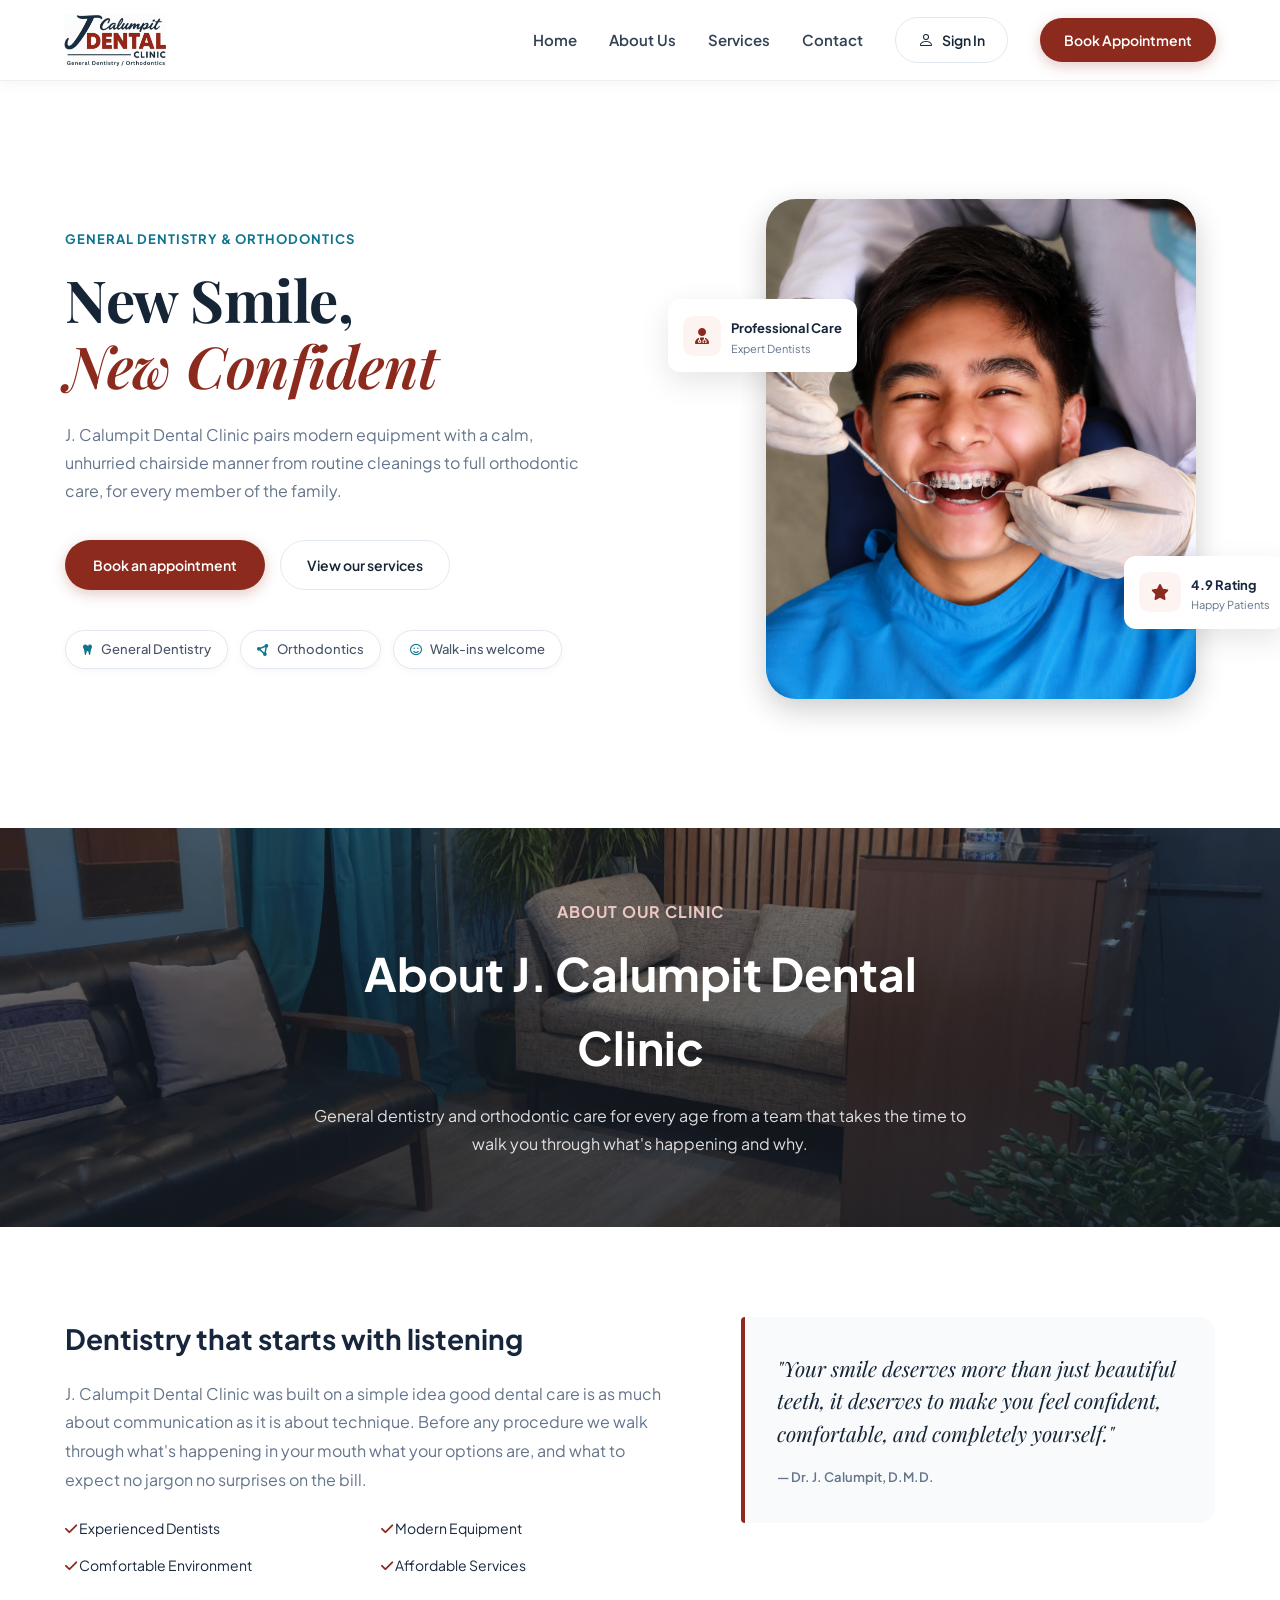
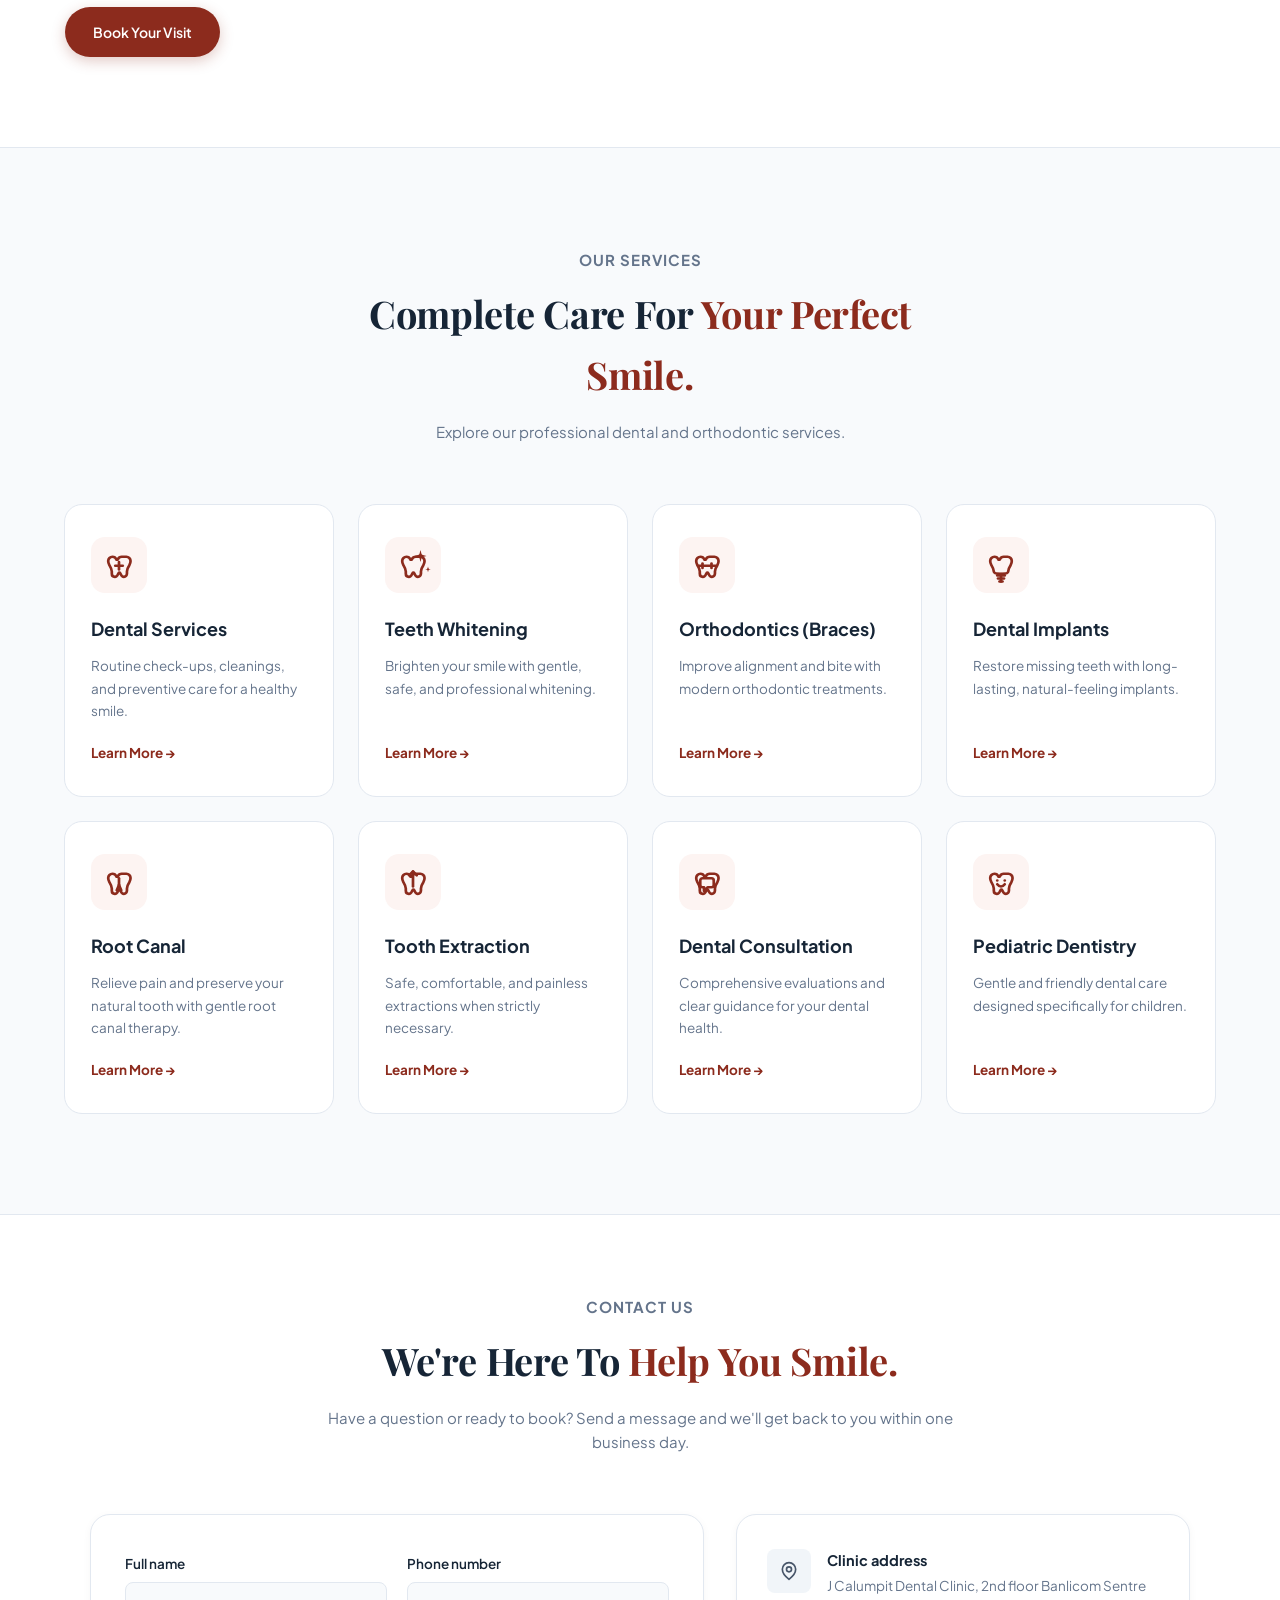
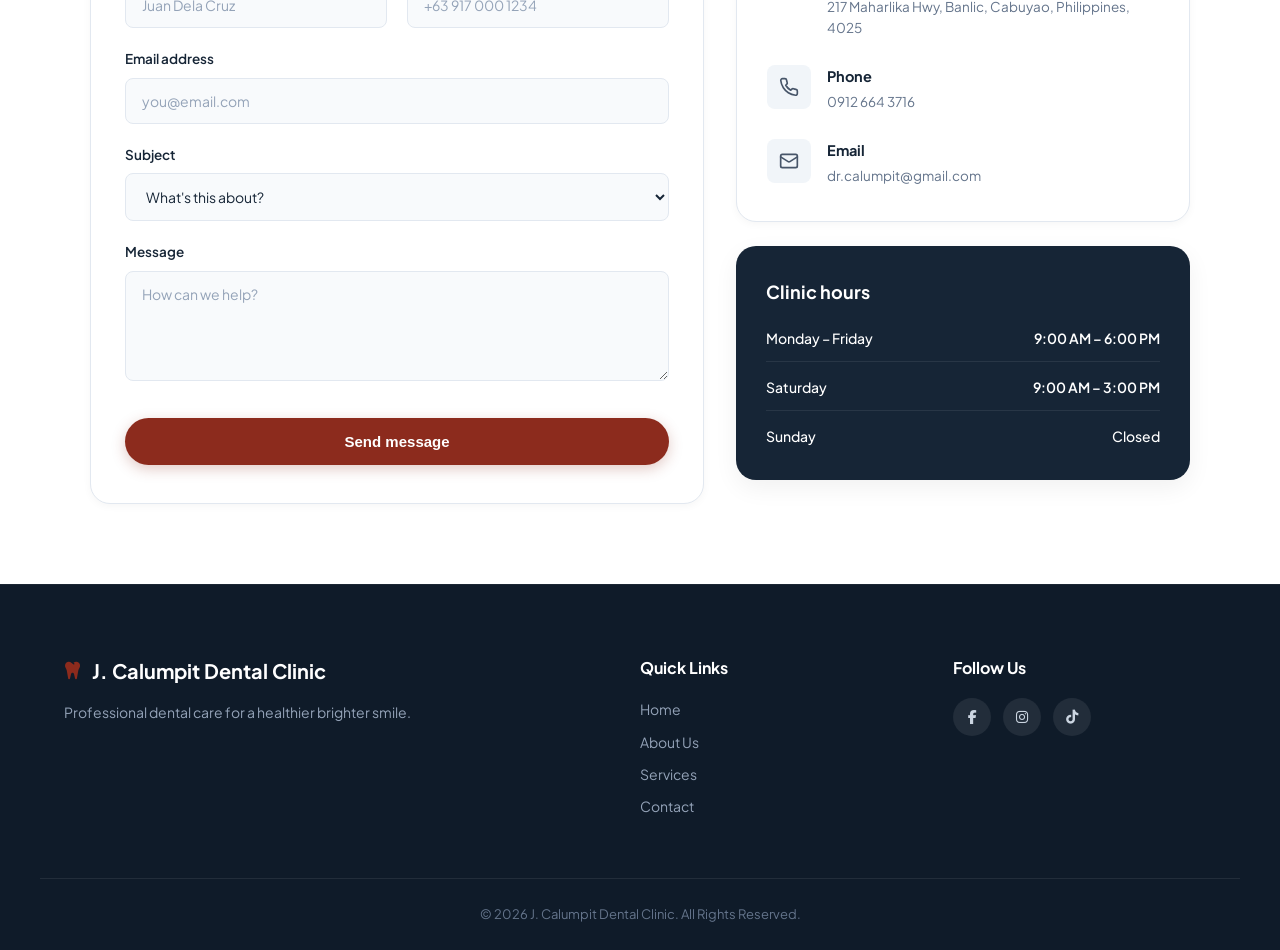
<file: jcalumpit/index.html>
<!doctype html>
<html lang="en">
  <head>
    <meta charset="UTF-8" />
    <meta name="viewport" content="width=device-width, initial-scale=1.0" />
    <title>J. Calumpit Dental Clinic - Landing Page</title>
    <link rel="stylesheet" href="style.css" />
    <link
      rel="stylesheet"
      href="https://cdnjs.cloudflare.com/ajax/libs/font-awesome/6.5.2/css/all.min.css"
    />
    <link rel="preconnect" href="https://fonts.googleapis.com" />
    <link rel="preconnect" href="https://fonts.gstatic.com" crossorigin />
    <link
      href="https://fonts.googleapis.com/css2?family=Playfair+Display:ital,wght@0,500;0,600;0,700;1,400;1,600&family=Plus+Jakarta+Sans:wght@300;400;500;600;700&display=swap"
      rel="stylesheet"
    />
  </head>
  <body>
    <!-- HEADER -->
    <header>
      <div class="container navbar">
        <a href="#home-link" class="logo">
          <img
            src="media/logo.jpg"
            alt="J. Calumpit Dental Clinic"
            onerror="
              this.style.display = 'none';
              this.nextElementSibling.style.display = 'flex';
            "
          />
          <div class="logo-fallback" style="display: none">
            <i class="fa-solid fa-tooth"></i>
            <span><strong>J. Calumpit</strong> Dental Clinic</span>
          </div>
        </a>

        <!-- Hamburger Checkbox & Toggle Button -->
        <input type="checkbox" id="sidebar-active" />
        <label
          for="sidebar-active"
          class="open-sidebar-button"
          aria-label="Open Navigation Menu"
        >
          <svg
            xmlns="http://www.w3.org/2000/svg"
            width="28"
            height="28"
            fill="currentColor"
            viewBox="0 0 16 16"
          >
            <path
              fill-rule="evenodd"
              d="M2.5 12a.5.5 0 0 1 .5-.5h10a.5.5 0 0 1 0 1H3a.5.5 0 0 1-.5-.5m0-4a.5.5 0 0 1 .5-.5h10a.5.5 0 0 1 0 1H3a.5.5 0 0 1-.5-.5m0-4a.5.5 0 0 1 .5-.5h10a.5.5 0 0 1 0 1H3a.5.5 0 0 1-.5-.5"
            />
          </svg>
        </label>

        <!-- Overlay backdrop to close sidebar on tap/click -->
        <label for="sidebar-active" class="sidebar-overlay"></label>

        <nav>
          <div class="sidebar-close-btn">
            <label for="sidebar-active" aria-label="Close Navigation Menu">
              <svg
                xmlns="http://www.w3.org/2000/svg"
                width="28"
                height="28"
                fill="currentColor"
                viewBox="0 0 16 16"
              >
                <path
                  d="M4.646 4.646a.5.5 0 0 1 .708 0L8 7.293l2.646-2.647a.5.5 0 0 1 .708.708L8.707 8l2.647 2.646a.5.5 0 0 1-.708.708L8 8.707l-2.646 2.647a.5.5 0 0 1-.708-.708L7.293 8 4.646 5.354a.5.5 0 0 1 0-.708"
                />
              </svg>
            </label>
          </div>

          <a href="#home-link">Home</a>
          <a href="#about-link">About Us</a>
          <a href="#services-link">Services</a>
          <a href="#contact-link">Contact</a>

          <a href="login.html" class="nav-signin" id="authLink">
            <svg
              xmlns="http://www.w3.org/2000/svg"
              width="16"
              height="16"
              fill="currentColor"
              class="bi bi-person"
              viewBox="0 0 16 16"
            >
              <path
                d="M8 8a3 3 0 1 0 0-6 3 3 0 0 0 0 6m2-3a2 2 0 1 1-4 0 2 2 0 0 1 4 0m4 8c0 1-1 1-1 1H3s-1 0-1-1 1-4 6-4 6 3 6 4m-1-.004c-.001-.246-.154-.986-.832-1.664C11.516 10.68 10.289 10 8 10s-3.516.68-4.168 1.332c-.678.678-.83 1.418-.832 1.664z"
              />
            </svg>
            <span id="authLabel">Sign In</span>
          </a>
          <a href="appointment.html" class="nav-book-btn">Book Appointment</a>
        </nav>
      </div>
    </header>

    <!-- HERO -->
    <section class="hero" id="home-link">
      <div class="hero-content">
        <p class="small-title">General Dentistry &amp; Orthodontics</p>

        <h1>
          New Smile, <br />
          <span class="highlight-text">New Confident</span>
        </h1>

        <p class="hero-text">
          J. Calumpit Dental Clinic pairs modern equipment with a calm,
          unhurried chairside manner from routine cleanings to full orthodontic
          care, for every member of the family.
        </p>

        <div class="hero-buttons">
          <a href="appointment.html" class="primary-btn">
            Book an appointment
          </a>
          <a href="#services-link" class="secondary-btn"> View our services </a>
        </div>

        <div class="hero-pills">
          <span class="pill-tag"
            ><i class="fa-solid fa-tooth"></i> General Dentistry</span
          >
          <span class="pill-tag"
            ><i class="fa-solid fa-circle-nodes"></i> Orthodontics</span
          >
          <span class="pill-tag"
            ><i class="fa-regular fa-face-smile"></i> Walk-ins welcome</span
          >
        </div>
      </div>

      <div class="hero-image">
        <div class="image-circle"></div>

        <img src="media/hero-image.png" alt="Dentist" />

        <div class="floating-card card-one">
          <i class="fa-solid fa-user-doctor"></i>

          <div>
            <strong>Professional Care</strong>
            <p>Expert Dentists</p>
          </div>
        </div>

        <div class="floating-card card-two">
          <i class="fa-solid fa-star"></i>

          <div>
            <strong>4.9 Rating</strong>
            <p>Happy Patients</p>
          </div>
        </div>
      </div>
    </section>

    <!-- ABOUT -->
    <section class="about" id="about-link">
      <div class="about-banner imageReveal">
        <div class="about-banner-content">
          <p class="section-tag">ABOUT OUR CLINIC</p>

          <h2>About J. Calumpit Dental Clinic</h2>

          <p>
            General dentistry and orthodontic care for every age from a team
            that takes the time to walk you through what's happening and why.
          </p>
        </div>
      </div>

      <div class="about-body">
        <div class="about-narrative autoShow">
          <h3>Dentistry that starts with listening</h3>

          <p>
            J. Calumpit Dental Clinic was built on a simple idea good dental
            care is as much about communication as it is about technique. Before
            any procedure we walk through what's happening in your mouth what
            your options are, and what to expect no jargon no surprises on the
            bill.
          </p>

          <div class="about-features">
            <div><i class="fa-solid fa-check"></i> Experienced Dentists</div>

            <div><i class="fa-solid fa-check"></i> Modern Equipment</div>

            <div><i class="fa-solid fa-check"></i> Comfortable Environment</div>

            <div><i class="fa-solid fa-check"></i> Affordable Services</div>
          </div>

          <a href="#contact-link" class="primary-btn">Book Your Visit</a>
        </div>

        <div class="about-quote autoShow">
          <p>
            "Your smile deserves more than just beautiful teeth, it deserves to
            make you feel confident, comfortable, and completely yourself."
          </p>
          <span>— Dr. J. Calumpit, D.M.D.</span>
        </div>
      </div>
    </section>

    <!-- SERVICES SECTION -->
    <section class="services section" id="services-link">
      <div class="container">
        <div class="section-heading">
          <p class="section-tag">OUR SERVICES</p>
          <h2>
            Complete Care For
            <span>Your Perfect Smile.</span>
          </h2>
          <p>Explore our professional dental and orthodontic services.</p>
        </div>

        <div class="services-grid">
          <!-- Service 1 -->
          <div class="service-card">
            <div class="service-icon">
              <svg
                xmlns="http://www.w3.org/2000/svg"
                viewBox="0 0 24 24"
                width="36"
                height="36"
                fill="none"
                stroke="currentColor"
                stroke-width="1.8"
                stroke-linecap="round"
                stroke-linejoin="round"
              >
                <path
                  d="M13.8 6.5c-1.1 0-2.1.7-2.6 1.7-.2.4-.8.4-1 0-.4-1-1.4-1.7-2.6-1.7-1.5 0-2.8 1.2-2.8 2.8 0 1.1.4 2 .8 2.8 1.1 1.8 1.6 3 1.6 4.3v1.3c0 1.3.9 2.2 2 2.2 1 0 1.7-.7 2-1.5l.6-1.1c.2-.4.7-.4.9 0l.6 1.1c.3.8 1 1.5 2 1.5 1.1 0 2-1 2-2.2v-1.3c0-1.3.4-2.5 1.6-4.3.4-.8.8-1.7.8-2.8 0-1.6-1.3-2.8-2.8-2.8z"
                />
                <path d="M12 10v5" />
                <path d="M9.5 12.5h5" />
              </svg>
            </div>
            <h3>Dental Services</h3>
            <p>
              Routine check-ups, cleanings, and preventive care for a healthy
              smile.
            </p>
            <a href="#contact-link" class="service-link">Learn More &rarr;</a>
          </div>

          <!-- Service 2 -->
          <div class="service-card">
            <div class="service-icon">
              <svg
                xmlns="http://www.w3.org/2000/svg"
                viewBox="0 0 24 24"
                width="36"
                height="36"
                fill="none"
                stroke="currentColor"
                stroke-width="1.8"
                stroke-linecap="round"
                stroke-linejoin="round"
              >
                <path
                  d="M17 2l.6 2.4c.1.5.5.9 1 1l2.4.6-2.4.6c-.5.1-.9.5-1 1l-.6 2.4-.6-2.4c-.1-.5-.5-.9-1-1l-2.4-.6 2.4-.6c.5-.1.9-.5 1-1z"
                  fill="currentColor"
                  stroke="none"
                />
                <path
                  d="M22 13l.3 1.2c.1.2.2.3.4.4l1.2.3-1.2.3c-.2.1-.3.2-.4.4l-.3 1.2-.3-1.2c-.1-.2-.2-.3-.4-.4l-1.2-.3 1.2-.3c.2-.1.3-.2.4-.4z"
                  fill="currentColor"
                  stroke="none"
                />
                <path
                  d="M13.8 6.5c-1.1 0-2.1.7-2.6 1.7-.2.4-.8.4-1 0-.4-1-1.4-1.7-2.6-1.7-1.5 0-2.8 1.2-2.8 2.8 0 1.1.4 2 .8 2.8 1.1 1.8 1.6 3 1.6 4.3v1.3c0 1.3.9 2.2 2 2.2 1 0 1.7-.7 2-1.5l.6-1.1c.2-.4.7-.4.9 0l.6 1.1c.3.8 1 1.5 2 1.5 1.1 0 2-1 2-2.2v-1.3c0-1.3.4-2.5 1.6-4.3.4-.8.8-1.7.8-2.8 0-1.6-1.3-2.8-2.8-2.8z"
                />
              </svg>
            </div>
            <h3>Teeth Whitening</h3>
            <p>
              Brighten your smile with gentle, safe, and professional whitening.
            </p>
            <a href="#contact-link" class="service-link">Learn More &rarr;</a>
          </div>

          <!-- Service 3 -->
          <div class="service-card">
            <div class="service-icon">
              <svg
                xmlns="http://www.w3.org/2000/svg"
                viewBox="0 0 24 24"
                width="36"
                height="36"
                fill="none"
                stroke="currentColor"
                stroke-width="1.8"
                stroke-linecap="round"
                stroke-linejoin="round"
              >
                <path
                  d="M13.8 6.5c-1.1 0-2.1.7-2.6 1.7-.2.4-.8.4-1 0-.4-1-1.4-1.7-2.6-1.7-1.5 0-2.8 1.2-2.8 2.8 0 1.1.4 2 .8 2.8 1.1 1.8 1.6 3 1.6 4.3v1.3c0 1.3.9 2.2 2 2.2 1 0 1.7-.7 2-1.5l.6-1.1c.2-.4.7-.4.9 0l.6 1.1c.3.8 1 1.5 2 1.5 1.1 0 2-1 2-2.2v-1.3c0-1.3.4-2.5 1.6-4.3.4-.8.8-1.7.8-2.8 0-1.6-1.3-2.8-2.8-2.8z"
                />
                <path d="M6 12.5h12" />
                <path d="M9 11v3" />
                <path d="M15 11v3" />
              </svg>
            </div>
            <h3>Orthodontics (Braces)</h3>
            <p>
              Improve alignment and bite with modern orthodontic treatments.
            </p>
            <a href="#contact-link" class="service-link">Learn More &rarr;</a>
          </div>

          <!-- Service 4 -->
          <div class="service-card">
            <div class="service-icon">
              <svg
                xmlns="http://www.w3.org/2000/svg"
                viewBox="0 0 24 24"
                width="36"
                height="36"
                fill="none"
                stroke="currentColor"
                stroke-width="1.8"
                stroke-linecap="round"
                stroke-linejoin="round"
              >
                <path
                  d="M13.8 6.5c-1.1 0-2.1.7-2.6 1.7-.2.4-.8.4-1 0-.4-1-1.4-1.7-2.6-1.7-1.5 0-2.8 1.2-2.8 2.8 0 1.1.4 2 .8 2.8 1.1 1.8 1.6 3 1.6 4.3 0 1 1.5 1.5 4.8 1.5s4.8-.5 4.8-1.5c0-1.3.4-2.5 1.6-4.3.4-.8.8-1.7.8-2.8 0-1.6-1.3-2.8-2.8-2.8z"
                />
                <path d="M12 18v5" />
                <path d="M9.5 19h5" />
                <path d="M10 21h4" />
                <path d="M11 23h2" />
              </svg>
            </div>
            <h3>Dental Implants</h3>
            <p>
              Restore missing teeth with long-lasting, natural-feeling implants.
            </p>
            <a href="#contact-link" class="service-link">Learn More &rarr;</a>
          </div>

          <!-- Service 5 -->
          <div class="service-card">
            <div class="service-icon">
              <svg
                xmlns="http://www.w3.org/2000/svg"
                viewBox="0 0 24 24"
                width="36"
                height="36"
                fill="none"
                stroke="currentColor"
                stroke-width="1.8"
                stroke-linecap="round"
                stroke-linejoin="round"
              >
                <path
                  d="M13.8 6.5c-1.1 0-2.1.7-2.6 1.7-.2.4-.8.4-1 0-.4-1-1.4-1.7-2.6-1.7-1.5 0-2.8 1.2-2.8 2.8 0 1.1.4 2 .8 2.8 1.1 1.8 1.6 3 1.6 4.3v1.3c0 1.3.9 2.2 2 2.2 1 0 1.7-.7 2-1.5l.6-1.1c.2-.4.7-.4.9 0l.6 1.1c.3.8 1 1.5 2 1.5 1.1 0 2-1 2-2.2v-1.3c0-1.3.4-2.5 1.6-4.3.4-.8.8-1.7.8-2.8 0-1.6-1.3-2.8-2.8-2.8z"
                />
                <path d="M12 9.5v4.5" />
                <path d="M12 14l-1.5 3.5" />
                <path d="M12 14l1.5 3.5" />
              </svg>
            </div>
            <h3>Root Canal</h3>
            <p>
              Relieve pain and preserve your natural tooth with gentle root
              canal therapy.
            </p>
            <a href="#contact-link" class="service-link">Learn More &rarr;</a>
          </div>

          <!-- Service 6 -->
          <div class="service-card">
            <div class="service-icon">
              <svg
                xmlns="http://www.w3.org/2000/svg"
                viewBox="0 0 24 24"
                width="36"
                height="36"
                fill="none"
                stroke="currentColor"
                stroke-width="1.8"
                stroke-linecap="round"
                stroke-linejoin="round"
              >
                <path
                  d="M13.8 6.5c-1.1 0-2.1.7-2.6 1.7-.2.4-.8.4-1 0-.4-1-1.4-1.7-2.6-1.7-1.5 0-2.8 1.2-2.8 2.8 0 1.1.4 2 .8 2.8 1.1 1.8 1.6 3 1.6 4.3v1.3c0 1.3.9 2.2 2 2.2 1 0 1.7-.7 2-1.5l.6-1.1c.2-.4.7-.4.9 0l.6 1.1c.3.8 1 1.5 2 1.5 1.1 0 2-1 2-2.2v-1.3c0-1.3.4-2.5 1.6-4.3.4-.8.8-1.7.8-2.8 0-1.6-1.3-2.8-2.8-2.8z"
                />
                <path d="M12 15V5" />
                <path d="M9.5 7.5L12 5l2.5 2.5" />
              </svg>
            </div>
            <h3>Tooth Extraction</h3>
            <p>
              Safe, comfortable, and painless extractions when strictly
              necessary.
            </p>
            <a href="#contact-link" class="service-link">Learn More &rarr;</a>
          </div>

          <!-- Service 7 -->
          <div class="service-card">
            <div class="service-icon">
              <svg
                xmlns="http://www.w3.org/2000/svg"
                viewBox="0 0 24 24"
                width="36"
                height="36"
                fill="none"
                stroke="currentColor"
                stroke-width="1.8"
                stroke-linecap="round"
                stroke-linejoin="round"
              >
                <path
                  d="M13.8 6.5c-1.1 0-2.1.7-2.6 1.7-.2.4-.8.4-1 0-.4-1-1.4-1.7-2.6-1.7-1.5 0-2.8 1.2-2.8 2.8 0 1.1.4 2 .8 2.8 1.1 1.8 1.6 3 1.6 4.3v1.3c0 1.3.9 2.2 2 2.2 1 0 1.7-.7 2-1.5l.6-1.1c.2-.4.7-.4.9 0l.6 1.1c.3.8 1 1.5 2 1.5 1.1 0 2-1 2-2.2v-1.3c0-1.3.4-2.5 1.6-4.3.4-.8.8-1.7.8-2.8 0-1.6-1.3-2.8-2.8-2.8z"
                />
                <path
                  d="M15 9.5H9c-.8 0-1.5.7-1.5 1.5v3c0 .8.7 1.5 1.5 1.5h1v2.5l2.5-2.5h2.5c.8 0 1.5-.7 1.5-1.5v-3c0-.8-.7-1.5-1.5-1.5z"
                />
              </svg>
            </div>
            <h3>Dental Consultation</h3>
            <p>
              Comprehensive evaluations and clear guidance for your dental
              health.
            </p>
            <a href="#contact-link" class="service-link">Learn More &rarr;</a>
          </div>

          <!-- Service 8 -->
          <div class="service-card">
            <div class="service-icon">
              <svg
                xmlns="http://www.w3.org/2000/svg"
                viewBox="0 0 24 24"
                width="36"
                height="36"
                fill="none"
                stroke="currentColor"
                stroke-width="1.8"
                stroke-linecap="round"
                stroke-linejoin="round"
              >
                <path
                  d="M13.8 6.5c-1.1 0-2.1.7-2.6 1.7-.2.4-.8.4-1 0-.4-1-1.4-1.7-2.6-1.7-1.5 0-2.8 1.2-2.8 2.8 0 1.1.4 2 .8 2.8 1.1 1.8 1.6 3 1.6 4.3v1.3c0 1.3.9 2.2 2 2.2 1 0 1.7-.7 2-1.5l.6-1.1c.2-.4.7-.4.9 0l.6 1.1c.3.8 1 1.5 2 1.5 1.1 0 2-1 2-2.2v-1.3c0-1.3.4-2.5 1.6-4.3.4-.8.8-1.7.8-2.8 0-1.6-1.3-2.8-2.8-2.8z"
                />
                <path d="M9.5 11v.01" />
                <path d="M14.5 11v.01" />
                <path d="M9.5 13.5c1.5 2 3.5 2 5 0" />
              </svg>
            </div>
            <h3>Pediatric Dentistry</h3>
            <p>
              Gentle and friendly dental care designed specifically for
              children.
            </p>
            <a href="#contact-link" class="service-link">Learn More &rarr;</a>
          </div>
        </div>
      </div>
    </section>

    <!-- GALLERY SECTION (hidden until photos are added in Admin > Gallery) -->
    <section class="gallery section" id="gallery-link" hidden>
      <div class="container">
        <div class="section-heading">
          <p class="section-tag">OUR GALLERY</p>
          <h2>
            A Look Inside
            <span>Our Clinic.</span>
          </h2>
          <p>Our clinic, our team and the smiles we care for.</p>
        </div>
        <div class="gal-grid" id="galGrid"></div>
        <div class="gal-more">
          <button type="button" class="gal-btn" id="galMore" hidden>
            Show more
          </button>
        </div>
      </div>
    </section>

    <!-- CONTACT SECTION -->
    <section class="contact section" id="contact-link">
      <div class="container">
        <div class="section-heading autoShow">
          <p class="section-tag">CONTACT US</p>

          <h2>
            We're Here To
            <span>Help You Smile.</span>
          </h2>

          <p>
            Have a question or ready to book? Send a message and we'll get back
            to you within one business day.
          </p>
        </div>

        <div class="contact-section-wrapper">
          <div class="contact-layout-grid">
            <!-- Left Column: Contact Form Card -->
            <div class="contact-form-card">
              <form id="contactForm" novalidate>
                <div class="form-double-row">
                  <div class="form-group">
                    <label for="full-name">Full name</label>
                    <input
                      type="text"
                      id="full-name"
                      name="full_name"
                      placeholder="Juan Dela Cruz"
                      required
                    />
                  </div>

                  <div class="form-group">
                    <label for="phone-number">Phone number</label>
                    <input
                      type="tel"
                      id="phone-number"
                      name="phone"
                      placeholder="+63 917 000 1234"
                      required
                    />
                  </div>
                </div>

                <div class="form-group">
                  <label for="email-address">Email address</label>
                  <input
                    type="email"
                    id="email-address"
                    name="email"
                    placeholder="you@email.com"
                    required
                  />
                </div>

                <div class="form-group">
                  <label for="subject">Subject</label>
                  <select id="subject" name="subject" required>
                    <option value="" disabled selected>
                      What's this about?
                    </option>
                    <option value="appointment">Book an Appointment</option>
                    <option value="cleaning">
                      General Check-up &amp; Cleaning
                    </option>
                    <option value="orthodontics">
                      Orthodontics &amp; Braces
                    </option>
                    <option value="whitening">Teeth Whitening</option>
                    <option value="implants">Dental Implants</option>
                    <option value="other">Other Inquiry</option>
                  </select>
                </div>

                <div class="form-group">
                  <label for="message">Message</label>
                  <textarea
                    id="message"
                    name="message"
                    rows="4"
                    placeholder="How can we help?"
                    required
                  ></textarea>
                </div>

                <div class="hp-field" aria-hidden="true">
                  <label for="website">Leave this empty</label>
                  <input
                    type="text"
                    id="website"
                    name="website"
                    tabindex="-1"
                    autocomplete="off"
                  />
                </div>

                <p
                  class="form-status"
                  id="contactStatus"
                  role="status"
                  aria-live="polite"
                ></p>
                <button
                  type="submit"
                  class="contact-submit-btn"
                  id="contactBtn"
                >
                  Send message
                </button>
              </form>
            </div>

            <!-- Right Column: Clinic Details & Clinic Hours -->
            <div class="contact-info-column">
              <!-- Clinic Info Card -->
              <div class="clinic-details-card">
                <!-- Item 1: Address -->
                <div class="contact-detail-row">
                  <div class="detail-icon-box">
                    <svg
                      xmlns="http://www.w3.org/2000/svg"
                      width="20"
                      height="20"
                      viewBox="0 0 24 24"
                      fill="none"
                      stroke="currentColor"
                      stroke-width="2"
                      stroke-linecap="round"
                      stroke-linejoin="round"
                    >
                      <path
                        d="M20 10c0 6-8 12-8 12s-8-6-8-12a8 8 0 0 1 16 0Z"
                      />
                      <circle cx="12" cy="10" r="3" />
                    </svg>
                  </div>
                  <div class="detail-text">
                    <h4>Clinic address</h4>
                    <p>
                      <a
                        href="https://www.google.com/maps/place/JCalumpit+Dental+Clinic/@14.2289586,121.1383411,19.71z/data=!4m6!3m5!1s0x33bd63b4fbb72145:0xb410ed364f82aee7!8m2!3d14.2286764!4d121.1385253!16s%2Fg%2F11j03v718_?entry=ttu&g_ep=EgoyMDI2MDkxNC4wIKXMDSoASAFQAw%3D%3D"
                        target="_blank"
                        rel="noopener noreferrer"
                        >J Calumpit Dental Clinic, 2nd floor Banlicom Sentre 217
                        Maharlika Hwy, Banlic, Cabuyao, Philippines, 4025</a
                      >
                    </p>
                  </div>
                </div>

                <!-- Item 2: Phone -->
                <div class="contact-detail-row">
                  <div class="detail-icon-box">
                    <svg
                      xmlns="http://www.w3.org/2000/svg"
                      width="20"
                      height="20"
                      viewBox="0 0 24 24"
                      fill="none"
                      stroke="currentColor"
                      stroke-width="2"
                      stroke-linecap="round"
                      stroke-linejoin="round"
                    >
                      <path
                        d="M22 16.92v3a2 2 0 0 1-2.18 2 19.79 19.79 0 0 1-8.63-3.07 19.5 19.5 0 0 1-6-6 19.79 19.79 0 0 1-3.07-8.67A2 2 0 0 1 4.11 2h3a2 2 0 0 1 2 1.72 12.84 12.84 0 0 0 .7 2.81 2 2 0 0 1-.45 2.11L8.09 9.91a16 16 0 0 0 6 6l1.27-1.27a2 2 0 0 1 2.11-.45 12.84 12.84 0 0 0 2.81.7A2 2 0 0 1 22 16.92z"
                      />
                    </svg>
                  </div>
                  <div class="detail-text">
                    <h4>Phone</h4>
                    <p>
                      <a
                        href="tel:0912 664 3716"
                        target="_blank"
                        rel="noopener noreferrer"
                        >0912 664 3716</a
                      >
                    </p>
                  </div>
                </div>

                <!-- Item 3: Email -->
                <div class="contact-detail-row">
                  <div class="detail-icon-box">
                    <svg
                      xmlns="http://www.w3.org/2000/svg"
                      width="20"
                      height="20"
                      viewBox="0 0 24 24"
                      fill="none"
                      stroke="currentColor"
                      stroke-width="2"
                      stroke-linecap="round"
                      stroke-linejoin="round"
                    >
                      <rect width="20" height="16" x="2" y="4" rx="2" />
                      <path d="m22 7-8.97 5.7a1.94 1.94 0 0 1-2.06 0L2 7" />
                    </svg>
                  </div>
                  <div class="detail-text">
                    <h4>Email</h4>
                    <p>
                      <a
                        href="mailto:dr.calumpit@gmail.com"
                        target="_blank"
                        rel="noopener noreferrer"
                      >
                        dr.calumpit@gmail.com
                      </a>
                    </p>
                  </div>
                </div>
              </div>

              <!-- Clinic Hours Card -->
              <div class="clinic-hours-card">
                <h3>Clinic hours</h3>
                <div class="hours-schedule">
                  <div class="hours-row">
                    <span class="day-label">Monday &ndash; Friday</span>
                    <span class="time-label">9:00 AM &ndash; 6:00 PM</span>
                  </div>
                  <div class="hours-row">
                    <span class="day-label">Saturday</span>
                    <span class="time-label">9:00 AM &ndash; 3:00 PM</span>
                  </div>
                  <div class="hours-row">
                    <span class="day-label">Sunday</span>
                    <span class="time-label closed-tag">Closed</span>
                  </div>
                </div>
              </div>
            </div>
          </div>
        </div>
      </div>
    </section>

    <!-- FOOTER -->
    <footer>
      <div class="container footer-content">
        <div>
          <h2>
            <i class="fa-solid fa-tooth"></i>
            J. Calumpit Dental Clinic
          </h2>
          <p>Professional dental care for a healthier brighter smile.</p>
        </div>

        <div>
          <h3>Quick Links</h3>
          <a href="#home-link">Home</a>
          <a href="#about-link">About Us</a>
          <a href="#services-link">Services</a>
          <a href="#contact-link">Contact</a>
        </div>

        <div>
          <h3>Follow Us</h3>
          <div class="footer-social">
            <a
              href="https://www.facebook.com/jcalumpitdental"
              target="_blank"
              rel="noopener noreferrer"
              aria-label="Facebook"
            >
              <i class="fa-brands fa-facebook-f"></i>
            </a>
            <a
              href="https://www.instagram.com/j.calumpitdental_/"
              target="_blank"
              rel="noopener noreferrer"
              aria-label="Instagram"
            >
              <i class="fa-brands fa-instagram"></i>
            </a>
            <a
              href="https://www.tiktok.com/@j..calumpit.denta"
              target="_blank"
              rel="noopener noreferrer"
              aria-label="TikTok"
            >
              <i class="fa-brands fa-tiktok"></i>
            </a>
          </div>
        </div>
      </div>

      <div class="footer-bottom">
        &copy; 2026 J. Calumpit Dental Clinic. All Rights Reserved.
      </div>
    </footer>

    <script src="assets/site.js"></script>
  </body>
</html>
</file>
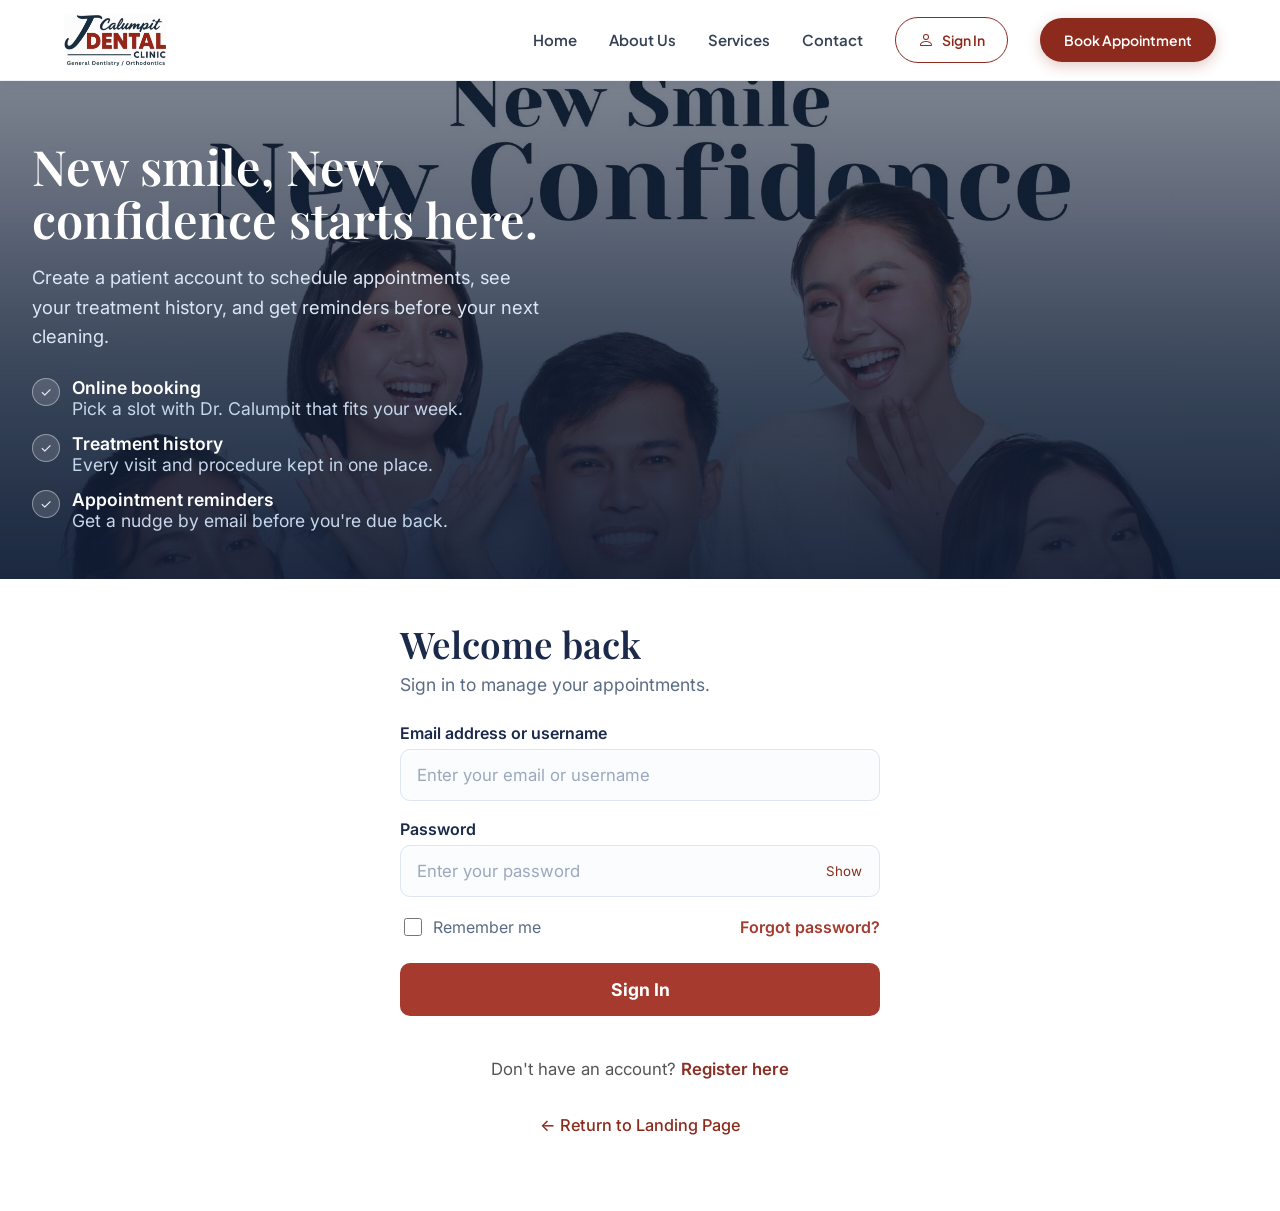
<file: jcalumpit/admin/index.html>
<!doctype html>
<html lang="en">
  <head>
    <meta charset="UTF-8" />
    <meta name="viewport" content="width=device-width, initial-scale=1" />
    <title>Admin Panel — J. Calumpit Dental Clinic</title>
    <link rel="preconnect" href="https://fonts.googleapis.com" />
    <link rel="preconnect" href="https://fonts.gstatic.com" crossorigin />
    <link
      href="https://fonts.googleapis.com/css2?family=Playfair+Display:wght@600;700&family=Inter:wght@400;500;600;700&display=swap"
      rel="stylesheet"
    />
    <style>
      /* Shared styles for the patient dashboard and the staff/admin panel.
   Same brand as the rest of the site: navy + brick red, Playfair Display + Inter. */
      :root {
        --maroon: #9b2c22;
        --maroon-dark: #7d221a;
        --navy: #16264a;
        --navy-deep: #0f1b33;
        --ink: #111827;
        --muted: #4b5563;
        --line: #e5e7eb;
        --field: #f7f8fb;
        --sky: #eaf1f8;
        --white: #fff;
        --serif: "Playfair Display", Georgia, serif;
        --sans: "Inter", system-ui, sans-serif;
      }
      * {
        box-sizing: border-box;
      }
      html,
      body {
        margin: 0;
      }
      body {
        font-family: var(--sans);
        color: var(--ink);
        background: var(--sky);
        min-height: 100vh;
      }
      a {
        color: inherit;
      }
      h1,
      h2,
      h3 {
        margin: 0;
      }
      .serif {
        font-family: var(--serif);
        color: var(--navy);
      }
      .muted {
        color: var(--muted);
      }
      .hidden {
        display: none !important;
      }

      /* ---------- buttons ---------- */
      .btn {
        display: inline-flex;
        align-items: center;
        justify-content: center;
        gap: 6px;
        border: 1px solid transparent;
        border-radius: 8px;
        padding: 10px 18px;
        font: 600 0.92rem var(--sans);
        white-space: nowrap;
        cursor: pointer;
        text-decoration: none;
        transition:
          background 0.15s,
          border-color 0.15s;
      }
      .btn-primary {
        background: var(--maroon);
        color: #fff;
      }
      .btn-primary:hover {
        background: var(--maroon-dark);
      }
      .btn-ghost {
        background: #fff;
        border-color: var(--line);
        color: var(--navy);
      }
      .btn-ghost:hover {
        background: var(--field);
        border-color: #cfd6e2;
      }
      .btn-sm {
        padding: 6px 12px;
        font-size: 0.82rem;
      }
      .btn-ok {
        background: #166534;
        color: #fff;
      }
      .btn-ok:hover {
        background: #14532d;
      }
      .btn-danger {
        background: #fff;
        border-color: #f0c4c0;
        color: #b42318;
      }
      .btn-danger:hover {
        background: #fef3f2;
      }
      .btn:disabled {
        opacity: 0.6;
        cursor: wait;
      }
      .btn:focus-visible,
      input:focus-visible,
      select:focus-visible,
      textarea:focus-visible {
        outline: 2px solid var(--maroon);
        outline-offset: 2px;
      }

      /* ---------- badges ---------- */
      .badge {
        display: inline-block;
        padding: 3px 10px;
        border-radius: 999px;
        font-size: 0.76rem;
        font-weight: 700;
        white-space: nowrap;
      }
      .badge-pending {
        background: #fef3c7;
        color: #92400e;
      }
      .badge-approved {
        background: #dcfce7;
        color: #166534;
      }
      .badge-rescheduled {
        background: #dbeafe;
        color: #1e40af;
      }
      .badge-declined {
        background: #fee2e2;
        color: #991b1b;
      }
      .badge-cancelled {
        background: #e5e7eb;
        color: #374151;
      }
      .badge-completed {
        background: #e0e7ff;
        color: #3730a3;
      }

      /* ---------- forms ---------- */
      .f-row {
        display: flex;
        flex-direction: column;
        gap: 6px;
        margin-bottom: 14px;
      }
      .f-row label {
        font-size: 0.85rem;
        font-weight: 600;
      }
      input:not([type="checkbox"]):not([type="radio"]):not([type="file"]),
      select,
      textarea {
        width: 100%;
        font: inherit;
        font-size: 0.92rem;
        padding: 10px 12px;
        border: 1px solid var(--line);
        border-radius: 8px;
        background: var(--field);
        color: var(--ink);
      }
      textarea {
        min-height: 80px;
        resize: vertical;
      }
      input:focus,
      select:focus,
      textarea:focus {
        outline: none;
        border-color: var(--maroon);
        background: #fff;
        box-shadow: 0 0 0 3px rgba(155, 44, 34, 0.15);
      }

      /* ---------- cards & tables ---------- */
      .card {
        background: #fff;
        border: 1px solid var(--line);
        border-radius: 14px;
        padding: 22px;
      }
      .card h3 {
        font-family: var(--serif);
        font-size: 1.15rem;
        color: var(--navy);
        margin-bottom: 14px;
      }
      .table-wrap {
        overflow-x: auto;
      }
      table {
        width: 100%;
        border-collapse: collapse;
        font-size: 0.9rem;
      }
      th {
        text-align: left;
        font-size: 0.74rem;
        letter-spacing: 0.05em;
        text-transform: uppercase;
        color: var(--muted);
        padding: 10px 12px;
        border-bottom: 1px solid var(--line);
        white-space: nowrap;
      }
      td {
        padding: 12px;
        border-bottom: 1px solid #f0f2f6;
        vertical-align: top;
      }
      tr:last-child td {
        border-bottom: 0;
      }
      tbody tr.clickable {
        cursor: pointer;
      }
      tbody tr.clickable:hover td {
        background: var(--field);
      }
      td small {
        display: block;
        color: var(--muted);
        margin-top: 2px;
      }
      .actions {
        display: flex;
        flex-wrap: wrap;
        gap: 6px;
      }
      .empty {
        text-align: center;
        color: var(--muted);
        padding: 36px 12px;
      }

      /* ---------- modal & toast ---------- */
      dialog {
        border: 0;
        border-radius: 14px;
        padding: 0;
        width: min(480px, calc(100vw - 32px));
        box-shadow: 0 24px 60px rgba(15, 27, 51, 0.35);
        color: var(--ink);
      }
      dialog.wide {
        width: min(720px, calc(100vw - 32px));
      }
      dialog::backdrop {
        background: rgba(15, 27, 51, 0.55);
      }
      .modal-body {
        padding: 26px;
      }
      .modal-body h3 {
        font-family: var(--serif);
        font-size: 1.35rem;
        color: var(--navy);
        margin-bottom: 6px;
      }
      .modal-sub {
        color: var(--muted);
        font-size: 0.9rem;
        margin: 0 0 18px;
      }
      .modal-err {
        color: #b42318;
        font-size: 0.85rem;
        margin: 0 0 12px;
      }
      .modal-err:empty {
        display: none;
      }
      .modal-actions {
        display: flex;
        justify-content: flex-end;
        gap: 10px;
        margin-top: 18px;
      }
      .toast {
        position: fixed;
        left: 50%;
        bottom: 24px;
        transform: translate(-50%, 20px);
        background: var(--navy-deep);
        color: #fff;
        padding: 12px 20px;
        border-radius: 10px;
        font-size: 0.9rem;
        opacity: 0;
        pointer-events: none;
        transition:
          opacity 0.2s,
          transform 0.2s;
        z-index: 50;
        max-width: calc(100vw - 32px);
      }
      .toast.show {
        opacity: 1;
        transform: translate(-50%, 0);
      }
      .toast.error {
        background: #b42318;
      }

      @media (prefers-reduced-motion: reduce) {
        * {
          transition: none !important;
        }
      }

      /* Admin panel layout (builds on the shared styles above). Light sidebar + top bar, card-based pages. */
      body.admin {
        background: #f4f6fb;
      }
      .hidden {
        display: none !important;
      }
      .grow {
        flex: 1;
      }
      .app {
        display: grid;
        grid-template-columns: 264px minmax(0, 1fr);
        min-height: 100vh;
      }
      .app.collapsed {
        grid-template-columns: minmax(0, 1fr);
      }
      .app.collapsed .sidebar {
        display: none;
      }

      /* ---------- sidebar ---------- */
      .sidebar {
        background: #fff;
        border-right: 1px solid var(--line);
        padding: 22px 14px;
        display: flex;
        flex-direction: column;
        position: sticky;
        top: 0;
        height: 100vh;
        overflow-y: auto;
      }
      .sb-logo {
        display: block;
        padding: 0 8px;
      }
      .sb-logo img {
        height: 48px;
        width: auto;
        display: block;
      }
      .sb-nav {
        margin-top: 26px;
        display: flex;
        flex-direction: column;
        gap: 4px;
      }
      .sb-item {
        display: flex;
        align-items: center;
        gap: 14px;
        width: 100%;
        padding: 11px 14px;
        border: 0;
        border-radius: 10px;
        background: none;
        font: 500 0.95rem var(--sans);
        color: #344054;
        cursor: pointer;
        text-align: left;
      }
      .sb-item:hover {
        background: #f4f6fb;
      }
      .sb-item.active {
        background: #f1f2f6;
        color: var(--maroon);
        font-weight: 600;
      }
      .sb-item .pill {
        margin-left: auto;
        background: var(--maroon);
        color: #fff;
        border-radius: 999px;
        font-size: 0.7rem;
        padding: 1px 8px;
      }
      .sb-foot {
        margin-top: auto;
        padding-top: 14px;
        border-top: 1px solid var(--line);
      }
      .sb-backdrop {
        display: none;
      }

      /* ---------- top bar ---------- */
      .topbar {
        height: 72px;
        background: #fff;
        border-bottom: 1px solid var(--line);
        display: flex;
        align-items: center;
        gap: 16px;
        padding: 0 24px;
        position: sticky;
        top: 0;
        z-index: 20;
      }
      .topbar h1 {
        font: 600 1.25rem var(--sans);
        color: var(--navy);
      }
      .icon-btn {
        position: relative;
        width: 36px;
        height: 36px;
        border-radius: 9px;
        border: 0;
        background: none;
        display: inline-grid;
        place-items: center;
        cursor: pointer;
        color: #475467;
      }
      .icon-btn:hover {
        background: #f1f2f6;
      }
      .icon-btn.ib-edit {
        color: #3b6fd4;
      }
      .icon-btn.ib-view {
        color: #6b5bd2;
      }
      .icon-btn.ib-ok {
        color: #16a34a;
      }
      .icon-btn.ib-del {
        color: #d92d20;
      }
      .count-dot {
        position: absolute;
        top: 2px;
        right: 2px;
        min-width: 17px;
        height: 17px;
        padding: 0 4px;
        border-radius: 999px;
        background: var(--maroon);
        color: #fff;
        font-size: 0.65rem;
        font-weight: 700;
        display: grid;
        place-items: center;
      }
      .userbox {
        position: relative;
      }
      .userbtn {
        display: flex;
        align-items: center;
        gap: 10px;
        border: 0;
        background: none;
        cursor: pointer;
        padding: 4px 6px;
        border-radius: 10px;
        font-family: var(--sans);
        color: var(--ink);
      }
      .userbtn:hover {
        background: #f1f2f6;
      }
      .avatar {
        width: 38px;
        height: 38px;
        border-radius: 50%;
        background: var(--navy);
        color: #fff;
        display: grid;
        place-items: center;
        font-weight: 700;
        font-size: 0.85rem;
      }
      .who {
        display: flex;
        flex-direction: column;
        text-align: left;
        line-height: 1.25;
      }
      .who strong {
        font-size: 0.88rem;
      }
      .who small {
        color: var(--muted);
        font-size: 0.75rem;
      }
      .menu {
        position: absolute;
        right: 0;
        top: 48px;
        min-width: 180px;
        background: #fff;
        border: 1px solid var(--line);
        border-radius: 10px;
        box-shadow: 0 12px 30px rgba(15, 27, 51, 0.14);
        padding: 6px;
        z-index: 30;
      }
      .menu a {
        display: block;
        padding: 9px 12px;
        border-radius: 8px;
        font-size: 0.9rem;
        text-decoration: none;
        cursor: pointer;
      }
      .menu a:hover {
        background: #f4f6fb;
      }

      .content {
        padding: 24px clamp(14px, 2.4vw, 32px) 64px;
        min-width: 0;
      }
      .loading {
        color: var(--muted);
        padding: 40px 0;
        text-align: center;
      }
      .sub-head {
        display: flex;
        justify-content: space-between;
        align-items: center;
        gap: 12px;
        flex-wrap: wrap;
        margin-bottom: 16px;
      }
      .sub-head h2 {
        font: 600 1.15rem var(--sans);
        color: var(--navy);
      }

      /* ---------- stat cards ---------- */
      .cards {
        display: grid;
        grid-template-columns: repeat(auto-fit, minmax(200px, 1fr));
        gap: 16px;
        margin-bottom: 20px;
      }
      @media (min-width: 1200px) {
        .cards.five {
          grid-template-columns: repeat(5, minmax(0, 1fr));
        }
      }
      .sc {
        background: #fff;
        border: 1px solid var(--line);
        border-radius: 14px;
        padding: 18px;
        display: flex;
        gap: 14px;
        align-items: flex-start;
      }
      .sc .ico {
        flex: 0 0 auto;
        width: 46px;
        height: 46px;
        border-radius: 12px;
        display: grid;
        place-items: center;
      }
      .sc .lbl {
        font-size: 0.82rem;
        color: var(--muted);
      }
      .sc .val {
        font: 700 1.55rem/1.25 var(--sans);
        color: var(--navy);
      }
      .sc .sub {
        font-size: 0.78rem;
        margin-top: 2px;
      }
      .sc .more {
        display: inline-block;
        margin-top: 8px;
        font-size: 0.8rem;
        color: var(--maroon);
        font-weight: 600;
        text-decoration: none;
      }
      .sc .more:hover {
        text-decoration: underline;
      }
      .up {
        color: #16a34a;
      }
      .down {
        color: #d92d20;
      }
      .tone-blue {
        background: #e8efff;
        color: #3b6fd4;
      }
      .tone-green {
        background: #e3f6ea;
        color: #16a34a;
      }
      .tone-orange {
        background: #fff0e3;
        color: #e07a1f;
      }
      .tone-violet {
        background: #efe9ff;
        color: #6b5bd2;
      }
      .tone-red {
        background: #fde8e6;
        color: #d92d20;
      }
      .tone-pink {
        background: #fde7f1;
        color: #d6336c;
      }
      .tone-teal {
        background: #dff4f6;
        color: #0e7490;
      }

      /* ---------- panels & grids ---------- */
      .panel {
        background: #fff;
        border: 1px solid var(--line);
        border-radius: 14px;
        padding: 20px;
        min-width: 0;
      }
      .panel-h {
        display: flex;
        justify-content: space-between;
        align-items: center;
        gap: 10px;
        flex-wrap: wrap;
        margin-bottom: 14px;
      }
      .panel-h h3 {
        font: 600 1rem var(--sans);
        color: var(--navy);
        margin: 0;
      }
      .panel-h h3 small {
        font-weight: 400;
        color: var(--muted);
      }
      .panel-h a {
        font-size: 0.85rem;
        font-weight: 600;
        color: var(--maroon);
        text-decoration: none;
      }
      .grid-2 {
        display: grid;
        grid-template-columns: minmax(0, 1.6fr) minmax(0, 1fr);
        gap: 18px;
        margin-bottom: 18px;
      }
      .grid-3 {
        display: grid;
        grid-template-columns: repeat(3, minmax(0, 1fr));
        gap: 18px;
      }
      .grid-2b {
        display: grid;
        grid-template-columns: repeat(2, minmax(0, 1fr));
        gap: 18px;
        margin-bottom: 18px;
      }
      .btn-lg {
        padding: 12px 20px;
      }
      .btn-block {
        display: flex;
        width: 100%;
        justify-content: flex-start;
      }
      .quick {
        display: grid;
        grid-template-columns: 1fr 1fr;
        gap: 12px;
      }
      .quick button {
        display: flex;
        flex-direction: column;
        align-items: center;
        gap: 8px;
        padding: 18px 8px;
        background: #fff;
        border: 1px solid var(--line);
        border-radius: 12px;
        font: 600 0.85rem var(--sans);
        color: var(--navy);
        cursor: pointer;
      }
      .quick button:hover {
        background: #f4f6fb;
        border-color: #cfd6e2;
      }

      /* ---------- toolbar, tabs, tables ---------- */
      .toolbar {
        display: flex;
        flex-wrap: wrap;
        gap: 10px;
        align-items: center;
        margin-bottom: 16px;
      }
      .toolbar > select,
      .toolbar > input[type="date"] {
        width: auto !important;
        min-width: 150px;
      }
      .search {
        position: relative;
        flex: 1;
        min-width: 220px;
      }
      .search svg {
        position: absolute;
        left: 12px;
        top: 50%;
        transform: translateY(-50%);
        color: #98a2b3;
        pointer-events: none;
      }
      .search input {
        padding-left: 38px !important;
        background: #fff !important;
      }
      .tabs {
        display: flex;
        gap: 24px;
        border-bottom: 1px solid var(--line);
        margin-bottom: 16px;
        overflow-x: auto;
      }
      .tab {
        background: none;
        border: 0;
        padding: 10px 2px;
        font: 600 0.9rem var(--sans);
        color: var(--muted);
        cursor: pointer;
        border-bottom: 2px solid transparent;
        white-space: nowrap;
      }
      .tab:hover {
        color: var(--navy);
      }
      .tab.active {
        color: var(--maroon);
        border-color: var(--maroon);
      }
      .tab small {
        opacity: 0.7;
        margin-left: 4px;
      }
      .tbl-actions {
        display: flex;
        gap: 4px;
        align-items: center;
        flex-wrap: wrap;
      }
      .mini {
        font-size: 0.8rem;
      }
      .pager {
        display: flex;
        justify-content: space-between;
        align-items: center;
        gap: 12px;
        flex-wrap: wrap;
        margin-top: 14px;
        font-size: 0.85rem;
        color: var(--muted);
      }
      .pager-btns {
        display: flex;
        gap: 6px;
      }
      .pg {
        min-width: 34px;
        height: 34px;
        padding: 0 8px;
        border: 1px solid var(--line);
        border-radius: 8px;
        background: #fff;
        font: 600 0.85rem var(--sans);
        color: var(--navy);
        cursor: pointer;
      }
      .pg:hover:not(:disabled) {
        background: #f4f6fb;
      }
      .pg.active {
        background: var(--maroon);
        border-color: var(--maroon);
        color: #fff;
      }
      .pg:disabled {
        opacity: 0.45;
        cursor: default;
      }

      .badge-paid {
        background: #dcfce7;
        color: #166534;
      }
      .badge-unpaid {
        background: #fee2e2;
        color: #991b1b;
      }
      .badge-partial {
        background: #fef3c7;
        color: #92400e;
      }
      .badge-notbilled {
        background: #e5e7eb;
        color: #374151;
      }
      .badge-ongoing {
        background: #dbeafe;
        color: #1e40af;
      }
      .badge-plan {
        background: #efe9ff;
        color: #5b3fc4;
      }
      .badge-overdue {
        background: #fee2e2;
        color: #991b1b;
        margin-left: 4px;
      }
      .switch {
        position: relative;
        width: 40px;
        height: 22px;
        border: 0;
        border-radius: 999px;
        background: #cbd5e1;
        cursor: pointer;
        transition: background 0.15s;
      }
      .switch::after {
        content: "";
        position: absolute;
        top: 3px;
        left: 3px;
        width: 16px;
        height: 16px;
        border-radius: 50%;
        background: #fff;
        transition: left 0.15s;
      }
      .switch.on {
        background: #16a34a;
      }
      .switch.on::after {
        left: 21px;
      }

      /* ---------- calendar & schedule ---------- */
      .seg {
        display: inline-flex;
        gap: 6px;
      }
      .seg button,
      .cal-nav button {
        border: 1px solid var(--line);
        background: #fff;
        border-radius: 8px;
        padding: 6px 12px;
        font: 600 0.82rem var(--sans);
        color: var(--navy);
        cursor: pointer;
      }
      .seg button.active {
        background: #f1f2f6;
      }
      .cal-nav {
        display: flex;
        align-items: center;
        gap: 8px;
        margin-bottom: 12px;
        font-weight: 600;
        color: var(--navy);
      }
      .cal-nav .ttl {
        min-width: 140px;
        text-align: center;
      }
      .cal-grid {
        display: grid;
        grid-template-columns: repeat(7, minmax(0, 1fr));
        border-top: 1px solid var(--line);
        border-left: 1px solid var(--line);
      }
      .cal-dow,
      .cal-cell {
        border-right: 1px solid var(--line);
        border-bottom: 1px solid var(--line);
      }
      .cal-dow {
        text-align: center;
        font-size: 0.78rem;
        font-weight: 600;
        color: var(--muted);
        padding: 8px 0;
        background: #fafbfd;
      }
      .cal-cell {
        min-height: 58px;
        padding: 6px 8px;
        font-size: 0.85rem;
        cursor: pointer;
        background: #fff;
      }
      .cal-cell:hover {
        background: #f8f9fc;
      }
      .cal-cell.other {
        color: #b8c0cc;
      }
      .cal-cell.today {
        background: var(--sky);
        font-weight: 700;
      }
      .cal-cell .n {
        display: inline-block;
        margin-top: 4px;
        background: var(--maroon);
        color: #fff;
        border-radius: 999px;
        font-size: 0.68rem;
        font-weight: 700;
        padding: 0 7px;
      }
      .agenda {
        display: flex;
        flex-direction: column;
      }
      .agenda-day {
        font-weight: 600;
        color: var(--navy);
        margin: 12px 0 4px;
        font-size: 0.9rem;
      }
      .sched-row {
        display: flex;
        gap: 12px;
        align-items: center;
        padding: 10px 0;
        border-bottom: 1px solid #f0f2f6;
      }
      .sched-row:last-child {
        border-bottom: 0;
      }
      .tbox {
        flex: 0 0 62px;
        text-align: center;
        border: 1px solid var(--line);
        border-radius: 8px;
        padding: 6px 2px;
        font-size: 0.75rem;
        line-height: 1.25;
        font-weight: 600;
      }
      .sched-row .who2 {
        flex: 1;
        min-width: 0;
      }
      .sched-row .who2 strong {
        display: block;
        font-size: 0.9rem;
      }
      .sched-row .who2 span {
        color: var(--muted);
        font-size: 0.8rem;
      }
      .sched-scroll {
        max-height: 360px;
        overflow-y: auto;
      }

      /* ---------- charts ---------- */
      .chart svg {
        width: 100%;
        height: auto;
        display: block;
      }
      .donut-wrap {
        display: flex;
        align-items: center;
        gap: 18px;
        flex-wrap: wrap;
      }
      .donut-wrap svg {
        width: 150px;
        height: 150px;
        flex: 0 0 auto;
      }
      .legend {
        flex: 1;
        min-width: 140px;
        display: flex;
        flex-direction: column;
        gap: 8px;
        font-size: 0.85rem;
      }
      .legend div {
        display: flex;
        align-items: center;
        gap: 8px;
      }
      .legend i {
        width: 10px;
        height: 10px;
        border-radius: 50%;
        flex: 0 0 auto;
      }
      .legend b {
        margin-left: auto;
      }

      /* ---------- records layout ---------- */
      .rec-layout {
        display: grid;
        grid-template-columns: 240px minmax(0, 1fr);
        gap: 18px;
        align-items: start;
      }
      .cat-list {
        background: #fff;
        border: 1px solid var(--line);
        border-radius: 14px;
        padding: 10px;
        display: flex;
        flex-direction: column;
        gap: 2px;
      }
      .cat {
        display: flex;
        justify-content: space-between;
        gap: 8px;
        padding: 10px 12px;
        border: 0;
        border-radius: 9px;
        background: none;
        font: 500 0.9rem var(--sans);
        color: #344054;
        cursor: pointer;
        text-align: left;
      }
      .cat:hover {
        background: #f4f6fb;
      }
      .cat.active {
        background: var(--maroon);
        color: #fff;
      }

      /* ---------- dialog helpers ---------- */
      .fgrid {
        display: grid;
        grid-template-columns: 1fr 1fr;
        gap: 0 14px;
      }
      .fgrid .full {
        grid-column: 1 / -1;
      }
      .req {
        color: var(--maroon);
      }
      .slot-hint {
        font-size: 0.8rem;
        color: var(--muted);
      }
      .kv {
        display: grid;
        grid-template-columns: 130px 1fr;
        gap: 6px 14px;
        font-size: 0.92rem;
        margin: 0 0 16px;
      }
      .kv dt {
        color: var(--muted);
      }
      .kv dd {
        margin: 0;
        word-break: break-word;
      }
      .chips {
        display: flex;
        flex-wrap: wrap;
        gap: 10px;
        margin-bottom: 16px;
      }
      .chip {
        background: #f4f6fb;
        border-radius: 10px;
        padding: 10px 16px;
        min-width: 120px;
      }
      .chip span {
        display: block;
        font-size: 0.75rem;
        color: var(--muted);
      }
      .chip strong {
        font-size: 1.05rem;
      }
      .dlg-h4 {
        font: 600 0.95rem var(--sans);
        color: var(--navy);
        margin: 18px 0 8px;
      }
      .secret {
        background: #f4f6fb;
        border: 1px dashed #b8c0cc;
        border-radius: 10px;
        padding: 14px 16px;
        font-size: 0.95rem;
        line-height: 1.9;
      }
      .secret code {
        font:
          700 1rem ui-monospace,
          Menlo,
          Consolas,
          monospace;
        background: #fff;
        padding: 2px 8px;
        border-radius: 6px;
        border: 1px solid var(--line);
        user-select: all;
      }
      .preview {
        max-width: 100%;
        max-height: 340px;
        border-radius: 10px;
        border: 1px solid var(--line);
        display: block;
        margin: 10px 0;
      }
      .note-box {
        background: #f7f8fb;
        border-left: 3px solid var(--maroon);
        border-radius: 6px;
        padding: 10px 12px;
        font-size: 0.9rem;
        white-space: pre-wrap;
      }

      @media (max-width: 1180px) {
        .grid-2,
        .grid-3,
        .grid-2b {
          grid-template-columns: minmax(0, 1fr);
        }
      }
      @media (max-width: 900px) {
        .app,
        .app.collapsed {
          grid-template-columns: minmax(0, 1fr);
        }
        .app .sidebar,
        .app.collapsed .sidebar {
          display: flex;
          position: fixed;
          left: 0;
          top: 0;
          z-index: 60;
          width: 264px;
          transform: translateX(-100%);
          transition: transform 0.25s ease;
        }
        .app.sb-open .sidebar {
          transform: none;
          box-shadow: 8px 0 30px rgba(15, 27, 51, 0.2);
        }
        .app.sb-open .sb-backdrop {
          display: block;
          position: fixed;
          inset: 0;
          background: rgba(15, 27, 51, 0.4);
          z-index: 55;
        }
        .who {
          display: none;
        }
        .rec-layout {
          grid-template-columns: minmax(0, 1fr);
        }
        .cat-list {
          flex-direction: row;
          flex-wrap: wrap;
        }
        .fgrid {
          grid-template-columns: 1fr;
        }
        .topbar {
          padding: 0 14px;
        }
      }

      /* ---------- messages, gallery, online-payment tags ---------- */
      tr.unread td {
        font-weight: 600;
        background: #fcf7f6;
      }
      .dot {
        display: inline-block;
        width: 10px;
        height: 10px;
        border-radius: 50%;
        background: #d0d5dd;
      }
      .dot.on {
        background: var(--maroon);
      }
      .pay-note-admin {
        background: #fff7e6;
        border: 1px solid #f5d88a;
        color: #7a5200;
        border-radius: 10px;
        padding: 10px 14px;
        font-size: 0.9rem;
        margin-bottom: 14px;
      }
      .badge-refund {
        background: #fff0e3;
        color: #c25a00;
      }
      .badge-online {
        background: #dff4f6;
        color: #0e7490;
        margin-left: 6px;
      }
    </style>
  </head>
  <body class="admin">
    <div class="app" id="app">
      <aside class="sidebar" id="sidebar">
        <a href="../index.html" class="sb-logo" title="Back to the landing page"
          ><img src="../media/logo.jpg" alt="J. Calumpit Dental Clinic"
        /></a>
        <nav class="sb-nav" id="sbNav" aria-label="Admin sections"></nav>
        <div class="sb-foot">
          <button class="sb-item" id="logoutBtn" type="button"></button>
        </div>
      </aside>
      <div class="sb-backdrop" id="sbBackdrop"></div>

      <div class="main">
        <header class="topbar">
          <button
            class="icon-btn"
            id="menuBtn"
            type="button"
            aria-label="Show or hide the menu"
          ></button>
          <h1 id="pageTitle">Dashboard Overview</h1>
          <span class="grow"></span>
          <button
            class="icon-btn"
            id="bellBtn"
            type="button"
            title="Pending appointment requests"
          ></button>
          <div class="userbox">
            <button class="userbtn" id="userBtn" type="button">
              <span class="avatar" id="avatar">…</span>
              <span class="who"
                ><strong id="whoName"></strong><small id="whoRole"></small
              ></span>
            </button>
            <div class="menu hidden" id="userMenu">
              <a data-go="settings">Settings</a>
              <a href="../index.html">Landing page</a>
              <a id="logout2">Log out</a>
            </div>
          </div>
        </header>
        <main class="content" id="view">
          <div class="loading">Loading…</div>
        </main>
      </div>
    </div>

    <dialog id="appDlg">
      <form id="dlgForm" novalidate>
        <div class="modal-body">
          <h3 id="dlgTitle"></h3>
          <p class="modal-sub" id="dlgSub"></p>
          <div id="dlgBody"></div>
          <p class="modal-err" id="dlgErr"></p>
          <div class="modal-actions" id="dlgActions"></div>
        </div>
      </form>
    </dialog>
    <div class="toast" id="toast" role="status"></div>

    <script src="../assets/site.js"></script>
    <script src="admin.js"></script>
  </body>
</html>
</file>
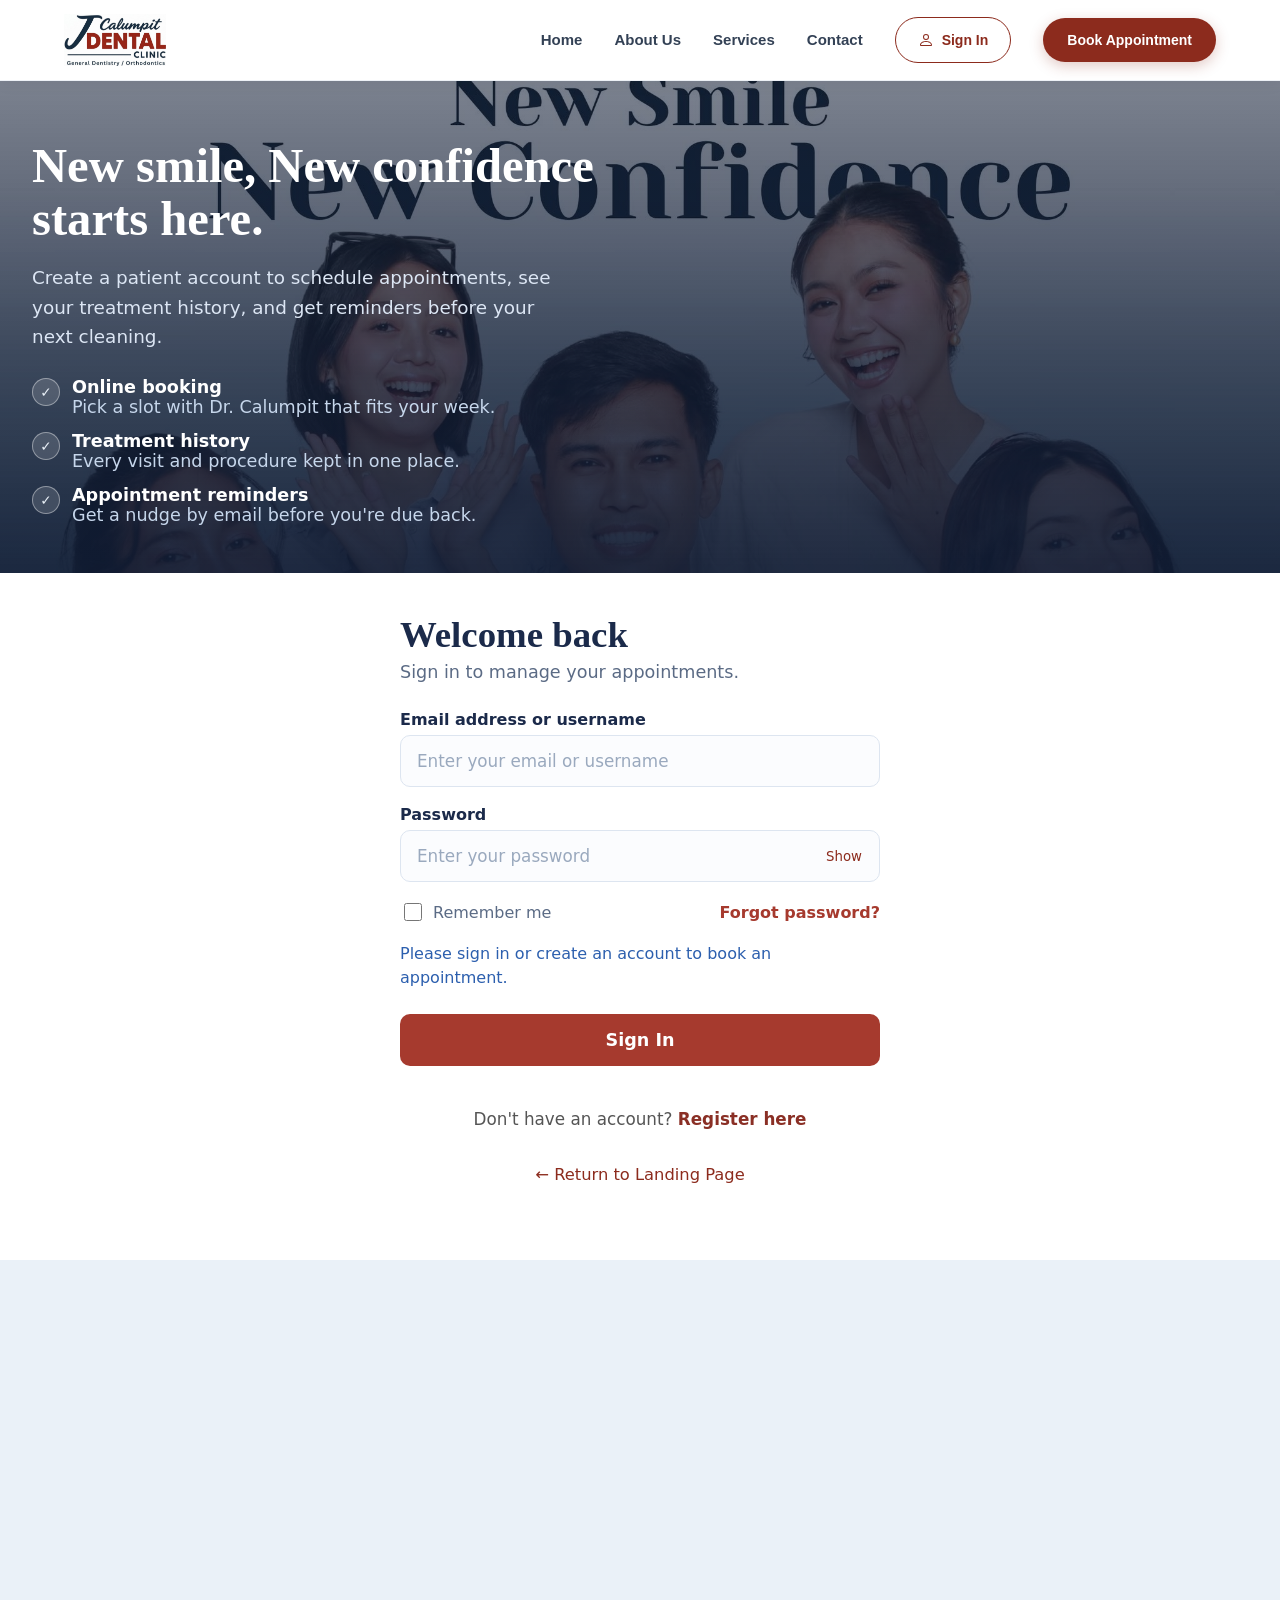
<file: jcalumpit/appointment.html>
<!doctype html>
<html lang="en">
  <head>
    <meta charset="UTF-8" />
    <meta name="viewport" content="width=device-width, initial-scale=1" />
    <title>Book an Appointment — Calumpit Dental Clinic</title>
    <link rel="preconnect" href="https://fonts.googleapis.com" />
    <link rel="preconnect" href="https://fonts.gstatic.com" crossorigin />
    <link
      href="https://fonts.googleapis.com/css2?family=Playfair+Display:wght@600;700&family=Inter:wght@400;500;600&display=swap"
      rel="stylesheet"
    />
    <style>
      :root {
        --maroon: #9b2c22;
        --maroon-dark: #7d221a;
        --navy: #16264a;
        --ink: #111827;
        --muted: #4b5563;
        --line: #e5e7eb;
        --field: #f7f8fb;
        --white: #fff;
        --serif: "Playfair Display", Georgia, serif;
        --sans: "Inter", system-ui, sans-serif;
        --hero-photo: url("media/register-hero.jpg");
      }
      * {
        box-sizing: border-box;
        margin: 0;
      }
      body {
        font-family: var(--sans);
        color: var(--ink);
        min-height: 100vh;
        padding-top: 80px; /* fixed navbar */
        display: grid;
        grid-template-columns: minmax(0, 1fr) minmax(0, 1fr);
      }

      /* Left panel: half the screen, same look as the login & register pages */
      .hero {
        position: sticky;
        top: 80px;
        height: calc(100vh - 80px);
        color: #fff;
        padding: 44px 56px;
        display: flex;
        flex-direction: column;
        justify-content: flex-end;
        background-color: var(--navy);
        background-image:
          linear-gradient(
            180deg,
            rgba(15, 27, 51, 0.55) 0%,
            rgba(15, 27, 51, 0.78) 55%,
            rgba(15, 27, 51, 0.93) 100%
          ),
          var(--hero-photo);
        background-size: cover;
        background-position: center 15%;
      }
      .hero > div {
        max-width: 580px;
      }
      .hero h1 {
        font: 600 clamp(2.2rem, 3.8vw, 3.5rem) / 1.08 var(--serif);
        margin: 0 0 18px;
      }
      .hero p {
        font-size: 1.15rem;
        line-height: 1.6;
        max-width: 520px;
        color: #dce6f4;
      }
      .perks {
        list-style: none;
        padding: 0;
        margin: 26px 0 0;
        display: grid;
        gap: 14px;
      }
      .perks li {
        display: flex;
        gap: 12px;
        align-items: flex-start;
        font-size: 1.1rem;
        line-height: 1.35;
        color: #eaf1f8;
      }
      .perks .tick {
        flex: none;
        width: 28px;
        height: 28px;
        border-radius: 50%;
        background: rgba(255, 255, 255, 0.14);
        border: 1px solid rgba(255, 255, 255, 0.4);
        display: grid;
        place-items: center;
        font-size: 0.85rem;
      }
      .perks strong {
        display: block;
        font-size: 1.1rem;
        font-weight: 600;
        color: #fff;
      }

      /* Right panel */
      .panel {
        padding: 48px 32px 64px;
        display: flex;
        flex-direction: column;
        align-items: center;
        background: #fff;
      }
      .panel > * {
        width: 100%;
        max-width: 600px;
      }
      h2 {
        font: 600 2.3rem/1.15 var(--serif);
        color: var(--navy);
        margin-top: 36px;
      }
      #form h2 {
        margin-top: 0;
      }
      .sub {
        color: var(--muted);
        font-size: 1.1rem;
        margin: 8px 0 34px;
      }
      .section {
        color: var(--maroon);
        font-weight: 600;
        padding-bottom: 10px;
        border-bottom: 1px solid var(--line);
        margin: 30px 0 22px;
      }
      .grid {
        display: grid;
        grid-template-columns: 1fr 1fr;
        gap: 20px 16px;
      }
      .full {
        grid-column: 1/-1;
      }
      label,
      .lbl {
        display: block;
        font-weight: 600;
        font-size: 1rem;
        margin-bottom: 8px;
      }
      .req {
        color: var(--maroon);
      }
      input,
      select,
      textarea {
        width: 100%;
        font: inherit;
        font-size: 1.05rem;
        padding: 15px 16px;
        border: 1px solid var(--line);
        border-radius: 8px;
        background: var(--field);
        color: var(--ink);
        transition:
          border-color 0.2s,
          box-shadow 0.2s,
          background 0.2s;
      }
      textarea {
        min-height: 96px;
        resize: vertical;
      }
      input::placeholder,
      textarea::placeholder {
        color: #9aa1ad;
      }
      input:focus,
      select:focus,
      textarea:focus {
        outline: none;
        border-color: var(--maroon);
        background: #fff;
        box-shadow: 0 0 0 3px rgba(155, 44, 34, 0.15);
      }
      .invalid {
        border-color: #d92d20 !important;
      }
      .err {
        color: #d92d20;
        font-size: 0.95rem;
        margin-top: 6px;
        display: none;
      }
      .err.show {
        display: block;
      }

      /* Time slots */
      .slots {
        display: grid;
        grid-template-columns: repeat(auto-fill, minmax(112px, 1fr));
        gap: 10px;
      }
      .slot {
        position: relative;
      }
      .slot input {
        position: absolute;
        opacity: 0;
        inset: 0;
        cursor: pointer;
        width: 100%;
        height: 100%;
      }
      .slot span {
        display: block;
        text-align: center;
        padding: 12px 6px;
        border: 1px solid var(--line);
        border-radius: 8px;
        background: var(--field);
        font-size: 1rem;
        transition: all 0.2s;
      }
      .slot input:hover + span {
        border-color: var(--maroon);
      }
      .slot input:checked + span {
        background: var(--maroon);
        border-color: var(--maroon);
        color: #fff;
      }
      .slot input:focus-visible + span {
        box-shadow: 0 0 0 3px rgba(155, 44, 34, 0.3);
      }
      .slot input:disabled + span {
        opacity: 0.4;
        text-decoration: line-through;
        cursor: not-allowed;
      }
      .hint {
        color: var(--muted);
        font-size: 0.95rem;
      }

      .btn {
        margin-top: 32px;
        width: 100%;
        padding: 16px;
        border: 0;
        border-radius: 8px;
        background: var(--maroon);
        color: #fff;
        font: 600 1.1rem var(--sans);
        cursor: pointer;
        transition:
          background 0.2s,
          transform 0.1s;
      }
      .btn:hover {
        background: var(--maroon-dark);
      }
      .btn:active {
        transform: scale(0.99);
      }
      .btn:disabled {
        opacity: 0.6;
        cursor: wait;
      }

      .done {
        display: none;
        text-align: center;
        padding: 60px 0;
      }
      .done.show {
        display: block;
        animation: in 0.5s ease;
      }
      .done .ok {
        width: 64px;
        height: 64px;
        border-radius: 50%;
        background: var(--maroon);
        color: #fff;
        display: grid;
        place-items: center;
        font-size: 1.8rem;
        margin: 0 auto 20px;
      }
      .done h2 {
        margin-top: 0;
      }
      .done p {
        color: var(--muted);
        margin: 12px 0 24px;
      }
      .done a {
        color: var(--maroon);
        font-weight: 600;
      }
      @keyframes in {
        from {
          opacity: 0;
          transform: translateY(10px);
        }
        to {
          opacity: 1;
          transform: none;
        }
      }

      @media (max-width: 900px) {
        body {
          grid-template-columns: 1fr;
        }
        .hero {
          position: relative;
          height: auto;
          min-height: 240px;
          padding: 32px 24px;
        }
        .hero h1 {
          margin: 36px 0 14px;
        }
        .perks {
          display: none;
        }
        .panel {
          padding: 32px 24px 56px;
        }
      }
      @media (max-width: 520px) {
        .grid {
          grid-template-columns: 1fr;
        }
      }
      @media (prefers-reduced-motion: reduce) {
        * {
          transition: none !important;
          animation: none !important;
        }
      }

      /* Payment balance card */
      .pay-banner {
        border-radius: 12px;
        padding: 14px 18px;
        margin: 0 0 18px;
        font-size: 1rem;
        border: 1px solid #b7e1c1;
        background: #eaf7ee;
        color: #14532d;
      }
      .pay-banner.warn {
        border-color: #f5d88a;
        background: #fff7e6;
        color: #7a5200;
      }
      .pay-banner button {
        margin-left: 10px;
        border: 1px solid #c9a24a;
        background: #fff;
        border-radius: 8px;
        padding: 6px 12px;
        font: 600 0.95rem var(--sans);
        cursor: pointer;
      }
      .bal-card {
        border: 1px solid var(--line);
        border-left: 5px solid var(--maroon);
        border-radius: 12px;
        padding: 18px 20px;
        margin: 0 0 22px;
        background: #fdf9f8;
      }
      .bal-top {
        display: flex;
        justify-content: space-between;
        align-items: baseline;
        gap: 12px;
        flex-wrap: wrap;
      }
      .bal-top h3 {
        font: 600 1.1rem var(--sans);
        color: var(--navy);
        margin: 0;
      }
      .bal-amt {
        font: 700 1.9rem var(--serif);
        color: var(--navy);
      }
      .bal-amt.clear {
        color: #166534;
      }
      .bal-sub {
        color: var(--muted);
        font-size: 1rem;
        margin: 4px 0 0;
      }
      .bal-rows {
        margin-top: 12px;
        border-top: 1px solid var(--line);
      }
      .bal-row {
        display: flex;
        justify-content: space-between;
        align-items: center;
        gap: 12px;
        padding: 12px 0;
        border-bottom: 1px solid #f0e6e4;
        font-size: 1.02rem;
        font-weight: 600;
      }
      .bal-row small {
        display: block;
        color: var(--muted);
        font-size: 0.92rem;
        font-weight: 400;
      }
      .bal-pay {
        border: 0;
        background: var(--maroon);
        color: #fff;
        border-radius: 10px;
        padding: 11px 18px;
        font: 600 1rem var(--sans);
        cursor: pointer;
        white-space: nowrap;
      }
      .bal-pay:hover {
        background: var(--maroon-dark, #7d221a);
      }
      .bal-pay:disabled {
        opacity: 0.7;
        cursor: wait;
      }
      .bal-note {
        margin: 12px 0 0;
        font-size: 0.98rem;
        color: var(--muted);
      }

      /* ---------- site navbar (same as the landing page) ---------- */
      /* Navbar shared with the landing page (same look, scoped so it can't clash with login/register styles). */

      .site-header {
        --nb-primary: #8c2b1d;
        --nb-primary-hover: #732015;
        --nb-navy: #162536;
        --nb-border: #e2e8f0;
        width: 100%;
        position: fixed;
        top: 0;
        left: 0;
        background: #ffffff;
        z-index: 1000;
        box-shadow: 0 2px 16px rgba(0, 0, 0, 0.05);
        border-bottom: 1px solid rgba(226, 232, 240, 0.6);
        font-family: "Plus Jakarta Sans", "Poppins", sans-serif;
        line-height: 1.6;
      }
      .site-header label {
        margin: 0;
        font: inherit;
        color: inherit;
      }
      .site-header a {
        text-decoration: none;
        color: inherit;
        transition: all 0.25s ease;
      }
      .site-header img {
        max-width: 100%;
        display: block;
      }
      .site-header .container {
        width: 90%;
        max-width: 1200px;
        margin: auto;
      }
      .site-header .navbar {
        height: 80px;
        display: flex;
        align-items: center;
        justify-content: space-between;
      }
      .site-header .logo {
        display: flex;
        align-items: center;
        gap: 12px;
      }
      .site-header .logo img {
        height: 52px;
        width: auto;
        object-fit: contain;
      }
      .site-header .logo-fallback {
        display: flex;
        align-items: center;
        gap: 10px;
        color: var(--nb-navy);
        font-size: 1.25rem;
      }
      .site-header .logo-fallback i {
        color: var(--nb-primary);
        font-size: 1.5rem;
      }
      .site-header .logo-fallback strong {
        color: var(--nb-primary);
      }

      .site-header #sidebar-active {
        display: none;
      }
      .site-header .open-sidebar-button {
        display: none;
        cursor: pointer;
        color: var(--nb-navy);
        padding: 4px;
      }
      .site-header .sidebar-overlay {
        display: none;
        position: fixed;
        inset: 0;
        background: rgba(15, 27, 41, 0.4);
        backdrop-filter: blur(2px);
        z-index: 1000;
      }
      .site-header nav {
        display: flex;
        align-items: center;
        gap: 32px;
        margin-left: auto;
      }
      .site-header nav a {
        color: #334155;
        font-size: 15px;
        font-weight: 600;
        position: relative;
        padding: 8px 0;
        transition: color 0.2s ease;
      }
      .site-header nav a:hover,
      .site-header nav a.active {
        color: var(--nb-primary);
      }
      .site-header .nav-signin {
        display: inline-flex;
        align-items: center;
        gap: 8px;
        background: #ffffff;
        color: var(--nb-navy);
        padding: 11px 22px;
        border-radius: 9999px;
        font-size: 14px;
        font-weight: 600;
        cursor: pointer;
        border: 1px solid var(--nb-border);
      }
      .site-header .nav-signin:hover {
        border-color: #cbd5e1;
        background: #f8fafc;
        transform: translateY(-2px);
      }
      .site-header .nav-signin.active {
        border-color: var(--nb-primary);
      }
      .site-header .nav-book-btn {
        background: var(--nb-primary);
        color: #ffffff !important;
        font-size: 14px;
        font-weight: 600;
        padding: 11px 24px !important;
        border-radius: 9999px;
        box-shadow: 0 4px 14px rgba(140, 43, 29, 0.25);
      }
      .site-header .nav-book-btn:hover {
        background: var(--nb-primary-hover);
        transform: translateY(-1px);
      }
      .site-header .sidebar-close-btn {
        display: flex;
        justify-content: flex-end;
        width: 100%;
        margin-bottom: 12px;
      }
      .site-header #sidebar-active:checked ~ .sidebar-overlay {
        display: block;
      }
      .site-header #sidebar-active:checked ~ nav {
        right: 0;
      }

      @media (min-width: 769px) {
        .site-header .open-sidebar-button,
        .site-header .sidebar-close-btn,
        .site-header .sidebar-overlay {
          display: none !important;
        }
      }

      @media (max-width: 768px) {
        .site-header .open-sidebar-button {
          display: flex;
        }
        .site-header nav {
          position: fixed;
          top: 0;
          right: -290px;
          width: 280px;
          height: 100vh;
          align-items: flex-start;
          text-align: left;
          background-color: #ffffff;
          box-shadow: -6px 0 20px rgba(0, 0, 0, 0.12);
          flex-direction: column;
          padding: 24px 20px;
          transition: right 0.35s cubic-bezier(0.16, 1, 0.3, 1);
          z-index: 1001;
          gap: 12px;
        }
        .site-header .sidebar-close-btn label {
          cursor: pointer;
          color: var(--nb-navy);
        }
        .site-header nav a {
          color: var(--nb-navy);
          font-size: 0.95rem;
          width: 100%;
          text-align: left;
          padding: 12px 0;
          border-bottom: 1px solid var(--nb-border);
        }
        .site-header .nav-signin,
        .site-header .nav-book-btn {
          justify-content: flex-start;
          text-align: left;
          width: 100%;
        }
      }

      @media (prefers-reduced-motion: reduce) {
        .site-header nav {
          transition: none;
        }
      }
    </style>
    <link
      href="https://fonts.googleapis.com/css2?family=Plus+Jakarta+Sans:wght@500;600;700&family=Poppins:wght@400;500;600&display=swap"
      rel="stylesheet"
    />
    <link
      rel="stylesheet"
      href="https://cdnjs.cloudflare.com/ajax/libs/font-awesome/6.5.2/css/all.min.css"
    />
  </head>
  <body>
    <!-- NAVBAR (same as the landing page) -->
    <header class="site-header">
      <div class="container navbar">
        <a href="index.html" class="logo">
          <img
            src="media/logo.jpg"
            alt="J. Calumpit Dental Clinic"
            onerror="
              this.style.display = 'none';
              this.nextElementSibling.style.display = 'flex';
            "
          />
          <div class="logo-fallback" style="display: none">
            <i class="fa-solid fa-tooth"></i>
            <span><strong>J. Calumpit</strong> Dental Clinic</span>
          </div>
        </a>

        <input type="checkbox" id="sidebar-active" />
        <label
          for="sidebar-active"
          class="open-sidebar-button"
          aria-label="Open Navigation Menu"
        >
          <svg
            xmlns="http://www.w3.org/2000/svg"
            width="28"
            height="28"
            fill="currentColor"
            viewBox="0 0 16 16"
          >
            <path
              fill-rule="evenodd"
              d="M2.5 12a.5.5 0 0 1 .5-.5h10a.5.5 0 0 1 0 1H3a.5.5 0 0 1-.5-.5m0-4a.5.5 0 0 1 .5-.5h10a.5.5 0 0 1 0 1H3a.5.5 0 0 1-.5-.5m0-4a.5.5 0 0 1 .5-.5h10a.5.5 0 0 1 0 1H3a.5.5 0 0 1-.5-.5"
            />
          </svg>
        </label>
        <label for="sidebar-active" class="sidebar-overlay"></label>

        <nav>
          <div class="sidebar-close-btn">
            <label for="sidebar-active" aria-label="Close Navigation Menu">
              <svg
                xmlns="http://www.w3.org/2000/svg"
                width="28"
                height="28"
                fill="currentColor"
                viewBox="0 0 16 16"
              >
                <path
                  d="M4.646 4.646a.5.5 0 0 1 .708 0L8 7.293l2.646-2.647a.5.5 0 0 1 .708.708L8.707 8l2.647 2.646a.5.5 0 0 1-.708.708L8 8.707l-2.646 2.647a.5.5 0 0 1-.708-.708L7.293 8 4.646 5.354a.5.5 0 0 1 0-.708"
                />
              </svg>
            </label>
          </div>

          <a href="index.html#home-link">Home</a>
          <a href="index.html#about-link">About Us</a>
          <a href="index.html#services-link">Services</a>
          <a href="index.html#contact-link">Contact</a>

          <a href="login.html" class="nav-signin" id="authLink">
            <svg
              xmlns="http://www.w3.org/2000/svg"
              width="16"
              height="16"
              fill="currentColor"
              viewBox="0 0 16 16"
            >
              <path
                d="M8 8a3 3 0 1 0 0-6 3 3 0 0 0 0 6m2-3a2 2 0 1 1-4 0 2 2 0 0 1 4 0m4 8c0 1-1 1-1 1H3s-1 0-1-1 1-4 6-4 6 3 6 4m-1-.004c-.001-.246-.154-.986-.832-1.664C11.516 10.68 10.289 10 8 10s-3.516.68-4.168 1.332c-.678.678-.83 1.418-.832 1.664z"
              />
            </svg>
            <span id="authLabel">Sign In</span>
          </a>
          <a href="appointment.html" class="nav-book-btn">Book Appointment</a>
        </nav>
      </div>
    </header>
    <aside class="hero">
      <div>
        <h1>Your next visit is one step away.</h1>
        <p>
          Choose a service and pick a slot with Dr. Calumpit. We'll email you a
          confirmation once it's approved.
        </p>
        <ul class="perks">
          <li>
            <span class="tick">✓</span
            ><span
              ><strong>Pick your time</strong>See open slots for the day you
              choose.</span
            >
          </li>
          <li>
            <span class="tick">✓</span
            ><span
              ><strong>Quick approval</strong>The clinic confirms your request
              by email.</span
            >
          </li>
          <li>
            <span class="tick">✓</span
            ><span
              ><strong>Easy changes</strong>Reschedule or cancel from your
              dashboard.</span
            >
          </li>
        </ul>
      </div>
    </aside>

    <main class="panel">
      <form id="form" novalidate>
        <h2>Book an appointment</h2>
        <p class="sub">Tell us what you need and when you're free.</p>

        <div class="pay-banner" id="payBanner" role="status" hidden></div>
        <div class="bal-card" id="balCard" aria-live="polite" hidden></div>

        <div class="section">Patient</div>
        <div class="grid">
          <div class="full">
            <label for="patient">Full name <span class="req">*</span></label>
            <input
              id="patient"
              name="patient"
              placeholder="Juan D. Dela Cruz"
              required
              autocomplete="name"
            />
            <div class="err">Enter the patient's full name.</div>
          </div>
          <div>
            <label for="phone">Phone number <span class="req">*</span></label>
            <input
              id="phone"
              name="phone"
              type="tel"
              placeholder="09XX XXX XXXX"
              required
              autocomplete="tel"
            />
            <div class="err">Use a valid PH number, e.g. 09171234567.</div>
          </div>
          <div>
            <label for="email">Email <span class="req">*</span></label>
            <input
              id="email"
              name="email"
              type="email"
              placeholder="example@gmail.com"
              required
              autocomplete="email"
            />
            <div class="err">Enter a valid email address.</div>
          </div>
        </div>

        <div class="section">Appointment details</div>
        <div class="grid">
          <div>
            <label for="service">Service <span class="req">*</span></label>
            <select id="service" name="service" required>
              <option value="">Select service</option>
              <option>Check-up &amp; consultation</option>
              <option>Oral prophylaxis (cleaning)</option>
              <option>Tooth extraction</option>
              <option>Filling (pasta)</option>
              <option>Braces / orthodontics</option>
              <option>Whitening</option>
              <option>Dentures</option>
            </select>
            <div class="err">Choose a service.</div>
          </div>
          <div>
            <label for="dentist">Dentist</label>
            <select id="dentist" name="dentist">
              <option>Dr. Calumpit</option>
            </select>
          </div>
          <div class="full">
            <label for="date">Preferred date <span class="req">*</span></label>
            <input type="date" id="date" name="date" required />
            <div class="err">Pick a date.</div>
          </div>
          <div class="full">
            <span class="lbl">Available time <span class="req">*</span></span>
            <div class="slots" id="slots">
              <span class="hint" style="grid-column: 1/-1"
                >Pick a date to see open times.</span
              >
            </div>
            <div class="err" id="slotErr">Choose a time slot.</div>
          </div>
          <div class="full">
            <label for="notes">Notes (optional)</label>
            <textarea
              id="notes"
              name="notes"
              placeholder="Anything the dentist should know, like tooth pain or allergies."
            ></textarea>
          </div>
        </div>

        <div class="err" id="formErr" role="alert"></div>
        <button class="btn" id="submit" type="submit">
          Request appointment
        </button>
      </form>

      <section class="done" id="done" aria-live="polite">
        <div class="ok">✓</div>
        <h2>Request sent</h2>
        <p id="summary"></p>
        <a href="dashboard.html">Go to my appointments</a>
      </section>
    </main>

    <script src="assets/site.js"></script>
    <script src="assets/appointment.js"></script>
  </body>
</html>
</file>
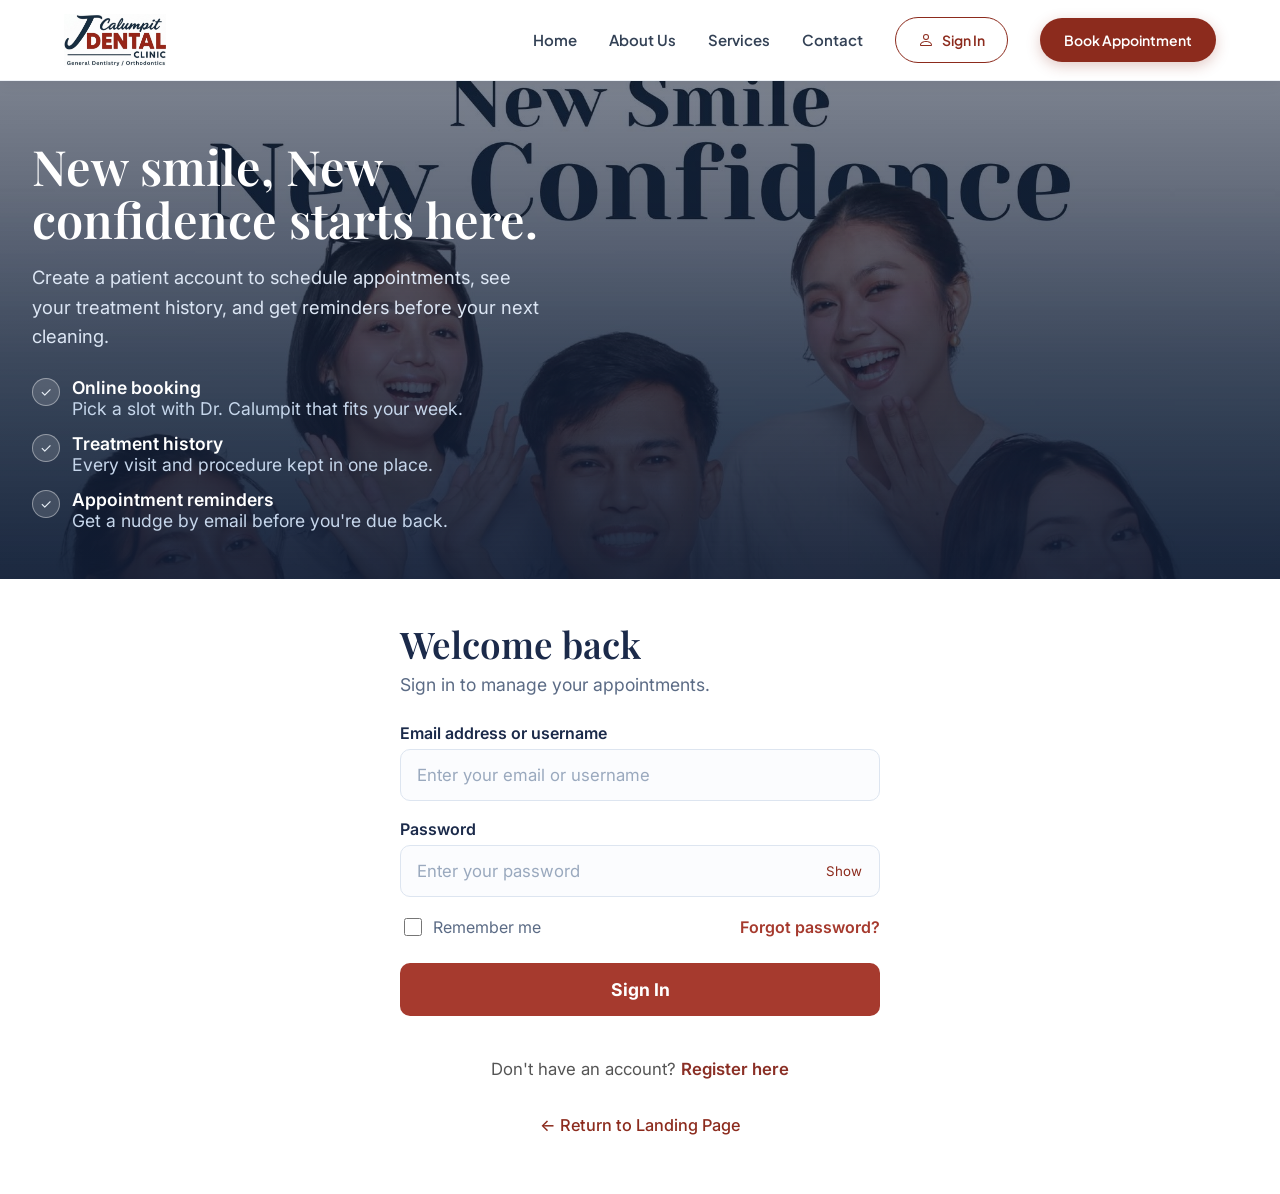
<file: jcalumpit/dashboard.html>
<!doctype html>
<html lang="en">
  <head>
    <meta charset="UTF-8" />
    <meta name="viewport" content="width=device-width, initial-scale=1" />
    <title>My Appointments — J. Calumpit Dental Clinic</title>
    <link rel="preconnect" href="https://fonts.googleapis.com" />
    <link rel="preconnect" href="https://fonts.gstatic.com" crossorigin />
    <link
      href="https://fonts.googleapis.com/css2?family=Playfair+Display:wght@600;700&family=Inter:wght@400;500;600;700&display=swap"
      rel="stylesheet"
    />
    <style>
/* Shared styles for the patient dashboard and the staff/admin panel.
   Same brand as the rest of the site: navy + brick red, Playfair Display + Inter. */
:root {
  --maroon: #9b2c22;
  --maroon-dark: #7d221a;
  --navy: #16264a;
  --navy-deep: #0f1b33;
  --ink: #111827;
  --muted: #4b5563;
  --line: #e5e7eb;
  --field: #f7f8fb;
  --sky: #eaf1f8;
  --white: #fff;
  --serif: "Playfair Display", Georgia, serif;
  --sans: "Inter", system-ui, sans-serif;
}
* {
  box-sizing: border-box;
}
html,
body {
  margin: 0;
}
body {
  font-family: var(--sans);
  color: var(--ink);
  background: var(--sky);
  min-height: 100vh;
}
a {
  color: inherit;
}
h1,
h2,
h3 {
  margin: 0;
}
.serif {
  font-family: var(--serif);
  color: var(--navy);
}
.muted {
  color: var(--muted);
}
.hidden {
  display: none !important;
}

/* ---------- buttons ---------- */
.btn {
  display: inline-flex;
  align-items: center;
  justify-content: center;
  gap: 6px;
  border: 1px solid transparent;
  border-radius: 8px;
  padding: 10px 18px;
  font: 600 0.92rem var(--sans);
  white-space: nowrap;
  cursor: pointer;
  text-decoration: none;
  transition:
    background 0.15s,
    border-color 0.15s;
}
.btn-primary {
  background: var(--maroon);
  color: #fff;
}
.btn-primary:hover {
  background: var(--maroon-dark);
}
.btn-ghost {
  background: #fff;
  border-color: var(--line);
  color: var(--navy);
}
.btn-ghost:hover {
  background: var(--field);
  border-color: #cfd6e2;
}
.btn-sm {
  padding: 6px 12px;
  font-size: 0.82rem;
}
.btn-ok {
  background: #166534;
  color: #fff;
}
.btn-ok:hover {
  background: #14532d;
}
.btn-danger {
  background: #fff;
  border-color: #f0c4c0;
  color: #b42318;
}
.btn-danger:hover {
  background: #fef3f2;
}
.btn:disabled {
  opacity: 0.6;
  cursor: wait;
}
.btn:focus-visible,
input:focus-visible,
select:focus-visible,
textarea:focus-visible {
  outline: 2px solid var(--maroon);
  outline-offset: 2px;
}

/* ---------- badges ---------- */
.badge {
  display: inline-block;
  padding: 3px 10px;
  border-radius: 999px;
  font-size: 0.76rem;
  font-weight: 700;
  white-space: nowrap;
}
.badge-pending {
  background: #fef3c7;
  color: #92400e;
}
.badge-approved {
  background: #dcfce7;
  color: #166534;
}
.badge-rescheduled {
  background: #dbeafe;
  color: #1e40af;
}
.badge-declined {
  background: #fee2e2;
  color: #991b1b;
}
.badge-cancelled {
  background: #e5e7eb;
  color: #374151;
}
.badge-completed {
  background: #e0e7ff;
  color: #3730a3;
}

/* ---------- forms ---------- */
.f-row {
  display: flex;
  flex-direction: column;
  gap: 6px;
  margin-bottom: 14px;
}
.f-row label {
  font-size: 0.85rem;
  font-weight: 600;
}
input:not([type="checkbox"]):not([type="radio"]):not([type="file"]),
select,
textarea {
  width: 100%;
  font: inherit;
  font-size: 0.92rem;
  padding: 10px 12px;
  border: 1px solid var(--line);
  border-radius: 8px;
  background: var(--field);
  color: var(--ink);
}
textarea {
  min-height: 80px;
  resize: vertical;
}
input:focus,
select:focus,
textarea:focus {
  outline: none;
  border-color: var(--maroon);
  background: #fff;
  box-shadow: 0 0 0 3px rgba(155, 44, 34, 0.15);
}

/* ---------- cards & tables ---------- */
.card {
  background: #fff;
  border: 1px solid var(--line);
  border-radius: 14px;
  padding: 22px;
}
.card h3 {
  font-family: var(--serif);
  font-size: 1.15rem;
  color: var(--navy);
  margin-bottom: 14px;
}
.table-wrap {
  overflow-x: auto;
}
table {
  width: 100%;
  border-collapse: collapse;
  font-size: 0.9rem;
}
th {
  text-align: left;
  font-size: 0.74rem;
  letter-spacing: 0.05em;
  text-transform: uppercase;
  color: var(--muted);
  padding: 10px 12px;
  border-bottom: 1px solid var(--line);
  white-space: nowrap;
}
td {
  padding: 12px;
  border-bottom: 1px solid #f0f2f6;
  vertical-align: top;
}
tr:last-child td {
  border-bottom: 0;
}
tbody tr.clickable {
  cursor: pointer;
}
tbody tr.clickable:hover td {
  background: var(--field);
}
td small {
  display: block;
  color: var(--muted);
  margin-top: 2px;
}
.actions {
  display: flex;
  flex-wrap: wrap;
  gap: 6px;
}
.empty {
  text-align: center;
  color: var(--muted);
  padding: 36px 12px;
}

/* ---------- modal & toast ---------- */
dialog {
  border: 0;
  border-radius: 14px;
  padding: 0;
  width: min(480px, calc(100vw - 32px));
  box-shadow: 0 24px 60px rgba(15, 27, 51, 0.35);
  color: var(--ink);
}
dialog.wide {
  width: min(720px, calc(100vw - 32px));
}
dialog::backdrop {
  background: rgba(15, 27, 51, 0.55);
}
.modal-body {
  padding: 26px;
}
.modal-body h3 {
  font-family: var(--serif);
  font-size: 1.35rem;
  color: var(--navy);
  margin-bottom: 6px;
}
.modal-sub {
  color: var(--muted);
  font-size: 0.9rem;
  margin: 0 0 18px;
}
.modal-err {
  color: #b42318;
  font-size: 0.85rem;
  margin: 0 0 12px;
}
.modal-err:empty {
  display: none;
}
.modal-actions {
  display: flex;
  justify-content: flex-end;
  gap: 10px;
  margin-top: 18px;
}
.toast {
  position: fixed;
  left: 50%;
  bottom: 24px;
  transform: translate(-50%, 20px);
  background: var(--navy-deep);
  color: #fff;
  padding: 12px 20px;
  border-radius: 10px;
  font-size: 0.9rem;
  opacity: 0;
  pointer-events: none;
  transition:
    opacity 0.2s,
    transform 0.2s;
  z-index: 50;
  max-width: calc(100vw - 32px);
}
.toast.show {
  opacity: 1;
  transform: translate(-50%, 0);
}
.toast.error {
  background: #b42318;
}

@media (prefers-reduced-motion: reduce) {
  * {
    transition: none !important;
  }
}
    </style>
    <link
      href="https://fonts.googleapis.com/css2?family=Plus+Jakarta+Sans:wght@500;600;700&family=Poppins:wght@400;500;600&display=swap"
      rel="stylesheet"
    />
    <style>
/* Navbar shared with the landing page (same look, scoped so it can't clash with login/register styles). */

.site-header {
  --nb-primary: #8c2b1d;
  --nb-primary-hover: #732015;
  --nb-navy: #162536;
  --nb-border: #e2e8f0;
  width: 100%;
  position: fixed;
  top: 0;
  left: 0;
  background: #ffffff;
  z-index: 1000;
  box-shadow: 0 2px 16px rgba(0, 0, 0, 0.05);
  border-bottom: 1px solid rgba(226, 232, 240, 0.6);
  font-family: "Plus Jakarta Sans", "Poppins", sans-serif;
  line-height: 1.6;
}
.site-header label {
  margin: 0;
  font: inherit;
  color: inherit;
}
.site-header a {
  text-decoration: none;
  color: inherit;
  transition: all 0.25s ease;
}
.site-header img {
  max-width: 100%;
  display: block;
}
.site-header .container {
  width: 90%;
  max-width: 1200px;
  margin: auto;
}
.site-header .navbar {
  height: 80px;
  display: flex;
  align-items: center;
  justify-content: space-between;
}
.site-header .logo {
  display: flex;
  align-items: center;
  gap: 12px;
}
.site-header .logo img {
  height: 52px;
  width: auto;
  object-fit: contain;
}
.site-header .logo-fallback {
  display: flex;
  align-items: center;
  gap: 10px;
  color: var(--nb-navy);
  font-size: 1.25rem;
}
.site-header .logo-fallback i {
  color: var(--nb-primary);
  font-size: 1.5rem;
}
.site-header .logo-fallback strong {
  color: var(--nb-primary);
}

.site-header #sidebar-active {
  display: none;
}
.site-header .open-sidebar-button {
  display: none;
  cursor: pointer;
  color: var(--nb-navy);
  padding: 4px;
}
.site-header .sidebar-overlay {
  display: none;
  position: fixed;
  inset: 0;
  background: rgba(15, 27, 41, 0.4);
  backdrop-filter: blur(2px);
  z-index: 1000;
}
.site-header nav {
  display: flex;
  align-items: center;
  gap: 32px;
  margin-left: auto;
}
.site-header nav a {
  color: #334155;
  font-size: 15px;
  font-weight: 600;
  position: relative;
  padding: 8px 0;
  transition: color 0.2s ease;
}
.site-header nav a:hover,
.site-header nav a.active {
  color: var(--nb-primary);
}
.site-header .nav-signin {
  display: inline-flex;
  align-items: center;
  gap: 8px;
  background: #ffffff;
  color: var(--nb-navy);
  padding: 11px 22px;
  border-radius: 9999px;
  font-size: 14px;
  font-weight: 600;
  cursor: pointer;
  border: 1px solid var(--nb-border);
}
.site-header .nav-signin:hover {
  border-color: #cbd5e1;
  background: #f8fafc;
  transform: translateY(-2px);
}
.site-header .nav-signin.active {
  border-color: var(--nb-primary);
}
.site-header .nav-book-btn {
  background: var(--nb-primary);
  color: #ffffff !important;
  font-size: 14px;
  font-weight: 600;
  padding: 11px 24px !important;
  border-radius: 9999px;
  box-shadow: 0 4px 14px rgba(140, 43, 29, 0.25);
}
.site-header .nav-book-btn:hover {
  background: var(--nb-primary-hover);
  transform: translateY(-1px);
}
.site-header .sidebar-close-btn {
  display: flex;
  justify-content: flex-end;
  width: 100%;
  margin-bottom: 12px;
}
.site-header #sidebar-active:checked ~ .sidebar-overlay {
  display: block;
}
.site-header #sidebar-active:checked ~ nav {
  right: 0;
}

@media (min-width: 769px) {
  .site-header .open-sidebar-button,
  .site-header .sidebar-close-btn,
  .site-header .sidebar-overlay {
    display: none !important;
  }
}

@media (max-width: 768px) {
  .site-header .open-sidebar-button {
    display: flex;
  }
  .site-header nav {
    position: fixed;
    top: 0;
    right: -290px;
    width: 280px;
    height: 100vh;
    align-items: flex-start;
    text-align: left;
    background-color: #ffffff;
    box-shadow: -6px 0 20px rgba(0, 0, 0, 0.12);
    flex-direction: column;
    padding: 24px 20px;
    transition: right 0.35s cubic-bezier(0.16, 1, 0.3, 1);
    z-index: 1001;
    gap: 12px;
  }
  .site-header .sidebar-close-btn label {
    cursor: pointer;
    color: var(--nb-navy);
  }
  .site-header nav a {
    color: var(--nb-navy);
    font-size: 0.95rem;
    width: 100%;
    text-align: left;
    padding: 12px 0;
    border-bottom: 1px solid var(--nb-border);
  }
  .site-header .nav-signin,
  .site-header .nav-book-btn {
    justify-content: flex-start;
    text-align: left;
    width: 100%;
  }
}

@media (prefers-reduced-motion: reduce) {
  .site-header nav {
    transition: none;
  }
}
    </style>
    <link rel="stylesheet" href="https://cdnjs.cloudflare.com/ajax/libs/font-awesome/6.5.2/css/all.min.css" />
    <style>
      body {
        padding-top: 80px; /* fixed navbar */
      }
      main {
        max-width: 960px;
        margin: 0 auto;
        padding: 36px 24px 72px;
      }
      .head {
        display: flex;
        justify-content: space-between;
        align-items: flex-end;
        gap: 16px;
        flex-wrap: wrap;
        margin-bottom: 24px;
      }
      .head h1 {
        font: 700 2rem/1.15 var(--serif);
        color: var(--navy);
      }
      .head p {
        margin: 6px 0 0;
      }
      .appt {
        display: grid;
        grid-template-columns: 76px 1fr auto;
        gap: 18px;
        align-items: start;
        background: #fff;
        border: 1px solid var(--line);
        border-radius: 14px;
        padding: 18px 20px;
        margin-bottom: 14px;
      }
      .date-box {
        text-align: center;
        background: var(--sky);
        border-radius: 10px;
        padding: 10px 4px;
        color: var(--navy);
      }
      .date-box .m {
        font-size: 0.75rem;
        font-weight: 700;
        letter-spacing: 0.06em;
        text-transform: uppercase;
        color: var(--maroon);
      }
      .date-box .d {
        font: 700 1.7rem/1.1 var(--serif);
      }
      .date-box .y {
        font-size: 0.72rem;
        color: var(--muted);
      }
      .appt h3 {
        font-size: 1.05rem;
        margin-bottom: 4px;
      }
      .appt p {
        margin: 3px 0;
        font-size: 0.9rem;
        color: var(--muted);
      }
      .note {
        margin-top: 10px !important;
        padding: 10px 12px;
        background: var(--field);
        border-left: 3px solid var(--maroon);
        border-radius: 6px;
        color: var(--ink) !important;
      }
      .side {
        text-align: right;
        display: flex;
        flex-direction: column;
        gap: 10px;
        align-items: flex-end;
      }
      .pay-banner {
        border-radius: 12px;
        padding: 16px 20px;
        margin-bottom: 20px;
        font-size: 1.02rem;
        border: 1px solid #b7e1c1;
        background: #eaf7ee;
        color: #14532d;
      }
      .pay-banner.warn {
        border-color: #f5d88a;
        background: #fff7e6;
        color: #7a5200;
      }
      .pay-banner button {
        margin-left: 10px;
      }
      .balance {
        background: var(--navy-deep);
        color: #fff;
        border-radius: 16px;
        padding: 24px 28px;
        margin-bottom: 26px;
        display: flex;
        flex-wrap: wrap;
        gap: 20px 40px;
        align-items: center;
        justify-content: space-between;
      }
      .balance .lbl {
        font-size: 0.78rem;
        font-weight: 700;
        letter-spacing: 0.07em;
        text-transform: uppercase;
        color: #cfd9ea;
      }
      .balance .amt {
        font: 700 2.7rem/1.1 var(--serif);
        margin: 4px 0 6px;
      }
      .balance .amt.clear {
        color: #86efac;
      }
      .balance .msg {
        font-size: 0.9rem;
        color: #cfd9ea;
        max-width: 420px;
        margin: 0;
      }
      .balance .chips {
        display: flex;
        gap: 12px;
        flex-wrap: wrap;
      }
      .balance .chip {
        background: rgba(255, 255, 255, 0.1);
        border-radius: 10px;
        padding: 10px 18px;
        min-width: 130px;
      }
      .balance .chip span {
        display: block;
        font-size: 0.75rem;
        color: #cfd9ea;
      }
      .balance .chip strong {
        font-size: 1.1rem;
      }
      .bill strong {
        color: var(--maroon);
      }
      .bill strong.paid {
        color: #166534;
      }
      .pay-table {
        background: #fff;
        border: 1px solid var(--line);
        border-radius: 14px;
        padding: 6px 8px;
        overflow-x: auto;
      }
      .pay-table small {
        display: block;
        color: var(--muted);
      }
      .section-title {
        font-size: 0.8rem;
        font-weight: 700;
        letter-spacing: 0.06em;
        text-transform: uppercase;
        color: var(--muted);
        margin: 28px 0 12px;
      }
      @media (max-width: 640px) {
        .appt {
          grid-template-columns: 64px 1fr;
        }
        .side {
          grid-column: 1/-1;
          flex-direction: row;
          justify-content: space-between;
          align-items: center;
          text-align: left;
        }
      }
    </style>
  </head>
  <body>
    <!-- NAVBAR (same as the landing page) -->
    <header class="site-header">
      <div class="container navbar">
        <a href="index.html" class="logo">
          <img
            src="media/logo.jpg"
            alt="J. Calumpit Dental Clinic"
            onerror="
              this.style.display = 'none';
              this.nextElementSibling.style.display = 'flex';
            "
          />
          <div class="logo-fallback" style="display: none">
            <i class="fa-solid fa-tooth"></i>
            <span><strong>J. Calumpit</strong> Dental Clinic</span>
          </div>
        </a>

        <input type="checkbox" id="sidebar-active" />
        <label
          for="sidebar-active"
          class="open-sidebar-button"
          aria-label="Open Navigation Menu"
        >
          <svg xmlns="http://www.w3.org/2000/svg" width="28" height="28" fill="currentColor" viewBox="0 0 16 16">
            <path fill-rule="evenodd" d="M2.5 12a.5.5 0 0 1 .5-.5h10a.5.5 0 0 1 0 1H3a.5.5 0 0 1-.5-.5m0-4a.5.5 0 0 1 .5-.5h10a.5.5 0 0 1 0 1H3a.5.5 0 0 1-.5-.5m0-4a.5.5 0 0 1 .5-.5h10a.5.5 0 0 1 0 1H3a.5.5 0 0 1-.5-.5" />
          </svg>
        </label>
        <label for="sidebar-active" class="sidebar-overlay"></label>

        <nav>
          <div class="sidebar-close-btn">
            <label for="sidebar-active" aria-label="Close Navigation Menu">
              <svg xmlns="http://www.w3.org/2000/svg" width="28" height="28" fill="currentColor" viewBox="0 0 16 16">
                <path d="M4.646 4.646a.5.5 0 0 1 .708 0L8 7.293l2.646-2.647a.5.5 0 0 1 .708.708L8.707 8l2.647 2.646a.5.5 0 0 1-.708.708L8 8.707l-2.646 2.647a.5.5 0 0 1-.708-.708L7.293 8 4.646 5.354a.5.5 0 0 1 0-.708" />
              </svg>
            </label>
          </div>

          <a href="index.html#home-link">Home</a>
          <a href="index.html#about-link">About Us</a>
          <a href="index.html#services-link">Services</a>
          <a href="index.html#contact-link">Contact</a>

          <a href="login.html" class="nav-signin" id="authLink">
            <svg xmlns="http://www.w3.org/2000/svg" width="16" height="16" fill="currentColor" viewBox="0 0 16 16">
              <path d="M8 8a3 3 0 1 0 0-6 3 3 0 0 0 0 6m2-3a2 2 0 1 1-4 0 2 2 0 0 1 4 0m4 8c0 1-1 1-1 1H3s-1 0-1-1 1-4 6-4 6 3 6 4m-1-.004c-.001-.246-.154-.986-.832-1.664C11.516 10.68 10.289 10 8 10s-3.516.68-4.168 1.332c-.678.678-.83 1.418-.832 1.664z" />
            </svg>
            <span id="authLabel">Sign In</span>
          </a>
          <a href="appointment.html" class="nav-book-btn">Book Appointment</a>
        </nav>
      </div>
    </header>

    <main>
      <div class="head">
        <div>
          <h1>My appointments</h1>
          <p class="muted" id="hello">Loading…</p>
        </div>
        <a class="btn btn-primary" href="appointment.html"
          >+ Book an appointment</a
        >
      </div>

      <div class="pay-banner" id="payBanner" role="status" hidden></div>

      <section class="balance" id="balance" aria-live="polite"></section>

      <div id="list"></div>

      <div id="payments"></div>
    </main>

    <dialog id="confirm">
      <div class="modal-body">
        <h3>Cancel this appointment?</h3>
        <p class="modal-sub" id="confirmText"></p>
        <p class="modal-err" id="confirmErr"></p>
        <div class="modal-actions">
          <button class="btn btn-ghost" id="confirmNo" type="button">
            Keep it
          </button>
          <button class="btn btn-primary" id="confirmYes" type="button">
            Yes, cancel
          </button>
        </div>
      </div>
    </dialog>
    <div class="toast" id="toast" role="status"></div>

    <script src="assets/site.js"></script>
    <script src="assets/dashboard.js"></script>
  </body>
</html>
</file>
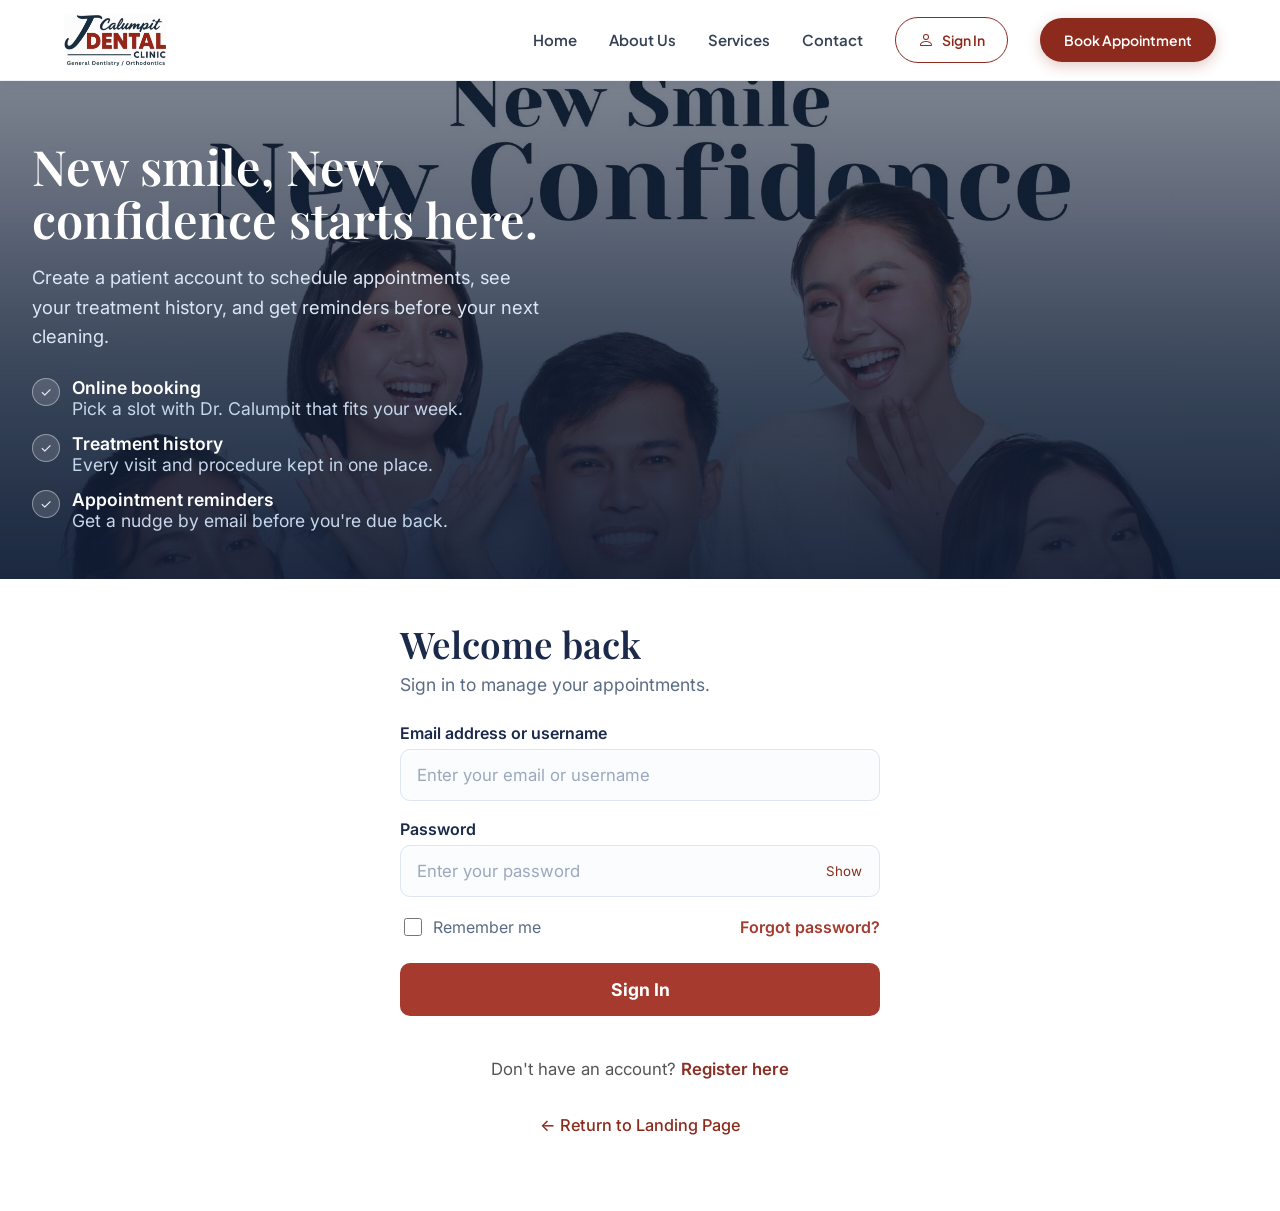
<file: jcalumpit/login.html>
<!doctype html>
<html lang="en">
  <head>
    <meta charset="UTF-8" />
    <meta name="viewport" content="width=device-width, initial-scale=1.0" />
    <title>Calumpit Dental Clinic — Sign In</title>
    <link rel="stylesheet" href="assets/auth.css" />
    <link
      rel="stylesheet"
      href="https://cdnjs.cloudflare.com/ajax/libs/font-awesome/6.5.2/css/all.min.css"
    />
    <link rel="preconnect" href="https://fonts.googleapis.com" />
    <link
      href="https://fonts.googleapis.com/css2?family=Playfair+Display:ital,wght@0,500;0,600;1,500&family=Inter:wght@400;500;600;700&display=swap"
      rel="stylesheet"
    />
    <link
      href="https://fonts.googleapis.com/css2?family=Plus+Jakarta+Sans:wght@500;600;700&family=Poppins:wght@400;500;600&display=swap"
      rel="stylesheet"
    />
  </head>
  <body class="login-page">
    <!-- NAVBAR (same as the landing page) -->
    <header class="site-header">
      <div class="container navbar">
        <a href="index.html" class="logo">
          <img
            src="media/logo.jpg"
            alt="J. Calumpit Dental Clinic"
            onerror="
              this.style.display = 'none';
              this.nextElementSibling.style.display = 'flex';
            "
          />
          <div class="logo-fallback" style="display: none">
            <i class="fa-solid fa-tooth"></i>
            <span><strong>J. Calumpit</strong> Dental Clinic</span>
          </div>
        </a>

        <input type="checkbox" id="sidebar-active" />
        <label
          for="sidebar-active"
          class="open-sidebar-button"
          aria-label="Open Navigation Menu"
        >
          <svg
            xmlns="http://www.w3.org/2000/svg"
            width="28"
            height="28"
            fill="currentColor"
            viewBox="0 0 16 16"
          >
            <path
              fill-rule="evenodd"
              d="M2.5 12a.5.5 0 0 1 .5-.5h10a.5.5 0 0 1 0 1H3a.5.5 0 0 1-.5-.5m0-4a.5.5 0 0 1 .5-.5h10a.5.5 0 0 1 0 1H3a.5.5 0 0 1-.5-.5m0-4a.5.5 0 0 1 .5-.5h10a.5.5 0 0 1 0 1H3a.5.5 0 0 1-.5-.5"
            />
          </svg>
        </label>
        <label for="sidebar-active" class="sidebar-overlay"></label>

        <nav>
          <div class="sidebar-close-btn">
            <label for="sidebar-active" aria-label="Close Navigation Menu">
              <svg
                xmlns="http://www.w3.org/2000/svg"
                width="28"
                height="28"
                fill="currentColor"
                viewBox="0 0 16 16"
              >
                <path
                  d="M4.646 4.646a.5.5 0 0 1 .708 0L8 7.293l2.646-2.647a.5.5 0 0 1 .708.708L8.707 8l2.647 2.646a.5.5 0 0 1-.708.708L8 8.707l-2.646 2.647a.5.5 0 0 1-.708-.708L7.293 8 4.646 5.354a.5.5 0 0 1 0-.708"
                />
              </svg>
            </label>
          </div>

          <a href="index.html#home-link">Home</a>
          <a href="index.html#about-link">About Us</a>
          <a href="index.html#services-link">Services</a>
          <a href="index.html#contact-link">Contact</a>

          <a href="login.html" class="nav-signin active">
            <svg
              xmlns="http://www.w3.org/2000/svg"
              width="16"
              height="16"
              fill="currentColor"
              viewBox="0 0 16 16"
            >
              <path
                d="M8 8a3 3 0 1 0 0-6 3 3 0 0 0 0 6m2-3a2 2 0 1 1-4 0 2 2 0 0 1 4 0m4 8c0 1-1 1-1 1H3s-1 0-1-1 1-4 6-4 6 3 6 4m-1-.004c-.001-.246-.154-.986-.832-1.664C11.516 10.68 10.289 10 8 10s-3.516.68-4.168 1.332c-.678.678-.83 1.418-.832 1.664z"
              />
            </svg>
            Sign In
          </a>
          <a
            href="login.html?next=appointment.html&amp;notice=book"
            class="nav-book-btn"
            >Book Appointment</a
          >
        </nav>
      </div>
    </header>
    <div class="layout">
      <!-- LEFT HERO -->
      <div class="hero">
        <div class="hero-copy">
          <h1 class="hero-title">New smile, New confidence starts here.</h1>

          <div class="hero-more">
            <input
              type="checkbox"
              id="heroMoreToggle"
              class="hero-more-checkbox"
            />
            <label for="heroMoreToggle" class="hero-more-toggle">
              <span>Show details</span>
              <svg
                class="chevron"
                viewBox="0 0 24 24"
                fill="none"
                aria-hidden="true"
              >
                <path
                  d="M6 9l6 6 6-6"
                  stroke="currentColor"
                  stroke-width="2"
                  stroke-linecap="round"
                  stroke-linejoin="round"
                />
              </svg>
            </label>

            <div class="hero-more-body">
              <p class="hero-sub">
                Create a patient account to schedule appointments, see your
                treatment history, and get reminders before your next cleaning.
              </p>

              <ul class="feature-list">
                <li>
                  <span class="check">✓</span>
                  <span class="feature-text"
                    ><b>Online booking</b
                    ><span
                      >Pick a slot with Dr. Calumpit that fits your week.</span
                    ></span
                  >
                </li>
                <li>
                  <span class="check">✓</span>
                  <span class="feature-text"
                    ><b>Treatment history</b
                    ><span
                      >Every visit and procedure kept in one place.</span
                    ></span
                  >
                </li>
                <li>
                  <span class="check">✓</span>
                  <span class="feature-text"
                    ><b>Appointment reminders</b
                    ><span
                      >Get a nudge by email before you're due back.</span
                    ></span
                  >
                </li>
              </ul>
            </div>
          </div>
        </div>
      </div>

      <!-- RIGHT FORM PANEL -->
      <div class="panel">
        <div class="card">
          <div class="card-head">
            <h1>Welcome back</h1>
            <p>Sign in to manage your appointments.</p>
          </div>

          <!-- LOGIN FORM -->
          <form id="loginForm" novalidate>
            <div class="field">
              <label for="loginEmail">Email address or username</label>
              <input
                type="text"
                id="loginEmail"
                placeholder="Enter your email or username"
                autocomplete="username"
                required
              />
            </div>
            <div class="field">
              <label for="loginPassword">Password</label>
              <input
                type="password"
                id="loginPassword"
                placeholder="Enter your password"
                autocomplete="current-password"
                required
              />
            </div>
            <div class="row-between">
              <label class="remember">
                <input type="checkbox" id="rememberMe" /> Remember me
              </label>
              <a class="link-btn" href="#forgotOverlay">Forgot password?</a>
            </div>
            <p
              id="loginMessage"
              class="form-message"
              role="alert"
              aria-live="polite"
            ></p>
            <button type="submit" class="submit">Sign In</button>
            <p class="register-text">
              Don't have an account?
              <a href="register.html">Register here</a>
            </p>
            <p class="back-text">
              <a href="index.html">← Return to Landing Page</a>
            </p>
          </form>
        </div>
      </div>
    </div>

    <!-- FORGOT PASSWORD MODAL -->
    <div class="overlay" id="forgotOverlay">
      <div class="modal" role="dialog" aria-labelledby="forgotTitle">
        <h2 id="forgotTitle">Forgot your password?</h2>
        <p>
          Enter the email on your account. The clinic will verify it's you and
          contact you with a temporary password.
        </p>
        <form id="forgotForm" novalidate>
          <div class="field">
            <label for="forgotEmail">Email address</label>
            <input
              type="email"
              id="forgotEmail"
              placeholder="you@example.com"
              autocomplete="email"
              required
            />
          </div>
          <p
            id="forgotMessage"
            class="form-message"
            role="alert"
            aria-live="polite"
          ></p>
          <div class="modal-actions">
            <a
              class="btn-ghost"
              href="#"
              style="text-align: center; text-decoration: none"
              >Close</a
            >
            <button type="submit" class="submit" id="forgotBtn">
              Send request
            </button>
          </div>
        </form>
      </div>
    </div>
    <script src="assets/site.js"></script>
    <script src="assets/auth.js"></script>
  </body>
</html>
</file>
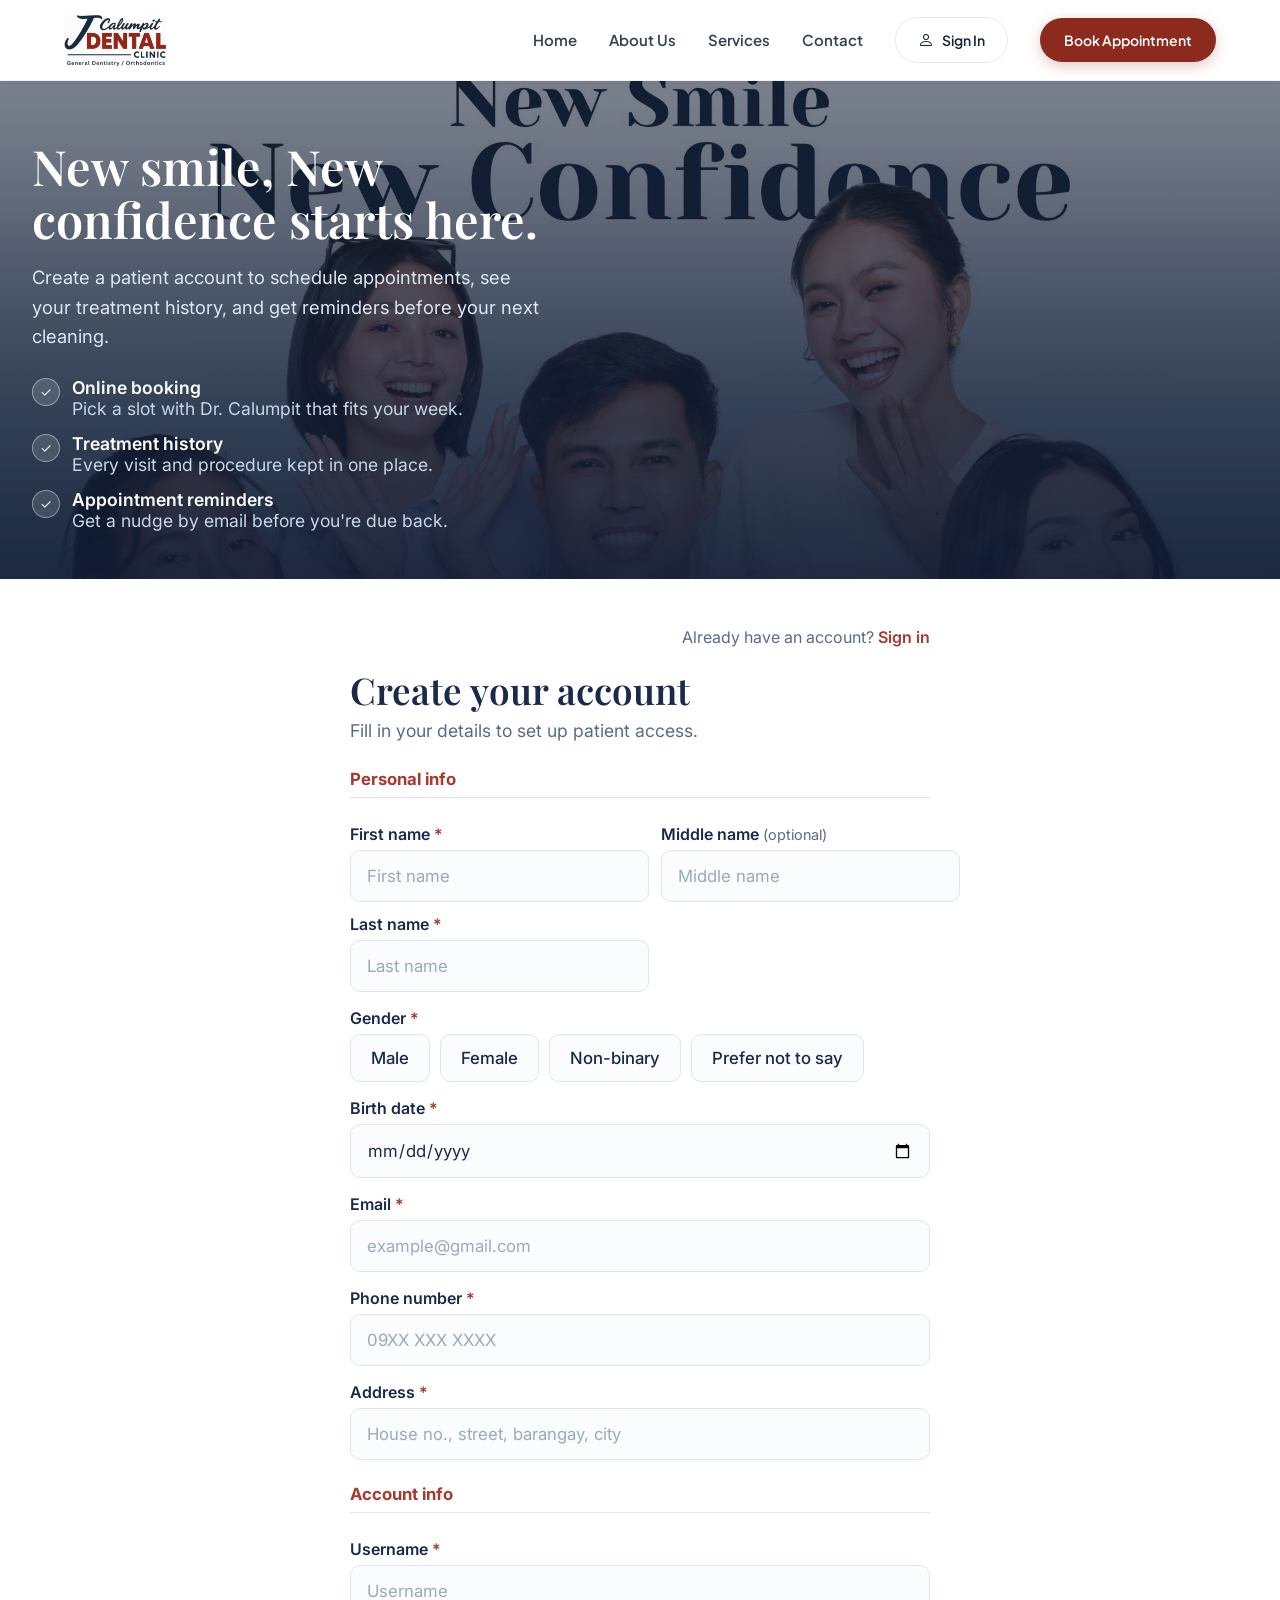
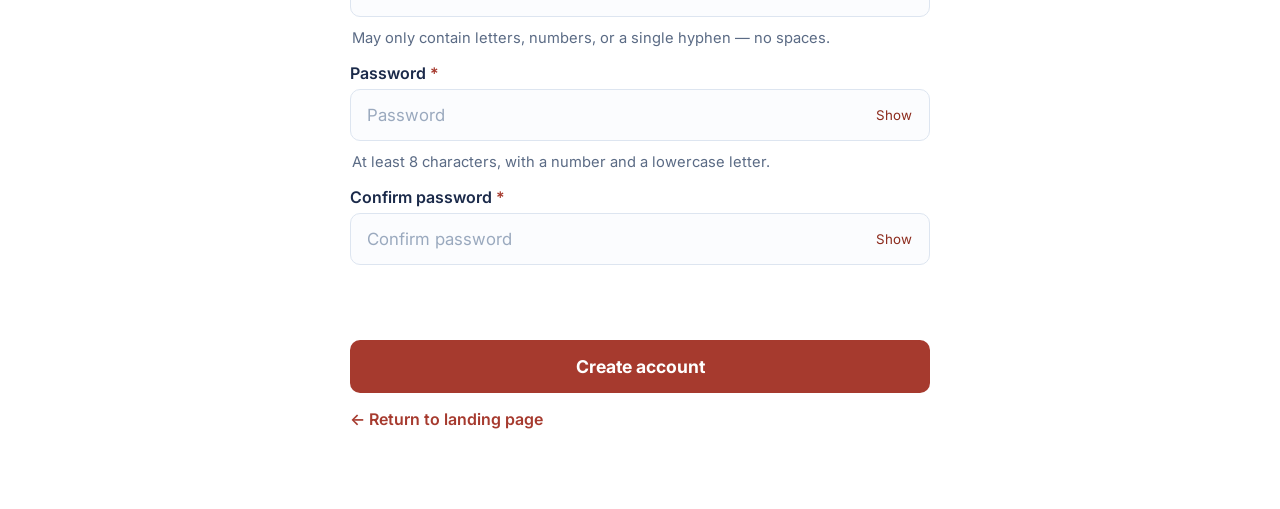
<file: jcalumpit/register.html>
<!doctype html>
<html lang="en">
  <head>
    <meta charset="UTF-8" />
    <meta name="viewport" content="width=device-width, initial-scale=1.0" />
    <title>Calumpit Dental Clinic — Create Account</title>
    <link rel="stylesheet" href="assets/auth.css" />
    <link
      rel="stylesheet"
      href="https://cdnjs.cloudflare.com/ajax/libs/font-awesome/6.5.2/css/all.min.css"
    />
    <link rel="preconnect" href="https://fonts.googleapis.com" />
    <link
      href="https://fonts.googleapis.com/css2?family=Playfair+Display:ital,wght@0,500;0,600;1,500&family=Inter:wght@400;500;600;700&display=swap"
      rel="stylesheet"
    />
    <link
      href="https://fonts.googleapis.com/css2?family=Plus+Jakarta+Sans:wght@500;600;700&family=Poppins:wght@400;500;600&display=swap"
      rel="stylesheet"
    />
  </head>
  <body class="register-page">
    <!-- NAVBAR (same as the landing page) -->
    <header class="site-header">
      <div class="container navbar">
        <a href="index.html" class="logo">
          <img
            src="media/logo.jpg"
            alt="J. Calumpit Dental Clinic"
            onerror="
              this.style.display = 'none';
              this.nextElementSibling.style.display = 'flex';
            "
          />
          <div class="logo-fallback" style="display: none">
            <i class="fa-solid fa-tooth"></i>
            <span><strong>J. Calumpit</strong> Dental Clinic</span>
          </div>
        </a>

        <input type="checkbox" id="sidebar-active" />
        <label
          for="sidebar-active"
          class="open-sidebar-button"
          aria-label="Open Navigation Menu"
        >
          <svg
            xmlns="http://www.w3.org/2000/svg"
            width="28"
            height="28"
            fill="currentColor"
            viewBox="0 0 16 16"
          >
            <path
              fill-rule="evenodd"
              d="M2.5 12a.5.5 0 0 1 .5-.5h10a.5.5 0 0 1 0 1H3a.5.5 0 0 1-.5-.5m0-4a.5.5 0 0 1 .5-.5h10a.5.5 0 0 1 0 1H3a.5.5 0 0 1-.5-.5m0-4a.5.5 0 0 1 .5-.5h10a.5.5 0 0 1 0 1H3a.5.5 0 0 1-.5-.5"
            />
          </svg>
        </label>
        <label for="sidebar-active" class="sidebar-overlay"></label>

        <nav>
          <div class="sidebar-close-btn">
            <label for="sidebar-active" aria-label="Close Navigation Menu">
              <svg
                xmlns="http://www.w3.org/2000/svg"
                width="28"
                height="28"
                fill="currentColor"
                viewBox="0 0 16 16"
              >
                <path
                  d="M4.646 4.646a.5.5 0 0 1 .708 0L8 7.293l2.646-2.647a.5.5 0 0 1 .708.708L8.707 8l2.647 2.646a.5.5 0 0 1-.708.708L8 8.707l-2.646 2.647a.5.5 0 0 1-.708-.708L7.293 8 4.646 5.354a.5.5 0 0 1 0-.708"
                />
              </svg>
            </label>
          </div>

          <a href="index.html#home-link">Home</a>
          <a href="index.html#about-link">About Us</a>
          <a href="index.html#services-link">Services</a>
          <a href="index.html#contact-link">Contact</a>

          <a href="login.html" class="nav-signin">
            <svg
              xmlns="http://www.w3.org/2000/svg"
              width="16"
              height="16"
              fill="currentColor"
              viewBox="0 0 16 16"
            >
              <path
                d="M8 8a3 3 0 1 0 0-6 3 3 0 0 0 0 6m2-3a2 2 0 1 1-4 0 2 2 0 0 1 4 0m4 8c0 1-1 1-1 1H3s-1 0-1-1 1-4 6-4 6 3 6 4m-1-.004c-.001-.246-.154-.986-.832-1.664C11.516 10.68 10.289 10 8 10s-3.516.68-4.168 1.332c-.678.678-.83 1.418-.832 1.664z"
              />
            </svg>
            Sign In
          </a>
          <a
            href="login.html?next=appointment.html&amp;notice=book"
            class="nav-book-btn"
            >Book Appointment</a
          >
        </nav>
      </div>
    </header>
    <div class="layout">
      <!-- LEFT HERO -->
      <div class="hero">
        <div class="hero-copy">
          <h1 class="hero-title">New smile, New confidence starts here.</h1>

          <div class="hero-more">
            <input
              type="checkbox"
              id="heroMoreToggle"
              class="hero-more-checkbox"
            />
            <label for="heroMoreToggle" class="hero-more-toggle">
              <span>Show details</span>
              <svg
                class="chevron"
                viewBox="0 0 24 24"
                fill="none"
                aria-hidden="true"
              >
                <path
                  d="M6 9l6 6 6-6"
                  stroke="currentColor"
                  stroke-width="2"
                  stroke-linecap="round"
                  stroke-linejoin="round"
                />
              </svg>
            </label>

            <div class="hero-more-body">
              <p class="hero-sub">
                Create a patient account to schedule appointments, see your
                treatment history, and get reminders before your next cleaning.
              </p>

              <ul class="feature-list">
                <li>
                  <span class="check">✓</span>
                  <span class="feature-text"
                    ><b>Online booking</b
                    ><span
                      >Pick a slot with Dr. Calumpit that fits your week.</span
                    ></span
                  >
                </li>
                <li>
                  <span class="check">✓</span>
                  <span class="feature-text"
                    ><b>Treatment history</b
                    ><span
                      >Every visit and procedure kept in one place.</span
                    ></span
                  >
                </li>
                <li>
                  <span class="check">✓</span>
                  <span class="feature-text"
                    ><b>Appointment reminders</b
                    ><span
                      >Get a nudge by email before you're due back.</span
                    ></span
                  >
                </li>
              </ul>
            </div>
          </div>
        </div>
      </div>

      <!-- RIGHT FORM PANEL -->
      <div class="panel">
        <div class="card card-wide">
          <p class="top-link">
            Already have an account?
            <a href="login.html">Sign in</a>
          </p>

          <div class="card-head">
            <h1>Create your account</h1>
            <p>Fill in your details to set up patient access.</p>
          </div>

          <form id="registrationform" novalidate>
            <p class="section-label">Personal info</p>

            <div class="name-grid">
              <div class="field">
                <label for="firstName"
                  >First name <span class="req">*</span></label
                >
                <input
                  type="text"
                  id="firstName"
                  autocomplete="given-name"
                  placeholder="First name"
                />
              </div>
              <div class="field">
                <label for="middleName"
                  >Middle name <span class="opt">(optional)</span></label
                >
                <input
                  type="text"
                  id="middleName"
                  autocomplete="additional-name"
                  placeholder="Middle name"
                />
              </div>
              <div class="field">
                <label for="lastName"
                  >Last name <span class="req">*</span></label
                >
                <input
                  type="text"
                  id="lastName"
                  autocomplete="family-name"
                  placeholder="Last name"
                />
              </div>
            </div>

            <div class="field">
              <span class="field-label" id="genderLabel"
                >Gender <span class="req">*</span></span
              >
              <div
                class="radio-group"
                id="genderGroup"
                role="radiogroup"
                aria-labelledby="genderLabel"
              >
                <label class="radio"
                  ><input type="radio" name="gender" value="male" /><span
                    >Male</span
                  ></label
                >
                <label class="radio"
                  ><input type="radio" name="gender" value="female" /><span
                    >Female</span
                  ></label
                >
                <label class="radio"
                  ><input type="radio" name="gender" value="non-binary" /><span
                    >Non-binary</span
                  ></label
                >
                <label class="radio"
                  ><input
                    type="radio"
                    name="gender"
                    value="prefer-not-to-say"
                  /><span>Prefer not to say</span></label
                >
              </div>
            </div>

            <div class="field">
              <label for="birthDate"
                >Birth date <span class="req">*</span></label
              >
              <input type="date" id="birthDate" autocomplete="bday" />
            </div>

            <div class="field">
              <label for="regEmail">Email <span class="req">*</span></label>
              <input
                type="email"
                id="regEmail"
                autocomplete="email"
                placeholder="example@gmail.com"
              />
            </div>

            <div class="field">
              <label for="phone">Phone number <span class="req">*</span></label>
              <input
                type="tel"
                id="phone"
                autocomplete="tel"
                placeholder="09XX XXX XXXX"
              />
            </div>

            <div class="field">
              <label for="address">Address <span class="req">*</span></label>
              <input
                type="text"
                id="address"
                placeholder="House no., street, barangay, city"
                autocomplete="street-address"
                maxlength="255"
              />
            </div>

            <p class="section-label section-label-spaced">Account info</p>

            <div class="field">
              <label for="username">Username <span class="req">*</span></label>
              <input
                type="text"
                id="username"
                autocomplete="username"
                placeholder="Username"
              />
              <p class="hint">
                May only contain letters, numbers, or a single hyphen — no
                spaces.
              </p>
            </div>

            <div class="field">
              <label for="regPassword"
                >Password <span class="req">*</span></label
              >
              <input
                type="password"
                id="regPassword"
                autocomplete="new-password"
                placeholder="Password"
                minlength="8"
              />
              <p class="hint">
                At least 8 characters, with a number and a lowercase letter.
              </p>
            </div>

            <div class="field">
              <label for="regConfirm"
                >Confirm password <span class="req">*</span></label
              >
              <input
                type="password"
                id="regConfirm"
                autocomplete="new-password"
                placeholder="Confirm password"
                minlength="8"
              />
            </div>
            <p id="message" class="hint"></p>

            <button type="submit" class="submit submit-wide">
              Create account
            </button>
          </form>

          <p class="switch-line">
            <a class="link-btn" href="index.html">← Return to landing page</a>
          </p>
        </div>
      </div>
    </div>
    <script src="assets/site.js"></script>
    <script src="assets/auth.js"></script>
  </body>
</html>
</file>
<file: jcalumpit/style.css>
@import url("https://fonts.googleapis.com/css2?family=Playfair+Display:ital,wght@0,500;0,600;0,700;1,400;1,600&family=Plus+Jakarta+Sans:wght@300;400;500;600;700;800&family=Poppins:wght@300;400;500;600;700&display=swap");

:root {
  --primary-color: #8c2b1d;
  --primary-hover: #732015;
  --primary-dark: #5c1910;
  --primary-soft: #faece9;
  --primary-tint: #fdf4f2;

  --dark-navy: #162536;
  --dark-navy-deep: #0f1b29;
  --navy-muted: #243547;

  --teal-accent: #0e7490;

  --text-main: #17263d;
  --text-muted: #64748b;
  --text-light: #94a3b8;

  --bg-light: #f8fafc;
  --bg-card: #ffffff;
  --border-color: #e2e8f0;
  --border-focus: #8c2b1d;

  --font-serif: "Playfair Display", Georgia, "Times New Roman", serif;
  --font-sans: "Plus Jakarta Sans", "Poppins", sans-serif;

  --radius-sm: 8px;
  --radius-md: 14px;
  --radius-lg: 20px;
  --radius-pill: 9999px;

  --shadow-sm: 0 2px 8px rgba(0, 0, 0, 0.04);
  --shadow-md: 0 8px 24px rgba(0, 0, 0, 0.06);
  --shadow-lg: 0 16px 36px rgba(0, 0, 0, 0.08);

  --brand: var(--primary-color);
  --ink: var(--dark-navy);
  --muted: var(--text-muted);
  --surface-alt: #f8fafc;
  --white: #ffffff;
  --secondary-bg: #f8fafc;
}

* {
  margin: 0;
  padding: 0;
  box-sizing: border-box;
}

html {
  scroll-behavior: smooth;
}

body {
  font-family: var(--font-sans);
  color: var(--text-main);
  background: #ffffff;
  line-height: 1.6;
  overflow-x: hidden;
}

a {
  text-decoration: none;
  color: inherit;
  transition: all 0.25s ease;
}

img {
  max-width: 100%;
  display: block;
}

.container {
  width: 90%;
  max-width: 1200px;
  margin: auto;
}

/* =========================================
   HEADER & NAVIGATION
========================================= */
header {
  width: 100%;
  position: fixed;
  top: 0;
  left: 0;
  background: #ffffff;
  z-index: 1000;
  box-shadow: 0 2px 16px rgba(0, 0, 0, 0.05);
  border-bottom: 1px solid rgba(226, 232, 240, 0.6);
}

.navbar {
  height: 80px;
  display: flex;
  align-items: center;
  justify-content: space-between;
}

.logo {
  display: flex;
  align-items: center;
  gap: 12px;
}

.logo img {
  height: 52px;
  width: auto;
  object-fit: contain;
}

.logo-fallback {
  display: flex;
  align-items: center;
  gap: 10px;
  color: var(--dark-navy);
  font-size: 1.25rem;
}

.logo-fallback i {
  color: var(--primary-color);
  font-size: 1.5rem;
}

.logo-fallback span strong {
  color: var(--primary-color);
}

/* Sidebar Toggle Mechanics */
#sidebar-active {
  display: none;
}

.open-sidebar-button {
  display: none;
  cursor: pointer;
  color: var(--dark-navy);
  padding: 4px;
}

.sidebar-overlay {
  display: none;
  position: fixed;
  top: 0;
  left: 0;
  width: 100vw;
  height: 100vh;
  background: rgba(15, 27, 41, 0.4);
  backdrop-filter: blur(2px);
  z-index: 1000;
}

nav {
  display: flex;
  align-items: center;
  gap: 32px;
  margin-left: auto;
}

nav a {
  color: #334155;
  font-size: 15px;
  font-weight: 600;
  position: relative;
  padding: 8px 0;
  transition: color 0.2s ease;
}

nav a:hover,
nav a.active {
  color: var(--primary-color);
}

.nav-signin {
  display: inline-flex;
  align-items: center;
  gap: 8px;
  background: #ffffff;
  color: var(--dark-navy);
  padding: 11px 22px;
  border-radius: var(--radius-pill);
  font-size: 14px;
  font-weight: 600;
  cursor: pointer;
  border: 1px solid var(--border-color);
  transition: all 0.25s ease;
}

.nav-signin:hover {
  border-color: #cbd5e1;
  background: #f8fafc;
  transform: translateY(-2px);
}

.nav-book-btn {
  background: var(--primary-color);
  color: #ffffff !important;
  font-size: 14px;
  font-weight: 600;
  padding: 11px 24px !important;
  border-radius: var(--radius-pill);
  transition:
    background-color 0.25s ease,
    transform 0.15s ease;
  box-shadow: 0 4px 14px rgba(140, 43, 29, 0.25);
}

.nav-book-btn:hover {
  background: var(--primary-hover);
  transform: translateY(-1px);
}

.sidebar-close-btn {
  display: flex;
  justify-content: flex-end; /* Moves X button to the right */
  width: 100%;
  margin-bottom: 12px;
}

/* Checkbox Toggle Handlers */
#sidebar-active:checked ~ .sidebar-overlay {
  display: block;
}

#sidebar-active:checked ~ nav {
  right: 0;
}

/* =========================================
   BUTTONS
========================================= */
.primary-btn {
  display: inline-flex;
  align-items: center;
  gap: 8px;
  background: var(--primary-color);
  color: #ffffff;
  padding: 14px 28px;
  border-radius: var(--radius-pill);
  font-size: 14px;
  font-weight: 600;
  cursor: pointer;
  border: none;
  transition: all 0.25s ease;
  box-shadow: 0 4px 14px rgba(140, 43, 29, 0.25);
}

.primary-btn:hover {
  background: var(--primary-hover);
  transform: translateY(-2px);
  box-shadow: 0 6px 20px rgba(140, 43, 29, 0.35);
}

.secondary-btn {
  display: inline-flex;
  align-items: center;
  gap: 8px;
  background: #ffffff;
  color: var(--dark-navy);
  padding: 13px 26px;
  border-radius: var(--radius-pill);
  font-size: 14px;
  font-weight: 600;
  cursor: pointer;
  border: 1px solid var(--border-color);
  transition: all 0.25s ease;
}

.secondary-btn:hover {
  border-color: #cbd5e1;
  background: #f8fafc;
  transform: translateY(-2px);
}

/* =========================================
   HERO SECTION
========================================= */
.hero {
  min-height: 92vh;
  max-width: 1200px;
  margin: auto;
  padding: 140px 25px 70px;
  display: grid;
  grid-template-columns: 1.15fr 0.85fr;
  align-items: center;
  gap: 50px;
}

.small-title {
  color: var(--teal-accent);
  font-size: 13px;
  font-weight: 700;
  letter-spacing: 1px;
  text-transform: uppercase;
  margin-bottom: 16px;
}

.hero h1 {
  font-family: var(--font-serif);
  font-size: 58px;
  font-weight: 700;
  line-height: 1.15;
  color: var(--dark-navy);
  margin-bottom: 22px;
  letter-spacing: -0.5px;
}

.hero h1 .highlight-text {
  color: var(--primary-color);
  font-style: italic;
  font-weight: 600;
}

.hero-text {
  color: var(--text-muted);
  max-width: 530px;
  font-size: 16px;
  line-height: 1.75;
  margin-bottom: 35px;
}

.hero-buttons {
  display: flex;
  gap: 15px;
  align-items: center;
  margin-bottom: 40px;
}

.hero-pills {
  display: flex;
  flex-wrap: wrap;
  gap: 12px;
}

.pill-tag {
  display: inline-flex;
  align-items: center;
  gap: 8px;
  background: #ffffff;
  border: 1px solid var(--border-color);
  color: #475569;
  padding: 8px 16px;
  border-radius: var(--radius-pill);
  font-size: 13px;
  font-weight: 500;
  box-shadow: var(--shadow-sm);
}

.pill-tag i {
  color: var(--teal-accent);
  font-size: 12px;
}

/* Hero Image & Cards */
.hero-image {
  position: relative;
  display: flex;
  justify-content: center;
}

.hero-image img {
  width: 430px;
  height: 500px;
  object-fit: cover;
  border-radius: 30px;
  position: relative;
  z-index: 2;
  box-shadow: 0 10px 30px rgba(0, 0, 0, 0.2);
}

.image-circle {
  position: absolute;
  width: 420px;
  height: 420px;
  background: #e0f2fe;
  border-radius: 50%;
  top: 40px;
}

.floating-card {
  position: absolute;
  z-index: 3;
  background: white;
  padding: 15px;
  display: flex;
  align-items: center;
  gap: 10px;
  border-radius: 12px;
  box-shadow: 0 10px 30px rgba(0, 0, 0, 0.1);
}

.floating-card i {
  background: var(--primary-tint);
  color: var(--primary-color);
  padding: 12px;
  border-radius: 10px;
}

.floating-card strong {
  font-size: 13px;
}

.floating-card p {
  font-size: 11px;
  color: #64748b;
}

.card-one {
  left: -80px;
  top: 100px;
}

.card-two {
  right: -70px;
  bottom: 70px;
}

/* ANIMATION */

.autoShow {
  animation: text-appear both;
  animation-timeline: view();
  animation-range: entry 20s cover 100vh;
}

.imageReveal {
  animation: imageReveal both;
  animation-timeline: view(50% 20%);
}

/* ABOUT SECTION */
.about-banner {
  position: relative;
  min-height: 380px;
  display: flex;
  align-items: center;
  justify-content: center;
  text-align: center;
  color: white;
  padding: 70px 25px;
  background:
    linear-gradient(180deg, rgba(17, 24, 33, 0.55), rgba(17, 24, 33, 0.78)),
    url("media/about-pic.jpg") center / cover no-repeat;
}

.about-banner-content {
  max-width: 680px;
}

.about-banner .section-tag {
  color: #ecc7c2;
}

.about-banner h2 {
  font-size: 46px;
  margin-bottom: 18px;
  color: white;
}

.about-banner p {
  color: rgba(255, 255, 255, 0.85);
  font-size: 16px;
  line-height: 1.7;
}

.about-body {
  max-width: 1200px;
  margin: auto;
  padding: 90px 25px;
  display: grid;
  grid-template-columns: 1.3fr 1fr;
  gap: 60px;
  align-items: start;
}

.about-narrative h3 {
  font-size: 28px;
  margin-bottom: 18px;
}

.about-narrative p {
  color: var(--muted);
  line-height: 1.8;
  margin-bottom: 22px;
}

.about-features {
  display: grid;
  grid-template-columns: 1fr 1fr;
  gap: 15px;
  margin-bottom: 30px;
}

.about-features div {
  font-size: 14px;
}

.about-features i {
  color: var(--brand);
}

.about-quote {
  background: var(--surface-alt);
  border-left: 4px solid var(--brand);
  border-radius: 4px 16px 16px 4px;
  padding: 35px 32px;
}

.about-quote p {
  font-family: var(--font-serif);
  font-style: italic;
  font-size: 21px;
  line-height: 1.55;
  color: var(--ink);
  margin-bottom: 18px;
}

.about-quote span {
  display: block;
  font-size: 13px;
  color: var(--muted);
  font-weight: 600;
}

/* =========================================
   SERVICES SECTION
========================================= */
.services {
  background: #f8fafc;
  padding: 100px 0;
  border-top: 1px solid var(--border-color);
  border-bottom: 1px solid var(--border-color);
}

.section-heading {
  text-align: center;
  max-width: 650px;
  margin: 0 auto 60px;
}

.section-tag {
  color: var(--primary-color);
  font-size: 13px;
  font-weight: 700;
  letter-spacing: 1px;
  text-transform: uppercase;
  margin-bottom: 12px;
}

.section-heading h2 {
  font-family: var(--font-serif);
  font-size: 38px;
  font-weight: 700;
  color: var(--dark-navy);
  margin-bottom: 14px;
  letter-spacing: -0.3px;
}

.section-heading h2 span {
  color: var(--primary-color);
}

.section-heading p {
  color: var(--text-muted);
  font-size: 15px;
}

.services-grid {
  display: grid;
  grid-template-columns: repeat(4, 1fr);
  gap: 24px;
}

.service-card {
  background: #ffffff;
  padding: 32px 26px;
  border-radius: 18px;
  border: 1px solid var(--border-color);
  transition: all 0.3s ease;
  display: flex;
  flex-direction: column;
}

.service-card:hover {
  transform: translateY(-8px);
  border-color: rgba(140, 43, 29, 0.2);
  box-shadow: 0 16px 36px rgba(140, 43, 29, 0.08);
}

.service-icon {
  width: 56px;
  height: 56px;
  display: flex;
  align-items: center;
  justify-content: center;
  background: var(--primary-tint);
  color: var(--primary-color);
  border-radius: 14px;
  margin-bottom: 22px;
  transition:
    background-color 0.3s ease,
    color 0.3s ease;
}

.service-card:hover .service-icon {
  background: var(--primary-color);
  color: #ffffff;
}

.service-card h3 {
  font-size: 18px;
  font-weight: 700;
  color: var(--dark-navy);
  margin-bottom: 12px;
}

.service-card p {
  color: var(--text-muted);
  font-size: 13.5px;
  line-height: 1.65;
  margin-bottom: 20px;
  flex-grow: 1;
}

.service-link {
  color: var(--primary-color);
  font-size: 13.5px;
  font-weight: 700;
  display: inline-flex;
  align-items: center;
  gap: 6px;
}

.service-link:hover {
  color: var(--primary-hover);
  transform: translateX(4px);
}

/* =========================================
   CONTACT SECTION
========================================= */
.contact.section {
  padding: 80px 0;
  background: var(--white);
}

.contact-section-wrapper {
  padding: 0;
  background: transparent;
}

.contact-layout-grid {
  display: grid;
  grid-template-columns: 1.15fr 0.85fr;
  gap: 32px;
  align-items: start;
  max-width: 1100px;
  margin: 0 auto;
}

.contact-form-card {
  background: var(--white);
  border: 1px solid var(--border-color);
  border-radius: var(--radius-lg);
  padding: 38px 34px;
  box-shadow: var(--shadow-sm);
  box-sizing: border-box;
}

.form-double-row {
  display: grid;
  grid-template-columns: 1fr 1fr;
  gap: 20px;
}

.form-group {
  margin-bottom: 20px;
}

.form-group label {
  display: block;
  font-size: 13.5px;
  font-weight: 600;
  color: var(--dark-navy);
  margin-bottom: 8px;
}

.form-group input,
.form-group select,
.form-group textarea {
  width: 100%;
  padding: 13px 16px;
  border-radius: var(--radius-sm);
  border: 1px solid var(--border-color);
  background: var(--secondary-bg);
  color: var(--dark-navy);
  font-family: var(--font-sans);
  font-size: 14px;
  outline: none;
  box-sizing: border-box;
  transition: all 0.2s ease;
}

.form-group input::placeholder,
.form-group textarea::placeholder {
  color: #94a3b8;
}

.form-group input:focus,
.form-group select:focus,
.form-group textarea:focus {
  border-color: var(--primary-color);
  background: var(--white);
  box-shadow: 0 0 0 3px rgba(140, 43, 29, 0.12);
}

.form-group select {
  cursor: pointer;
  appearance: auto;
}

.form-group textarea {
  resize: vertical;
  min-height: 110px;
}

.contact-submit-btn {
  width: 100%;
  background: var(--primary-color);
  color: white;
  padding: 15px 24px;
  border-radius: var(--radius-pill);
  font-size: 15px;
  font-weight: 700;
  border: none;
  cursor: pointer;
  margin-top: 10px;
  box-shadow: 0 4px 14px rgba(140, 43, 29, 0.25);
  transition:
    background-color 0.25s ease,
    transform 0.15s ease,
    box-shadow 0.25s ease;
}

.contact-submit-btn:hover {
  background: var(--primary-hover);
  transform: translateY(-2px);
  box-shadow: 0 8px 20px rgba(140, 43, 29, 0.35);
}

.contact-info-column {
  display: flex;
  flex-direction: column;
  gap: 24px;
}

.clinic-details-card {
  background: var(--white);
  border: 1px solid var(--border-color);
  border-radius: var(--radius-lg);
  padding: 34px 30px;
  box-shadow: var(--shadow-sm);
  display: flex;
  flex-direction: column;
  gap: 26px;
  box-sizing: border-box;
}

.contact-detail-row {
  display: flex;
  align-items: flex-start;
  gap: 16px;
}

.detail-icon-box {
  width: 44px;
  height: 44px;
  border-radius: var(--radius-sm);
  background: #f1f5f9;
  color: #475569;
  display: flex;
  align-items: center;
  justify-content: center;
  flex-shrink: 0;
}

.detail-text h4 {
  font-size: 14.5px;
  font-weight: 700;
  color: var(--dark-navy);
  margin-bottom: 4px;
}

.detail-text p {
  font-size: 13.5px;
  color: var(--text-muted);
  line-height: 1.55;
  margin: 0;
}

.detail-text a {
  color: var(--text-muted);
  text-decoration: none;
  transition: color 0.2s ease;
}

.detail-text a:hover {
  color: var(--primary-color);
}

.clinic-hours-card {
  background: var(--dark-navy);
  color: white;
  border-radius: var(--radius-lg);
  padding: 32px 30px;
  box-shadow: var(--shadow-md);
  box-sizing: border-box;
}

.clinic-hours-card h3 {
  font-size: 18px;
  font-weight: 700;
  color: white;
  margin-bottom: 20px;
}

.hours-schedule {
  display: flex;
  flex-direction: column;
  gap: 14px;
}

.hours-row {
  display: flex;
  justify-content: space-between;
  align-items: center;
  font-size: 14px;
  padding-bottom: 12px;
  border-bottom: 1px solid rgba(255, 255, 255, 0.08);
}

.hours-row:last-child {
  border-bottom: none;
  padding-bottom: 0;
}

.day-label {
  color: white;
  font-weight: 500;
}

.time-label {
  color: var(--white);
  font-weight: 600;
}

.time-label.closed-tag {
  color: white;
  font-weight: 500;
}

.h2color {
  color: var(--primary-color);
}

/* =========================================
   FOOTER
========================================= */
footer {
  background: var(--dark-navy-deep);
  color: #ffffff;
  padding: 70px 0 25px;
  border-top: 1px solid rgba(255, 255, 255, 0.05);
}

.footer-content {
  display: grid;
  grid-template-columns: 2fr 1fr 1fr;
  gap: 50px;
}

.footer-content h2 {
  font-size: 20px;
  font-weight: 700;
  margin-bottom: 14px;
  display: flex;
  align-items: center;
  gap: 10px;
}

.footer-content h2 i {
  color: var(--primary-color);
}

.footer-content h3 {
  font-size: 16px;
  font-weight: 700;
  margin-bottom: 18px;
  color: #ffffff;
}

.footer-content p {
  color: #94a3b8;
  font-size: 14px;
  line-height: 1.7;
}

.footer-content a {
  display: block;
  color: #94a3b8;
  margin-bottom: 10px;
  font-size: 14px;
}

.footer-content a:hover {
  color: #ffffff;
  padding-left: 4px;
}

.footer-social {
  display: flex;
  gap: 12px;
}

.footer-social a {
  width: 38px;
  height: 38px;
  border-radius: 50%;
  background: rgba(255, 255, 255, 0.08);
  display: flex;
  align-items: center;
  justify-content: center;
  color: #cbd5e1;
  transition: all 0.25s ease;
  margin-bottom: 0;
}

.footer-social a:hover {
  background: var(--primary-color);
  color: #ffffff;
  transform: translateY(-2px);
  padding-left: 0;
}

.footer-bottom {
  max-width: 1200px;
  margin: 50px auto 0;
  padding-top: 25px;
  border-top: 1px solid rgba(255, 255, 255, 0.08);
  text-align: center;
  font-size: 13px;
  color: #64748b;
}

/* ANIMATIONS */
@keyframes text-appear {
  from {
    opacity: 0;
    transform: translateY(100px);
  }
  to {
    opacity: 1;
    transform: translateY(0);
  }
}

@keyframes imageReveal {
  from {
    filter: saturate(0) contrast(4) brightness(0.1) blur(5px);
    opacity: 0;
    transform: translate(0, 4rem) scale(0.95);
  }
  to {
    filter: none;
    opacity: 1;
    transform: translate(0, 0) scale(1);
  }
}

@keyframes fadeInUp {
  from {
    opacity: 0;
    transform: translateY(30px);
  }
  to {
    opacity: 1;
    transform: translateY(0);
  }
}

/* Continuous Floating Animation for Image */
@keyframes float {
  0%,
  100% {
    transform: translateY(0);
  }
  50% {
    transform: translateY(-12px);
  }
}

/* Staggered text entrance */
.hero-content .small-title {
  animation: fadeInUp 0.8s cubic-bezier(0.16, 1, 0.3, 1) forwards;
}

.hero-content h1 {
  opacity: 0;
  animation: fadeInUp 0.8s cubic-bezier(0.16, 1, 0.3, 1) 0.15s forwards;
}

.hero-content .hero-text {
  opacity: 0;
  animation: fadeInUp 0.8s cubic-bezier(0.16, 1, 0.3, 1) 0.3s forwards;
}

.hero-content .hero-buttons {
  opacity: 0;
  animation: fadeInUp 0.8s cubic-bezier(0.16, 1, 0.3, 1) 0.45s forwards;
}

.hero-content .hero-pills {
  opacity: 0;
  animation: fadeInUp 0.8s cubic-bezier(0.16, 1, 0.3, 1) 0.6s forwards;
}

/* Hero Image Entrance & Continuous Float */
.hero-image {
  opacity: 0;
  animation: fadeInUp 1s cubic-bezier(0.16, 1, 0.3, 1) 0.2s forwards;
}

/* =========================================
   RESPONSIVE & MOBILE NAVIGATION FIXES
========================================= */

/* Desktop view (769px and above) */
@media (min-width: 769px) {
  .open-sidebar-button,
  .sidebar-close-btn,
  .sidebar-overlay {
    display: none !important;
  }

  nav {
    display: flex;
    align-items: center;
    gap: 32px;
  }
}

/* Tablet & Mobile view (768px and below) */
@media (max-width: 768px) {
  .open-sidebar-button {
    display: flex;
  }

  nav {
    position: fixed;
    top: 0;
    right: -290px;
    width: 280px;
    height: 100vh;
    align-items: flex-start; /* Aligns all links and buttons to the left */
    text-align: left;
    background-color: #ffffff;
    box-shadow: -6px 0 20px rgba(0, 0, 0, 0.12);
    display: flex;
    flex-direction: column;
    padding: 24px 20px;
    transition: right 0.35s cubic-bezier(0.16, 1, 0.3, 1);
    z-index: 1001;
    gap: 12px;
  }

  .sidebar-close-btn {
    display: flex;
    justify-content: flex-end;
    margin-bottom: 12px;
  }

  .sidebar-close-btn label {
    cursor: pointer;
    color: var(--dark-navy);
  }

  nav a {
    text-decoration: none;
    color: var(--dark-navy);
    font-size: 0.95rem;
    font-weight: 600;
    width: 100%; /* Stretches links and border lines across full width */
    text-align: left;
    padding: 12px 0;
    border-bottom: 1px solid var(--border-color);
  }

  .nav-signin,
  .nav-book-btn {
    justify-content: flex-start; /* Left-aligns text and icons inside buttons */
    text-align: left;
    width: 100%;
  }

  /* Prevent Horizontal Overflow & Adapt Grids */
  .hero {
    grid-template-columns: 1fr;
    text-align: center;
    padding: 110px 16px 40px;
    gap: 30px;
  }

  .hero-content {
    display: flex;
    flex-direction: column;
    align-items: center;
  }

  .hero-buttons {
    justify-content: center;
  }

  .hero-pills {
    justify-content: center;
  }

  .hero h1 {
    font-size: 38px;
  }

  .hero-image {
    flex-direction: column;
    align-items: center;
  }

  .hero-image img {
    width: 100%;
    max-width: 320px;
    height: 380px;
  }

  .image-circle {
    width: 280px;
    height: 280px;
    top: 20px;
  }

  .floating-card {
    position: absolute;
    padding: 10px 14px;
    background: rgba(255, 255, 255, 0.95);
    backdrop-filter: blur(4px);
    box-shadow: 0 8px 20px rgba(0, 0, 0, 0.15);
    border: 1px solid rgba(226, 232, 240, 0.8);
    width: auto;
    max-width: 200px;
    margin: 0;
  }

  .floating-card i {
    padding: 8px;
    font-size: 14px;
  }

  .floating-card strong {
    font-size: 12px;
  }

  .floating-card p {
    font-size: 10px;
  }

  /* Badge 1: Top-Left Overlay */
  .card-one {
    top: 16px;
    left: 10px;
    right: auto;
    bottom: auto;
  }

  /* Badge 2: Bottom-Right Overlay */
  .card-two {
    bottom: 16px;
    right: 10px;
    left: auto;
    top: auto;
  }

  .about-body,
  .contact-layout-grid,
  .form-double-row,
  .footer-content {
    grid-template-columns: 1fr;
    gap: 24px;
  }

  .about-features {
    grid-template-columns: 1fr;
  }

  .services-grid {
    grid-template-columns: 1fr;
  }

  .section-heading h2,
  .about-banner h2 {
    font-size: 30px;
  }
}

/* ---------- Contact form status + spam trap ---------- */
.hp-field {
  position: absolute;
  left: -9999px;
  width: 1px;
  height: 1px;
  overflow: hidden;
}
.form-status {
  margin: 0 0 14px;
  font-size: 1rem;
  font-weight: 500;
  line-height: 1.5;
}
.form-status:empty {
  display: none;
}
.form-status.ok {
  color: #1a7f37;
  background: #eaf7ee;
  border: 1px solid #b7e1c1;
  padding: 12px 16px;
  border-radius: 10px;
}
.form-status.error {
  color: #b42318;
}
.contact-form input.invalid,
.contact-form select.invalid,
.contact-form textarea.invalid,
#contactForm .invalid {
  border-color: #d92d20 !important;
  box-shadow: 0 0 0 3px rgba(217, 45, 32, 0.12);
}
.contact-submit-btn:disabled {
  opacity: 0.7;
  cursor: wait;
}
.gallery {
  background: #fff;
}

/* ---------- Photo gallery (grid + lightbox) ---------- */
/* Photo gallery: responsive grid (handles 50+ photos) + lightbox. */
.gal-grid {
  display: grid;
  grid-template-columns: repeat(auto-fill, minmax(230px, 1fr));
  gap: 14px;
}
.gal-item {
  position: relative;
  display: block;
  padding: 0;
  border: 0;
  border-radius: 14px;
  overflow: hidden;
  aspect-ratio: 4 / 3;
  cursor: zoom-in;
  background: linear-gradient(110deg, #e9eef5 30%, #f6f8fb 50%, #e9eef5 70%);
  background-size: 200% 100%;
  animation: galShimmer 1.4s linear infinite;
}
.gal-item img {
  width: 100%;
  height: 100%;
  object-fit: cover;
  display: block;
  transition:
    transform 0.4s ease,
    opacity 0.3s;
}
.gal-item:hover img,
.gal-item:focus-visible img {
  transform: scale(1.06);
}
.gal-item:focus-visible {
  outline: 3px solid #8c2b1d;
  outline-offset: 2px;
}
.gal-item .cap {
  position: absolute;
  left: 0;
  right: 0;
  bottom: 0;
  padding: 26px 12px 10px;
  color: #fff;
  font-size: 0.92rem;
  text-align: left;
  background: linear-gradient(
    to top,
    rgba(15, 27, 41, 0.78),
    rgba(15, 27, 41, 0)
  );
  opacity: 0;
  transition: opacity 0.25s;
}
.gal-item:hover .cap,
.gal-item:focus-visible .cap {
  opacity: 1;
}
@keyframes galShimmer {
  to {
    background-position-x: -200%;
  }
}
.gal-more {
  text-align: center;
  margin-top: 28px;
}
.gal-btn {
  display: inline-block;
  padding: 14px 30px;
  border-radius: 9999px;
  border: 2px solid #8c2b1d;
  background: #fff;
  color: #8c2b1d;
  font:
    600 1rem "Plus Jakarta Sans",
    sans-serif;
  text-decoration: none;
  cursor: pointer;
  transition: all 0.2s;
}
.gal-btn:hover {
  background: #8c2b1d;
  color: #fff;
}
.gal-empty {
  text-align: center;
  color: #64748b;
  padding: 48px 12px;
  font-size: 1.1rem;
}

/* Lightbox */
.gal-lb {
  position: fixed;
  inset: 0;
  z-index: 3000;
  background: rgba(10, 18, 30, 0.94);
  display: flex;
  align-items: center;
  justify-content: center;
  flex-direction: column;
  padding: 56px 64px 72px;
}
.gal-lb[hidden] {
  display: none;
}
.gal-lb img {
  max-width: 100%;
  max-height: 100%;
  object-fit: contain;
  border-radius: 8px;
  box-shadow: 0 20px 60px rgba(0, 0, 0, 0.5);
}
.gal-lb .lb-cap {
  position: absolute;
  left: 0;
  right: 0;
  bottom: 18px;
  text-align: center;
  color: #e5ecf6;
  font-size: 1rem;
  padding: 0 70px;
}
.gal-lb .lb-count {
  position: absolute;
  top: 20px;
  left: 24px;
  color: #b8c4d6;
  font-size: 0.95rem;
}
.gal-lb button {
  position: absolute;
  border: 0;
  background: rgba(255, 255, 255, 0.12);
  color: #fff;
  width: 48px;
  height: 48px;
  border-radius: 50%;
  font-size: 1.5rem;
  line-height: 1;
  cursor: pointer;
}
.gal-lb button:hover {
  background: rgba(255, 255, 255, 0.24);
}
.gal-lb .lb-close {
  top: 14px;
  right: 18px;
}
.gal-lb .lb-prev {
  left: 14px;
  top: 50%;
  transform: translateY(-50%);
}
.gal-lb .lb-next {
  right: 14px;
  top: 50%;
  transform: translateY(-50%);
}
@media (max-width: 640px) {
  .gal-grid {
    grid-template-columns: repeat(2, 1fr);
    gap: 8px;
  }
  .gal-lb {
    padding: 56px 12px 72px;
  }
  .gal-lb .lb-prev,
  .gal-lb .lb-next {
    top: auto;
    bottom: 14px;
    transform: none;
  }
  .gal-lb .lb-cap {
    bottom: 72px;
    padding: 0 12px;
  }
}
@media (prefers-reduced-motion: reduce) {
  .gal-item,
  .gal-item img {
    animation: none;
    transition: none;
  }
}
</file>
<file: jcalumpit/assets/auth.css>
/* Login & Register pages: split layout, forms, and the shared site navbar.
   Body class: login-page / register-page. */

:root {
  --navy: #1b2a4a;
  --navy-deep: #0f1b33;
  --brick: #a63a2e;
  --brick-dark: #8a2f25;
  --sky: #eaf1f8;
  --white: #ffffff;
  --ink-soft: #5b6b85;
  --line: #dde5f0;
  --focus: #2c5fae;
}
* {
  box-sizing: border-box;
}
html,
body {
  margin: 0;
  padding: 0;
}
body {
  font-family:
    "Inter",
    system-ui,
    -apple-system,
    sans-serif;
  background: var(--sky);
  color: var(--navy);
  min-height: 100vh;
  padding-top: 80px; /* fixed navbar */
}
a {
  color: inherit;
}

.layout {
  display: grid;
  grid-template-columns: minmax(0, 1fr) minmax(0, 1fr);
  min-height: calc(100vh - 80px);
}

/* LEFT — hero panel */
.hero {
  position: relative;
  background-image:
    linear-gradient(
      180deg,
      rgba(15, 27, 51, 0.55) 0%,
      rgba(15, 27, 51, 0.78) 55%,
      rgba(15, 27, 51, 0.93) 100%
    ),
    url("../media/register-hero.jpg");
  background-color: var(--navy-deep);
  background-size: cover;
  background-position: center 15%;
  color: var(--white);
  padding: 44px 56px;
  display: flex;
  flex-direction: column;
  justify-content: space-between;
  min-height: calc(100vh - 80px);
}
.brand {
  display: flex;
  align-items: center;
  gap: 14px;
}
.brand img {
  height: 44px;
  width: auto;
  display: block;
  background: var(--white);
  border-radius: 10px;
  padding: 6px 10px;
}
.hero-copy {
  max-width: 580px;
  margin-top: auto;
  margin-bottom: 12px;
}
.hero-title {
  font-family: "Playfair Display", serif;
  font-weight: 600;
  font-size: clamp(2.2rem, 3.8vw, 3.5rem);
  line-height: 1.08;
  margin: 0 0 18px;
}
.hero-sub {
  font-size: 1.15rem;
  line-height: 1.6;
  color: #dce6f4;
  margin: 0 0 26px;
  max-width: 520px;
}
.feature-list {
  list-style: none;
  padding: 0;
  margin: 0;
  display: flex;
  flex-direction: column;
  gap: 14px;
}
.feature-list li {
  display: flex;
  gap: 12px;
  align-items: flex-start;
  font-size: 1.1rem;
  color: #eaf1f8;
}
.check {
  flex: 0 0 auto;
  width: 28px;
  height: 28px;
  border-radius: 50%;
  background: rgba(255, 255, 255, 0.14);
  border: 1px solid rgba(255, 255, 255, 0.4);
  display: flex;
  align-items: center;
  justify-content: center;
  font-size: 0.85rem;
  margin-top: 1px;
}
.feature-text b {
  display: block;
  font-weight: 600;
  color: var(--white);
}
.feature-text span {
  color: #c6d6eb;
}

/* Collapsible "show details" — always expanded on tablet/desktop;
     collapsed behind a down-arrow toggle on mobile (checkbox hack, no JS). */
.hero-more-checkbox {
  position: absolute;
  opacity: 0;
  width: 1px;
  height: 1px;
  overflow: hidden;
}
.hero-more-toggle {
  display: none;
}
.hero-more-body {
  display: block;
}
.chevron {
  width: 16px;
  height: 16px;
  flex: 0 0 auto;
  transition: transform 0.2s ease;
}

/* RIGHT — form panel */
.panel {
  display: flex;
  align-items: center;
  justify-content: center;
  padding: 48px 32px;
  background: var(--white);
}
.card {
  width: 100%;
  max-width: 480px;
}
.card-head {
  margin-bottom: 28px;
}
.card-head h1 {
  font-family: "Playfair Display", serif;
  font-weight: 600;
  font-size: 2.3rem;
  margin: 0 0 6px;
  color: var(--navy);
}
.card-head p {
  margin: 0;
  color: var(--ink-soft);
  font-size: 1.1rem;
}

form {
  display: flex;
  flex-direction: column;
  gap: 18px;
}

.field {
  display: flex;
  flex-direction: column;
  gap: 6px;
}
.field label {
  font-size: 1rem;
  font-weight: 600;
  color: var(--navy);
}
.field input {
  border: 1px solid var(--line);
  border-radius: 10px;
  padding: 15px 16px;
  font-size: 1.05rem;
  font-family: inherit;
  background: #fbfcfe;
  color: var(--navy);
  outline: none;
  transition:
    border-color 0.15s,
    box-shadow 0.15s;
}
.field input:focus {
  border-color: #8c2b1d;
  box-shadow: 0 0 0 3px rgba(140, 43, 29, 0.12);
  background: var(--white);
}
.field input::placeholder {
  color: #9aa9be;
}

.row-between {
  display: flex;
  align-items: center;
  justify-content: space-between;
  font-size: 1rem;
}
.remember {
  display: flex;
  align-items: center;
  gap: 8px;
  color: var(--ink-soft);
}
.remember input {
  width: 18px;
  height: 18px;
  accent-color: var(--brick);
}
.link-btn {
  background: none;
  border: none;
  padding: 0;
  color: var(--brick);
  font-weight: 600;
  font-size: 1rem;
  cursor: pointer;
  font-family: inherit;
  text-decoration: none;
}
.link-btn:hover {
  text-decoration: underline;
}

.name-grid {
  display: grid;
  grid-template-columns: 1fr 1fr;
  gap: 12px;
}

.submit {
  margin-top: 6px;
  background: var(--brick);
  color: var(--white);
  border: none;
  border-radius: 10px;
  padding: 16px 0;
  font-size: 1.1rem;
  font-weight: 700;
  font-family: inherit;
  cursor: pointer;
  transition: background 0.15s;
}
.submit:hover {
  background: var(--brick-dark);
}
.submit:focus-visible,
.link-btn:focus-visible,
input:focus-visible {
  outline: 2px solid #8c2b1d;
  outline-offset: 2px;
}

.divider::before,

/* Forgot password overlay */
.overlay {
  position: fixed;
  inset: 0;
  background: rgba(15, 27, 51, 0.55);
  display: none;
  align-items: center;
  justify-content: center;
  padding: 20px;
  z-index: 1100; /* above the navbar */
}
.overlay:target {
  display: flex;
}
.modal {
  background: var(--white);
  border-radius: 14px;
  padding: 32px;
  width: 100%;
  max-width: 460px;
  box-shadow: 0 20px 50px rgba(15, 27, 51, 0.3);
}
.modal h2 {
  font-family: "Playfair Display", serif;
  font-size: 1.7rem;
  margin: 0 0 8px;
  color: var(--navy);
}
.modal p {
  font-size: 1.02rem;
  color: var(--ink-soft);
  margin: 0 0 20px;
  line-height: 1.5;
}
.modal-actions {
  display: flex;
  gap: 10px;
  margin-top: 22px;
}
.btn-ghost {
  flex: 1;
  background: none;
  border: 1px solid var(--line);
  border-radius: 9px;
  padding: 14px 0;
  font-family: inherit;
  font-weight: 600;
  font-size: 1.05rem;
  color: var(--navy);
  cursor: pointer;
}
.btn-ghost:hover {
  background: var(--sky);
}
.modal .submit {
  flex: 1;
  margin-top: 0;
}
.register-text {
  text-align: center;
  margin-top: 25px;
  font-size: 1.05rem;
  color: #555;
}

.register-text a {
  color: #8a2f25;
  text-decoration: none;
  font-weight: 600;
}

.register-text a:hover {
  text-decoration: underline;
}

/* Back to Landing Page */
.back-text {
  text-align: center;
  margin-top: 1px;
  font-size: 1.02rem;
  color: #8c2b1d;
}

.back-text a {
  text-decoration: none;
  font-weight: 500;
}

.back-text a:hover {
  text-decoration: underline;
}

@media (max-width: 1365px) {
  .layout {
    grid-template-columns: 1fr;
  }
  .hero {
    min-height: 420px;
    padding: 36px 32px;
  }
  .hero-copy {
    margin-top: 24px;
  }
  .panel {
    padding: 40px 32px 60px;
  }
}

@media (max-width: 767px) {
  .hero {
    min-height: 260px;
    padding: 22px 20px;
  }
  .brand img {
    height: 36px;
    padding: 5px 9px;
  }
  .hero-copy {
    margin-top: 16px;
  }
  .hero-eyebrow {
    font-size: 1rem;
  }
  .hero-title {
    font-size: 2rem;
    line-height: 1.15;
  }

  .hero-more-toggle {
    display: flex;
    align-items: center;
    gap: 8px;
    cursor: pointer;
    color: #eaf1f8;
    font-size: 0.88rem;
    font-weight: 600;
    padding: 6px 0 2px;
    user-select: none;
  }
  .hero-more-body {
    display: none;
    padding-top: 12px;
  }
  .hero-more-checkbox:checked ~ .hero-more-body {
    display: block;
  }
  .hero-more-checkbox:checked ~ .hero-more-toggle .chevron {
    transform: rotate(180deg);
  }
  .hero-more-checkbox:focus-visible ~ .hero-more-toggle {
    outline: 2px solid var(--white);
    outline-offset: 3px;
    border-radius: 4px;
  }

  .panel {
    padding: 28px 18px 48px;
  }
  .card-head h1 {
    font-size: 1.9rem;
  }
  .name-grid {
    grid-template-columns: 1fr;
  }
}

@media (prefers-reduced-motion: reduce) {
  * {
    transition: none !important;
  }
}

.submit:disabled {
  opacity: 0.65;
  cursor: wait;
}

/* ---------- register-only ---------- */
.card-wide {
  max-width: 580px;
}
.top-link {
  text-align: right;
  font-size: 1rem;
  color: var(--ink-soft);
  margin: 0 0 18px;
}
.top-link a {
  color: var(--brick);
  font-weight: 600;
  text-decoration: none;
}
.top-link a:hover {
  text-decoration: underline;
}
.section-label {
  font-size: 1.05rem;
  font-weight: 700;
  color: var(--brick);
  margin: 0 0 10px;
  padding-bottom: 8px;
  border-bottom: 1px solid var(--line);
}
.section-label-spaced {
  margin-top: 8px;
}
.req {
  color: var(--brick);
}
.hint {
  margin: 6px 2px 0;
  font-size: 0.92rem;
  color: var(--ink-soft);
}
.submit-wide {
  width: 100%;
  margin-top: 14px;
}
.submit:focus-visible,
.tab:focus-visible,
.link-btn:focus-visible,
input:focus-visible {
  outline: 2px solid #8c2b1d;
  outline-offset: 2px;
}
.divider::before,

/* Responsive tiers*/






.submit:disabled {
  opacity: 0.65;
  cursor: wait;
}
.field-label {
  font-size: 1rem;
  font-weight: 600;
  color: var(--navy);
}
.opt {
  font-weight: 400;
  color: var(--ink-soft);
  font-size: 0.9em;
}
.radio-group {
  display: flex;
  flex-wrap: wrap;
  gap: 10px;
}
.field .radio {
  position: relative;
  margin: 0;
  font-weight: 500;
  cursor: pointer;
}
.field .radio input[type="radio"] {
  position: absolute;
  opacity: 0;
  width: 1px;
  height: 1px;
  padding: 0;
  border: 0;
}
.radio span {
  display: block;
  padding: 13px 20px;
  border: 1px solid var(--line);
  border-radius: 10px;
  background: #fbfcfe;
  font-size: 1.05rem;
  font-weight: 500;
  color: var(--navy);
  transition:
    border-color 0.15s,
    background 0.15s,
    box-shadow 0.15s;
}
.radio:hover span {
  border-color: #b8c0cc;
}
.field .radio input:checked + span {
  border-color: var(--brick);
  background: #fdf6f5;
  color: var(--brick-dark);
  font-weight: 600;
  box-shadow: 0 0 0 3px rgba(140, 43, 29, 0.12);
}
.radio input:focus-visible + span {
  outline: 2px solid #8c2b1d;
  outline-offset: 2px;
}
.radio-group.invalid .radio span {
  border-color: #d92d20;
}
@media (max-width: 767px) {
  .top-link {
    text-align: center;
  }
}

/* ---------- page-specific differences (body class login-page / register-page) ---------- */
.register-page .layout {
  align-items: start;
}
.register-page .hero {
  position: sticky;
  top: 80px;
  height: calc(100vh - 80px);
}
.register-page .panel {
  align-items: flex-start;
  padding: 48px 32px 64px;
}
.register-page form {
  gap: 16px;
}
@media (max-width: 1365px) {
  .register-page .hero {
    position: relative;
    top: auto;
    height: auto;
  }
}

/* ---------- form helpers (password toggle, validation, messages) ---------- */
/* Shared by the login and register pages */
.pw-wrap {
  position: relative;
  width: 100%;
}
.pw-wrap input {
  width: 100%;
  display: block;
  padding-right: 78px !important;
}
.pw-toggle {
  position: absolute;
  right: 8px;
  top: 50%;
  transform: translateY(-50%);
  background: none;
  border: 0;
  padding: 8px 10px;
  font: 600 0.95rem inherit;
  font-family: inherit;
  color: #8c2b1d;
  cursor: pointer;
  border-radius: 8px;
}
.pw-toggle:hover {
  background: rgba(140, 43, 29, 0.08);
}
.field input.invalid,
.field select.invalid {
  border-color: #d92d20 !important;
  box-shadow: 0 0 0 3px rgba(217, 45, 32, 0.12);
}
.form-message {
  margin: 0;
  font-size: 1rem;
  line-height: 1.5;
}
.form-message:empty {
  display: none;
}
.form-message.error {
  color: #d92d20;
}
.form-message.info {
  color: #2c5fae;
}
.form-message.ok {
  color: #1a7f37;
}

#message {
  font-size: 1rem;
  font-weight: 500;
  min-height: 1.4em;
}

/* ---------- site navbar (same as the landing page) ---------- */
/* Navbar shared with the landing page (same look, scoped so it can't clash with login/register styles). */

.site-header {
  --nb-primary: #8c2b1d;
  --nb-primary-hover: #732015;
  --nb-navy: #162536;
  --nb-border: #e2e8f0;
  width: 100%;
  position: fixed;
  top: 0;
  left: 0;
  background: #ffffff;
  z-index: 1000;
  box-shadow: 0 2px 16px rgba(0, 0, 0, 0.05);
  border-bottom: 1px solid rgba(226, 232, 240, 0.6);
  font-family: "Plus Jakarta Sans", "Poppins", sans-serif;
  line-height: 1.6;
}
.site-header label {
  margin: 0;
  font: inherit;
  color: inherit;
}
.site-header a {
  text-decoration: none;
  color: inherit;
  transition: all 0.25s ease;
}
.site-header img {
  max-width: 100%;
  display: block;
}
.site-header .container {
  width: 90%;
  max-width: 1200px;
  margin: auto;
}
.site-header .navbar {
  height: 80px;
  display: flex;
  align-items: center;
  justify-content: space-between;
}
.site-header .logo {
  display: flex;
  align-items: center;
  gap: 12px;
}
.site-header .logo img {
  height: 52px;
  width: auto;
  object-fit: contain;
}
.site-header .logo-fallback {
  display: flex;
  align-items: center;
  gap: 10px;
  color: var(--nb-navy);
  font-size: 1.25rem;
}
.site-header .logo-fallback i {
  color: var(--nb-primary);
  font-size: 1.5rem;
}
.site-header .logo-fallback strong {
  color: var(--nb-primary);
}

.site-header #sidebar-active {
  display: none;
}
.site-header .open-sidebar-button {
  display: none;
  cursor: pointer;
  color: var(--nb-navy);
  padding: 4px;
}
.site-header .sidebar-overlay {
  display: none;
  position: fixed;
  inset: 0;
  background: rgba(15, 27, 41, 0.4);
  backdrop-filter: blur(2px);
  z-index: 1000;
}
.site-header nav {
  display: flex;
  align-items: center;
  gap: 32px;
  margin-left: auto;
}
.site-header nav a {
  color: #334155;
  font-size: 15px;
  font-weight: 600;
  position: relative;
  padding: 8px 0;
  transition: color 0.2s ease;
}
.site-header nav a:hover,
.site-header nav a.active {
  color: var(--nb-primary);
}
.site-header .nav-signin {
  display: inline-flex;
  align-items: center;
  gap: 8px;
  background: #ffffff;
  color: var(--nb-navy);
  padding: 11px 22px;
  border-radius: 9999px;
  font-size: 14px;
  font-weight: 600;
  cursor: pointer;
  border: 1px solid var(--nb-border);
}
.site-header .nav-signin:hover {
  border-color: #cbd5e1;
  background: #f8fafc;
  transform: translateY(-2px);
}
.site-header .nav-signin.active {
  border-color: var(--nb-primary);
}
.site-header .nav-book-btn {
  background: var(--nb-primary);
  color: #ffffff !important;
  font-size: 14px;
  font-weight: 600;
  padding: 11px 24px !important;
  border-radius: 9999px;
  box-shadow: 0 4px 14px rgba(140, 43, 29, 0.25);
}
.site-header .nav-book-btn:hover {
  background: var(--nb-primary-hover);
  transform: translateY(-1px);
}
.site-header .sidebar-close-btn {
  display: flex;
  justify-content: flex-end;
  width: 100%;
  margin-bottom: 12px;
}
.site-header #sidebar-active:checked ~ .sidebar-overlay {
  display: block;
}
.site-header #sidebar-active:checked ~ nav {
  right: 0;
}

@media (min-width: 769px) {
  .site-header .open-sidebar-button,
  .site-header .sidebar-close-btn,
  .site-header .sidebar-overlay {
    display: none !important;
  }
}

@media (max-width: 768px) {
  .site-header .open-sidebar-button {
    display: flex;
  }
  .site-header nav {
    position: fixed;
    top: 0;
    right: -290px;
    width: 280px;
    height: 100vh;
    align-items: flex-start;
    text-align: left;
    background-color: #ffffff;
    box-shadow: -6px 0 20px rgba(0, 0, 0, 0.12);
    flex-direction: column;
    padding: 24px 20px;
    transition: right 0.35s cubic-bezier(0.16, 1, 0.3, 1);
    z-index: 1001;
    gap: 12px;
  }
  .site-header .sidebar-close-btn label {
    cursor: pointer;
    color: var(--nb-navy);
  }
  .site-header nav a {
    color: var(--nb-navy);
    font-size: 0.95rem;
    width: 100%;
    text-align: left;
    padding: 12px 0;
    border-bottom: 1px solid var(--nb-border);
  }
  .site-header .nav-signin,
  .site-header .nav-book-btn {
    justify-content: flex-start;
    text-align: left;
    width: 100%;
  }
}

@media (prefers-reduced-motion: reduce) {
  .site-header nav {
    transition: none;
  }
}
</file>
